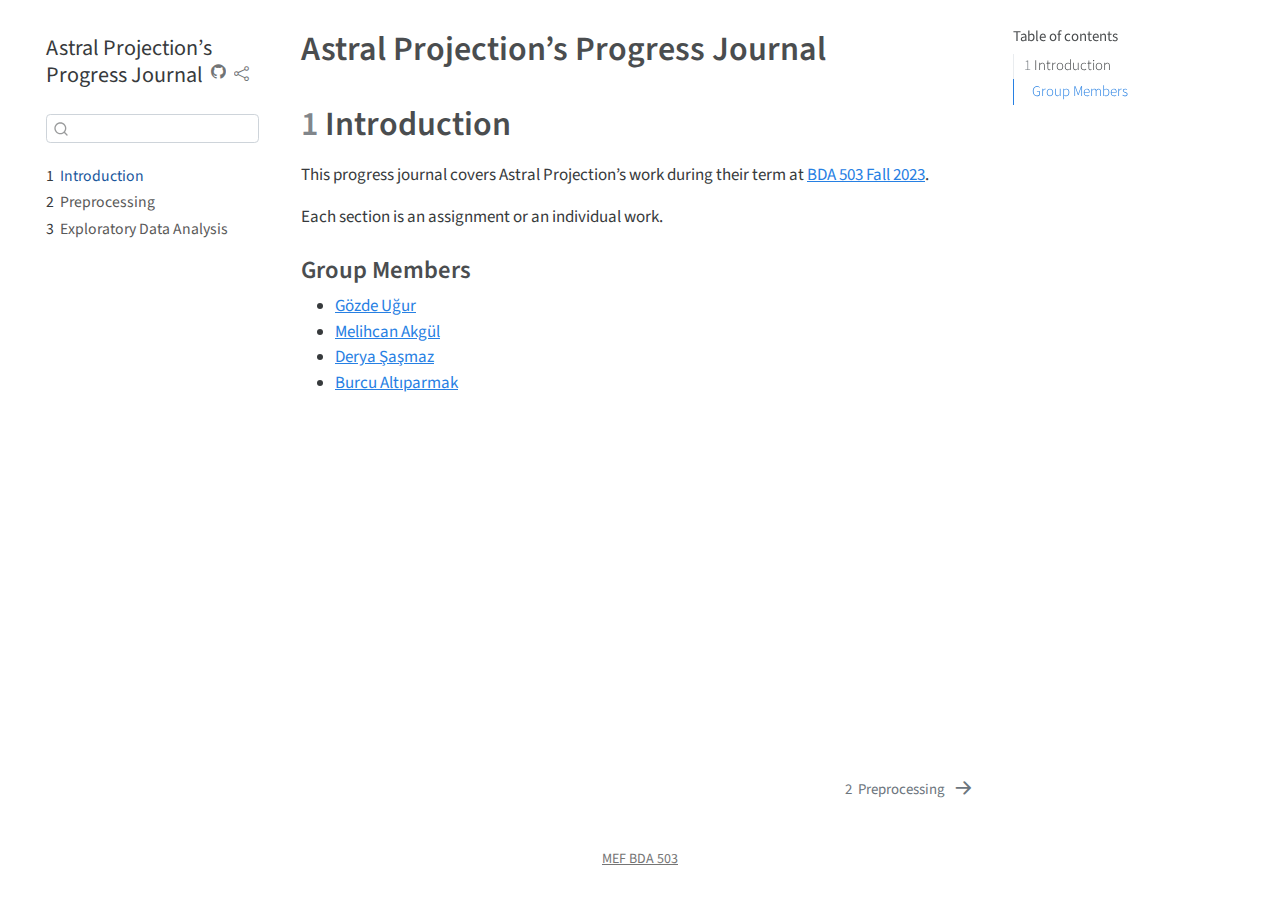
<file: index.html>
<!DOCTYPE html>
<html xmlns="http://www.w3.org/1999/xhtml" lang="en" xml:lang="en"><head>

<meta charset="utf-8">
<meta name="generator" content="quarto-1.3.450">

<meta name="viewport" content="width=device-width, initial-scale=1.0, user-scalable=yes">


<title>Astral Projection’s Progress Journal</title>
<style>
code{white-space: pre-wrap;}
span.smallcaps{font-variant: small-caps;}
div.columns{display: flex; gap: min(4vw, 1.5em);}
div.column{flex: auto; overflow-x: auto;}
div.hanging-indent{margin-left: 1.5em; text-indent: -1.5em;}
ul.task-list{list-style: none;}
ul.task-list li input[type="checkbox"] {
  width: 0.8em;
  margin: 0 0.8em 0.2em -1em; /* quarto-specific, see https://github.com/quarto-dev/quarto-cli/issues/4556 */ 
  vertical-align: middle;
}
</style>


<script src="site_libs/quarto-nav/quarto-nav.js"></script>
<script src="site_libs/quarto-nav/headroom.min.js"></script>
<script src="site_libs/clipboard/clipboard.min.js"></script>
<script src="site_libs/quarto-search/autocomplete.umd.js"></script>
<script src="site_libs/quarto-search/fuse.min.js"></script>
<script src="site_libs/quarto-search/quarto-search.js"></script>
<meta name="quarto:offset" content="./">
<link href="./assignment1.html" rel="next">
<script src="site_libs/quarto-html/quarto.js"></script>
<script src="site_libs/quarto-html/popper.min.js"></script>
<script src="site_libs/quarto-html/tippy.umd.min.js"></script>
<script src="site_libs/quarto-html/anchor.min.js"></script>
<link href="site_libs/quarto-html/tippy.css" rel="stylesheet">
<link href="site_libs/quarto-html/quarto-syntax-highlighting.css" rel="stylesheet" id="quarto-text-highlighting-styles">
<script src="site_libs/bootstrap/bootstrap.min.js"></script>
<link href="site_libs/bootstrap/bootstrap-icons.css" rel="stylesheet">
<link href="site_libs/bootstrap/bootstrap.min.css" rel="stylesheet" id="quarto-bootstrap" data-mode="light">
<script id="quarto-search-options" type="application/json">{
  "location": "sidebar",
  "copy-button": false,
  "collapse-after": 3,
  "panel-placement": "start",
  "type": "textbox",
  "limit": 20,
  "language": {
    "search-no-results-text": "No results",
    "search-matching-documents-text": "matching documents",
    "search-copy-link-title": "Copy link to search",
    "search-hide-matches-text": "Hide additional matches",
    "search-more-match-text": "more match in this document",
    "search-more-matches-text": "more matches in this document",
    "search-clear-button-title": "Clear",
    "search-detached-cancel-button-title": "Cancel",
    "search-submit-button-title": "Submit",
    "search-label": "Search"
  }
}</script>


</head>

<body class="nav-sidebar floating">

<div id="quarto-search-results"></div>
  <header id="quarto-header" class="headroom fixed-top">
  <nav class="quarto-secondary-nav">
    <div class="container-fluid d-flex">
      <button type="button" class="quarto-btn-toggle btn" data-bs-toggle="collapse" data-bs-target="#quarto-sidebar,#quarto-sidebar-glass" aria-controls="quarto-sidebar" aria-expanded="false" aria-label="Toggle sidebar navigation" onclick="if (window.quartoToggleHeadroom) { window.quartoToggleHeadroom(); }">
        <i class="bi bi-layout-text-sidebar-reverse"></i>
      </button>
      <nav class="quarto-page-breadcrumbs" aria-label="breadcrumb"><ol class="breadcrumb"><li class="breadcrumb-item"><a href="./index.html"><span class="chapter-number">1</span>&nbsp; <span class="chapter-title">Introduction</span></a></li></ol></nav>
      <a class="flex-grow-1" role="button" data-bs-toggle="collapse" data-bs-target="#quarto-sidebar,#quarto-sidebar-glass" aria-controls="quarto-sidebar" aria-expanded="false" aria-label="Toggle sidebar navigation" onclick="if (window.quartoToggleHeadroom) { window.quartoToggleHeadroom(); }">      
      </a>
      <button type="button" class="btn quarto-search-button" aria-label="" onclick="window.quartoOpenSearch();">
        <i class="bi bi-search"></i>
      </button>
    </div>
  </nav>
</header>
<!-- content -->
<div id="quarto-content" class="quarto-container page-columns page-rows-contents page-layout-article">
<!-- sidebar -->
  <nav id="quarto-sidebar" class="sidebar collapse collapse-horizontal sidebar-navigation floating overflow-auto">
    <div class="pt-lg-2 mt-2 text-left sidebar-header">
    <div class="sidebar-title mb-0 py-0">
      <a href="./">Astral Projection’s Progress Journal</a> 
        <div class="sidebar-tools-main">
    <a href="https://github.com/pjournal/mef07g-astralprojection" rel="" title="Source Code" class="quarto-navigation-tool px-1" aria-label="Source Code"><i class="bi bi-github"></i></a>
    <div class="dropdown">
      <a href="" title="Share" id="quarto-navigation-tool-dropdown-0" class="quarto-navigation-tool dropdown-toggle px-1" data-bs-toggle="dropdown" aria-expanded="false" aria-label="Share"><i class="bi bi-share"></i></a>
      <ul class="dropdown-menu" aria-labelledby="quarto-navigation-tool-dropdown-0">
          <li>
            <a class="dropdown-item sidebar-tools-main-item" href="https://twitter.com/intent/tweet?url=|url|">
              <i class="bi bi-bi-twitter pe-1"></i>
            Twitter
            </a>
          </li>
          <li>
            <a class="dropdown-item sidebar-tools-main-item" href="https://www.facebook.com/sharer/sharer.php?u=|url|">
              <i class="bi bi-bi-facebook pe-1"></i>
            Facebook
            </a>
          </li>
      </ul>
    </div>
</div>
    </div>
      </div>
        <div class="mt-2 flex-shrink-0 align-items-center">
        <div class="sidebar-search">
        <div id="quarto-search" class="" title="Search"></div>
        </div>
        </div>
    <div class="sidebar-menu-container"> 
    <ul class="list-unstyled mt-1">
        <li class="sidebar-item">
  <div class="sidebar-item-container"> 
  <a href="./index.html" class="sidebar-item-text sidebar-link active">
 <span class="menu-text"><span class="chapter-number">1</span>&nbsp; <span class="chapter-title">Introduction</span></span></a>
  </div>
</li>
        <li class="sidebar-item">
  <div class="sidebar-item-container"> 
  <a href="./assignment1.html" class="sidebar-item-text sidebar-link">
 <span class="menu-text"><span class="chapter-number">2</span>&nbsp; <span class="chapter-title">Preprocessing</span></span></a>
  </div>
</li>
        <li class="sidebar-item">
  <div class="sidebar-item-container"> 
  <a href="./eda.html" class="sidebar-item-text sidebar-link">
 <span class="menu-text"><span class="chapter-number">3</span>&nbsp; <span class="chapter-title">Exploratory Data Analysis</span></span></a>
  </div>
</li>
    </ul>
    </div>
</nav>
<div id="quarto-sidebar-glass" data-bs-toggle="collapse" data-bs-target="#quarto-sidebar,#quarto-sidebar-glass"></div>
<!-- margin-sidebar -->
    <div id="quarto-margin-sidebar" class="sidebar margin-sidebar">
        <nav id="TOC" role="doc-toc" class="toc-active">
    <h2 id="toc-title">Table of contents</h2>
   
  <ul>
  <li><a href="#introduction" id="toc-introduction" class="nav-link active" data-scroll-target="#introduction"><span class="header-section-number">1</span> Introduction</a>
  <ul class="collapse">
  <li><a href="#group-members" id="toc-group-members" class="nav-link" data-scroll-target="#group-members">Group Members</a></li>
  </ul></li>
  </ul>
</nav>
    </div>
<!-- main -->
<main class="content" id="quarto-document-content">

<header id="title-block-header" class="quarto-title-block default">
<div class="quarto-title">
<h1 class="title">Astral Projection’s Progress Journal</h1>
</div>



<div class="quarto-title-meta">

    
  
    
  </div>
  

</header>

<section id="introduction" class="level1" data-number="1">
<h1 data-number="1"><span class="header-section-number">1</span> Introduction</h1>
<!-- DO NOT TOUCH THIS PART EXCEPT FILLING YOUR OR YOUR GROUP's NAME -->
<p>This progress journal covers Astral Projection’s work during their term at <a href="https://mef-bda503.github.io/fall23/">BDA 503 Fall 2023</a>.</p>
<p>Each section is an assignment or an individual work.</p>
<!-- IF THIS IS A GROUP UNCOMMENT BELOW -->
<section id="group-members" class="level3 unnumbered">
<h3 class="unnumbered anchored" data-anchor-id="group-members">Group Members</h3>
<ul>
<li><a href="https://pjournal.github.io/mef07-GozdeUgurK/">Gözde Uğur</a></li>
<li><a href="https://pjournal.github.io/mef07-meakgul/">Melihcan Akgül</a></li>
<li><a href="https://pjournal.github.io/mef07-sasmazd/">Derya Şaşmaz</a></li>
<li><a href="https://pjournal.github.io/mef07-BurcuAltiparmak/">Burcu Altıparmak</a></li>
</ul>


</section>
</section>

</main> <!-- /main -->
<script id="quarto-html-after-body" type="application/javascript">
window.document.addEventListener("DOMContentLoaded", function (event) {
  const toggleBodyColorMode = (bsSheetEl) => {
    const mode = bsSheetEl.getAttribute("data-mode");
    const bodyEl = window.document.querySelector("body");
    if (mode === "dark") {
      bodyEl.classList.add("quarto-dark");
      bodyEl.classList.remove("quarto-light");
    } else {
      bodyEl.classList.add("quarto-light");
      bodyEl.classList.remove("quarto-dark");
    }
  }
  const toggleBodyColorPrimary = () => {
    const bsSheetEl = window.document.querySelector("link#quarto-bootstrap");
    if (bsSheetEl) {
      toggleBodyColorMode(bsSheetEl);
    }
  }
  toggleBodyColorPrimary();  
  const icon = "";
  const anchorJS = new window.AnchorJS();
  anchorJS.options = {
    placement: 'right',
    icon: icon
  };
  anchorJS.add('.anchored');
  const isCodeAnnotation = (el) => {
    for (const clz of el.classList) {
      if (clz.startsWith('code-annotation-')) {                     
        return true;
      }
    }
    return false;
  }
  const clipboard = new window.ClipboardJS('.code-copy-button', {
    text: function(trigger) {
      const codeEl = trigger.previousElementSibling.cloneNode(true);
      for (const childEl of codeEl.children) {
        if (isCodeAnnotation(childEl)) {
          childEl.remove();
        }
      }
      return codeEl.innerText;
    }
  });
  clipboard.on('success', function(e) {
    // button target
    const button = e.trigger;
    // don't keep focus
    button.blur();
    // flash "checked"
    button.classList.add('code-copy-button-checked');
    var currentTitle = button.getAttribute("title");
    button.setAttribute("title", "Copied!");
    let tooltip;
    if (window.bootstrap) {
      button.setAttribute("data-bs-toggle", "tooltip");
      button.setAttribute("data-bs-placement", "left");
      button.setAttribute("data-bs-title", "Copied!");
      tooltip = new bootstrap.Tooltip(button, 
        { trigger: "manual", 
          customClass: "code-copy-button-tooltip",
          offset: [0, -8]});
      tooltip.show();    
    }
    setTimeout(function() {
      if (tooltip) {
        tooltip.hide();
        button.removeAttribute("data-bs-title");
        button.removeAttribute("data-bs-toggle");
        button.removeAttribute("data-bs-placement");
      }
      button.setAttribute("title", currentTitle);
      button.classList.remove('code-copy-button-checked');
    }, 1000);
    // clear code selection
    e.clearSelection();
  });
  function tippyHover(el, contentFn) {
    const config = {
      allowHTML: true,
      content: contentFn,
      maxWidth: 500,
      delay: 100,
      arrow: false,
      appendTo: function(el) {
          return el.parentElement;
      },
      interactive: true,
      interactiveBorder: 10,
      theme: 'quarto',
      placement: 'bottom-start'
    };
    window.tippy(el, config); 
  }
  const noterefs = window.document.querySelectorAll('a[role="doc-noteref"]');
  for (var i=0; i<noterefs.length; i++) {
    const ref = noterefs[i];
    tippyHover(ref, function() {
      // use id or data attribute instead here
      let href = ref.getAttribute('data-footnote-href') || ref.getAttribute('href');
      try { href = new URL(href).hash; } catch {}
      const id = href.replace(/^#\/?/, "");
      const note = window.document.getElementById(id);
      return note.innerHTML;
    });
  }
      let selectedAnnoteEl;
      const selectorForAnnotation = ( cell, annotation) => {
        let cellAttr = 'data-code-cell="' + cell + '"';
        let lineAttr = 'data-code-annotation="' +  annotation + '"';
        const selector = 'span[' + cellAttr + '][' + lineAttr + ']';
        return selector;
      }
      const selectCodeLines = (annoteEl) => {
        const doc = window.document;
        const targetCell = annoteEl.getAttribute("data-target-cell");
        const targetAnnotation = annoteEl.getAttribute("data-target-annotation");
        const annoteSpan = window.document.querySelector(selectorForAnnotation(targetCell, targetAnnotation));
        const lines = annoteSpan.getAttribute("data-code-lines").split(",");
        const lineIds = lines.map((line) => {
          return targetCell + "-" + line;
        })
        let top = null;
        let height = null;
        let parent = null;
        if (lineIds.length > 0) {
            //compute the position of the single el (top and bottom and make a div)
            const el = window.document.getElementById(lineIds[0]);
            top = el.offsetTop;
            height = el.offsetHeight;
            parent = el.parentElement.parentElement;
          if (lineIds.length > 1) {
            const lastEl = window.document.getElementById(lineIds[lineIds.length - 1]);
            const bottom = lastEl.offsetTop + lastEl.offsetHeight;
            height = bottom - top;
          }
          if (top !== null && height !== null && parent !== null) {
            // cook up a div (if necessary) and position it 
            let div = window.document.getElementById("code-annotation-line-highlight");
            if (div === null) {
              div = window.document.createElement("div");
              div.setAttribute("id", "code-annotation-line-highlight");
              div.style.position = 'absolute';
              parent.appendChild(div);
            }
            div.style.top = top - 2 + "px";
            div.style.height = height + 4 + "px";
            let gutterDiv = window.document.getElementById("code-annotation-line-highlight-gutter");
            if (gutterDiv === null) {
              gutterDiv = window.document.createElement("div");
              gutterDiv.setAttribute("id", "code-annotation-line-highlight-gutter");
              gutterDiv.style.position = 'absolute';
              const codeCell = window.document.getElementById(targetCell);
              const gutter = codeCell.querySelector('.code-annotation-gutter');
              gutter.appendChild(gutterDiv);
            }
            gutterDiv.style.top = top - 2 + "px";
            gutterDiv.style.height = height + 4 + "px";
          }
          selectedAnnoteEl = annoteEl;
        }
      };
      const unselectCodeLines = () => {
        const elementsIds = ["code-annotation-line-highlight", "code-annotation-line-highlight-gutter"];
        elementsIds.forEach((elId) => {
          const div = window.document.getElementById(elId);
          if (div) {
            div.remove();
          }
        });
        selectedAnnoteEl = undefined;
      };
      // Attach click handler to the DT
      const annoteDls = window.document.querySelectorAll('dt[data-target-cell]');
      for (const annoteDlNode of annoteDls) {
        annoteDlNode.addEventListener('click', (event) => {
          const clickedEl = event.target;
          if (clickedEl !== selectedAnnoteEl) {
            unselectCodeLines();
            const activeEl = window.document.querySelector('dt[data-target-cell].code-annotation-active');
            if (activeEl) {
              activeEl.classList.remove('code-annotation-active');
            }
            selectCodeLines(clickedEl);
            clickedEl.classList.add('code-annotation-active');
          } else {
            // Unselect the line
            unselectCodeLines();
            clickedEl.classList.remove('code-annotation-active');
          }
        });
      }
  const findCites = (el) => {
    const parentEl = el.parentElement;
    if (parentEl) {
      const cites = parentEl.dataset.cites;
      if (cites) {
        return {
          el,
          cites: cites.split(' ')
        };
      } else {
        return findCites(el.parentElement)
      }
    } else {
      return undefined;
    }
  };
  var bibliorefs = window.document.querySelectorAll('a[role="doc-biblioref"]');
  for (var i=0; i<bibliorefs.length; i++) {
    const ref = bibliorefs[i];
    const citeInfo = findCites(ref);
    if (citeInfo) {
      tippyHover(citeInfo.el, function() {
        var popup = window.document.createElement('div');
        citeInfo.cites.forEach(function(cite) {
          var citeDiv = window.document.createElement('div');
          citeDiv.classList.add('hanging-indent');
          citeDiv.classList.add('csl-entry');
          var biblioDiv = window.document.getElementById('ref-' + cite);
          if (biblioDiv) {
            citeDiv.innerHTML = biblioDiv.innerHTML;
          }
          popup.appendChild(citeDiv);
        });
        return popup.innerHTML;
      });
    }
  }
});
</script>
<nav class="page-navigation">
  <div class="nav-page nav-page-previous">
  </div>
  <div class="nav-page nav-page-next">
      <a href="./assignment1.html" class="pagination-link">
        <span class="nav-page-text"><span class="chapter-number">2</span>&nbsp; <span class="chapter-title">Preprocessing</span></span> <i class="bi bi-arrow-right-short"></i>
      </a>
  </div>
</nav>
</div> <!-- /content -->
<footer class="footer">
  <div class="nav-footer">
    <div class="nav-footer-left">
      &nbsp;
    </div>   
    <div class="nav-footer-center"><a href="https://mef-bda503.github.io">MEF BDA 503</a></div>
    <div class="nav-footer-right">
      &nbsp;
    </div>
  </div>
</footer>



</body></html>
</file>
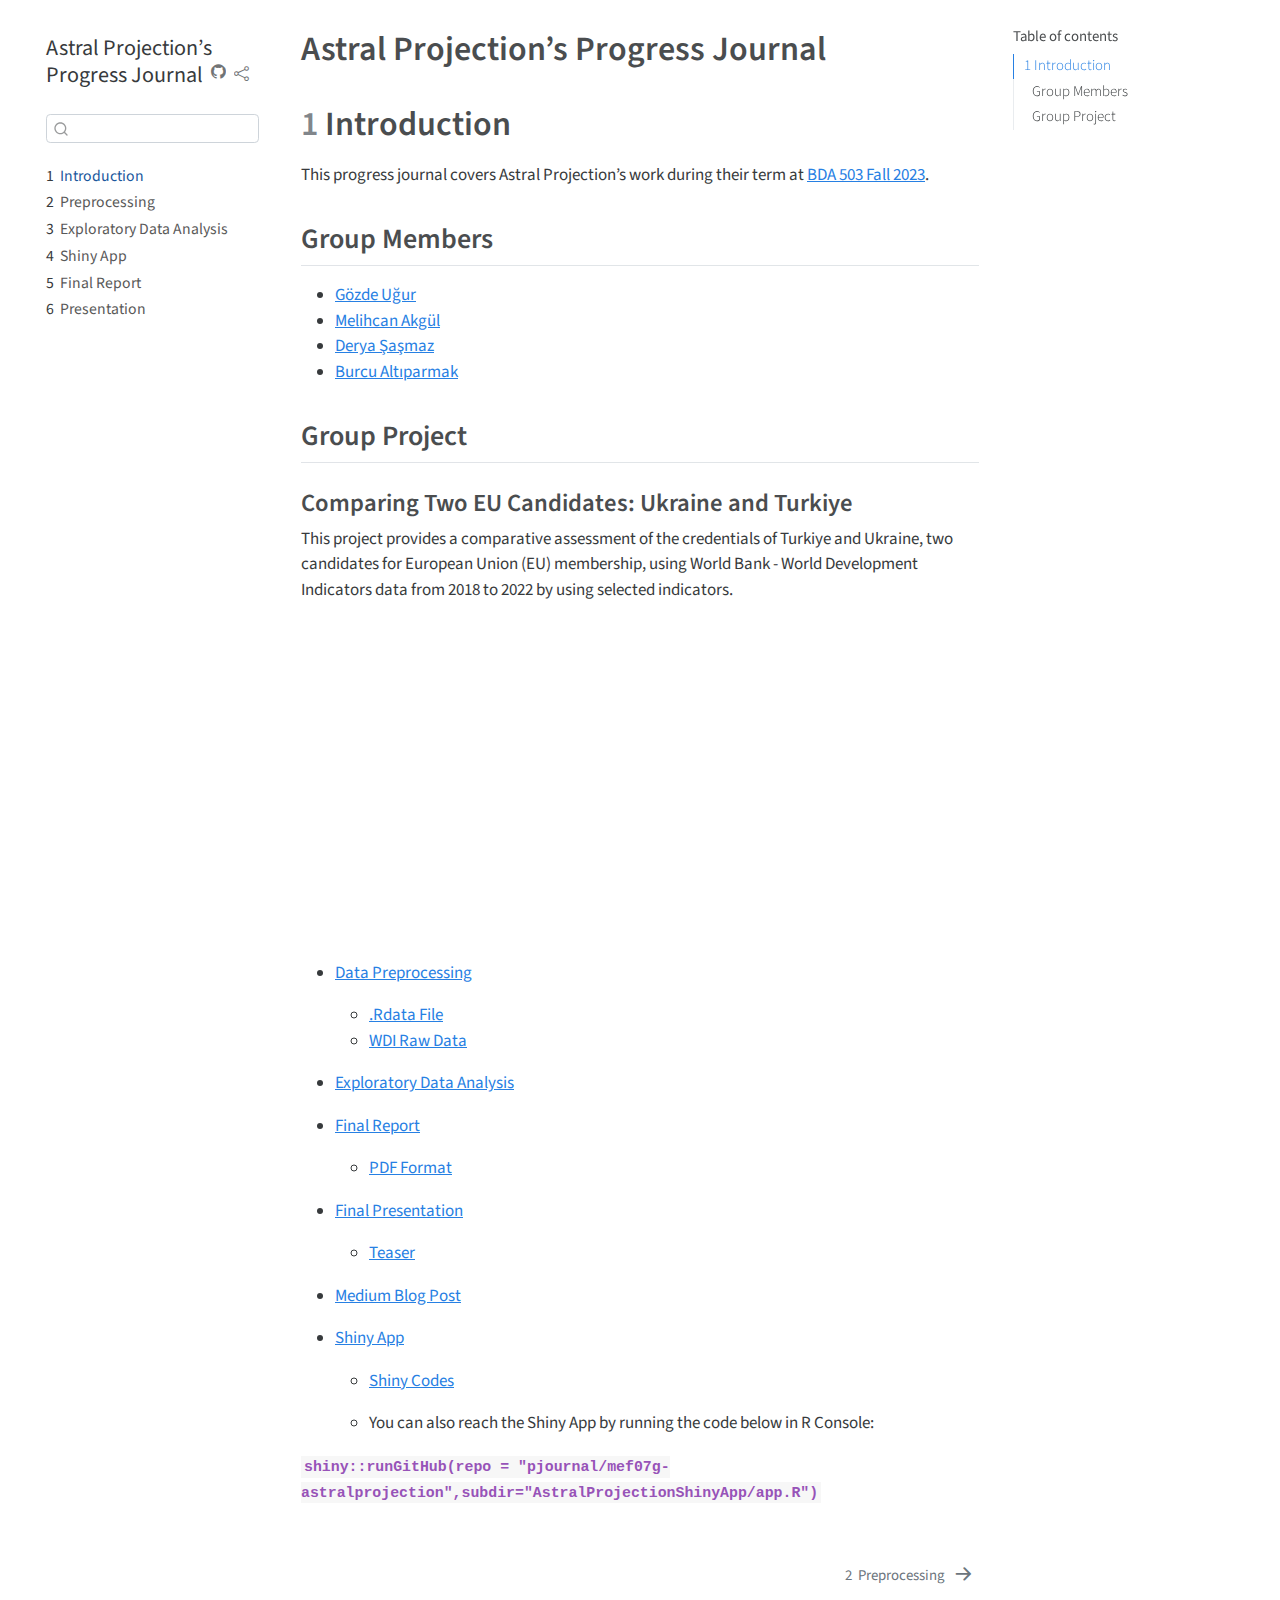
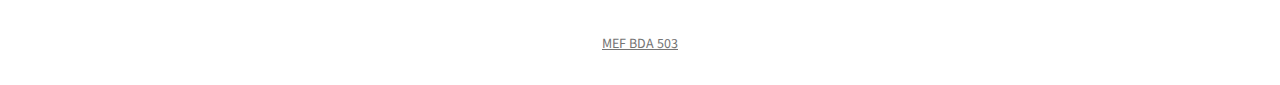
<file: docs/index.html>
<!DOCTYPE html>
<html xmlns="http://www.w3.org/1999/xhtml" lang="en" xml:lang="en"><head>

<meta charset="utf-8">
<meta name="generator" content="quarto-1.3.450">

<meta name="viewport" content="width=device-width, initial-scale=1.0, user-scalable=yes">


<title>Astral Projection’s Progress Journal</title>
<style>
code{white-space: pre-wrap;}
span.smallcaps{font-variant: small-caps;}
div.columns{display: flex; gap: min(4vw, 1.5em);}
div.column{flex: auto; overflow-x: auto;}
div.hanging-indent{margin-left: 1.5em; text-indent: -1.5em;}
ul.task-list{list-style: none;}
ul.task-list li input[type="checkbox"] {
  width: 0.8em;
  margin: 0 0.8em 0.2em -1em; /* quarto-specific, see https://github.com/quarto-dev/quarto-cli/issues/4556 */ 
  vertical-align: middle;
}
</style>


<script src="site_libs/quarto-nav/quarto-nav.js"></script>
<script src="site_libs/quarto-nav/headroom.min.js"></script>
<script src="site_libs/clipboard/clipboard.min.js"></script>
<script src="site_libs/quarto-search/autocomplete.umd.js"></script>
<script src="site_libs/quarto-search/fuse.min.js"></script>
<script src="site_libs/quarto-search/quarto-search.js"></script>
<meta name="quarto:offset" content="./">
<link href="./assignment1.html" rel="next">
<script src="site_libs/quarto-html/quarto.js"></script>
<script src="site_libs/quarto-html/popper.min.js"></script>
<script src="site_libs/quarto-html/tippy.umd.min.js"></script>
<script src="site_libs/quarto-html/anchor.min.js"></script>
<link href="site_libs/quarto-html/tippy.css" rel="stylesheet">
<link href="site_libs/quarto-html/quarto-syntax-highlighting.css" rel="stylesheet" id="quarto-text-highlighting-styles">
<script src="site_libs/bootstrap/bootstrap.min.js"></script>
<link href="site_libs/bootstrap/bootstrap-icons.css" rel="stylesheet">
<link href="site_libs/bootstrap/bootstrap.min.css" rel="stylesheet" id="quarto-bootstrap" data-mode="light">
<script id="quarto-search-options" type="application/json">{
  "location": "sidebar",
  "copy-button": false,
  "collapse-after": 3,
  "panel-placement": "start",
  "type": "textbox",
  "limit": 20,
  "language": {
    "search-no-results-text": "No results",
    "search-matching-documents-text": "matching documents",
    "search-copy-link-title": "Copy link to search",
    "search-hide-matches-text": "Hide additional matches",
    "search-more-match-text": "more match in this document",
    "search-more-matches-text": "more matches in this document",
    "search-clear-button-title": "Clear",
    "search-detached-cancel-button-title": "Cancel",
    "search-submit-button-title": "Submit",
    "search-label": "Search"
  }
}</script>


</head>

<body class="nav-sidebar floating">

<div id="quarto-search-results"></div>
  <header id="quarto-header" class="headroom fixed-top">
  <nav class="quarto-secondary-nav">
    <div class="container-fluid d-flex">
      <button type="button" class="quarto-btn-toggle btn" data-bs-toggle="collapse" data-bs-target="#quarto-sidebar,#quarto-sidebar-glass" aria-controls="quarto-sidebar" aria-expanded="false" aria-label="Toggle sidebar navigation" onclick="if (window.quartoToggleHeadroom) { window.quartoToggleHeadroom(); }">
        <i class="bi bi-layout-text-sidebar-reverse"></i>
      </button>
      <nav class="quarto-page-breadcrumbs" aria-label="breadcrumb"><ol class="breadcrumb"><li class="breadcrumb-item"><a href="./index.html"><span class="chapter-number">1</span>&nbsp; <span class="chapter-title">Introduction</span></a></li></ol></nav>
      <a class="flex-grow-1" role="button" data-bs-toggle="collapse" data-bs-target="#quarto-sidebar,#quarto-sidebar-glass" aria-controls="quarto-sidebar" aria-expanded="false" aria-label="Toggle sidebar navigation" onclick="if (window.quartoToggleHeadroom) { window.quartoToggleHeadroom(); }">      
      </a>
      <button type="button" class="btn quarto-search-button" aria-label="" onclick="window.quartoOpenSearch();">
        <i class="bi bi-search"></i>
      </button>
    </div>
  </nav>
</header>
<!-- content -->
<div id="quarto-content" class="quarto-container page-columns page-rows-contents page-layout-article">
<!-- sidebar -->
  <nav id="quarto-sidebar" class="sidebar collapse collapse-horizontal sidebar-navigation floating overflow-auto">
    <div class="pt-lg-2 mt-2 text-left sidebar-header">
    <div class="sidebar-title mb-0 py-0">
      <a href="./">Astral Projection’s Progress Journal</a> 
        <div class="sidebar-tools-main">
    <a href="https://github.com/pjournal/mef07g-astralprojection" rel="" title="Source Code" class="quarto-navigation-tool px-1" aria-label="Source Code"><i class="bi bi-github"></i></a>
    <div class="dropdown">
      <a href="" title="Share" id="quarto-navigation-tool-dropdown-0" class="quarto-navigation-tool dropdown-toggle px-1" data-bs-toggle="dropdown" aria-expanded="false" aria-label="Share"><i class="bi bi-share"></i></a>
      <ul class="dropdown-menu" aria-labelledby="quarto-navigation-tool-dropdown-0">
          <li>
            <a class="dropdown-item sidebar-tools-main-item" href="https://twitter.com/intent/tweet?url=|url|">
              <i class="bi bi-bi-twitter pe-1"></i>
            Twitter
            </a>
          </li>
          <li>
            <a class="dropdown-item sidebar-tools-main-item" href="https://www.facebook.com/sharer/sharer.php?u=|url|">
              <i class="bi bi-bi-facebook pe-1"></i>
            Facebook
            </a>
          </li>
      </ul>
    </div>
</div>
    </div>
      </div>
        <div class="mt-2 flex-shrink-0 align-items-center">
        <div class="sidebar-search">
        <div id="quarto-search" class="" title="Search"></div>
        </div>
        </div>
    <div class="sidebar-menu-container"> 
    <ul class="list-unstyled mt-1">
        <li class="sidebar-item">
  <div class="sidebar-item-container"> 
  <a href="./index.html" class="sidebar-item-text sidebar-link active">
 <span class="menu-text"><span class="chapter-number">1</span>&nbsp; <span class="chapter-title">Introduction</span></span></a>
  </div>
</li>
        <li class="sidebar-item">
  <div class="sidebar-item-container"> 
  <a href="./assignment1.html" class="sidebar-item-text sidebar-link">
 <span class="menu-text"><span class="chapter-number">2</span>&nbsp; <span class="chapter-title">Preprocessing</span></span></a>
  </div>
</li>
        <li class="sidebar-item">
  <div class="sidebar-item-container"> 
  <a href="./eda.html" class="sidebar-item-text sidebar-link">
 <span class="menu-text"><span class="chapter-number">3</span>&nbsp; <span class="chapter-title">Exploratory Data Analysis</span></span></a>
  </div>
</li>
        <li class="sidebar-item">
  <div class="sidebar-item-container"> 
  <a href="./shinyapp.html" class="sidebar-item-text sidebar-link">
 <span class="menu-text"><span class="chapter-number">4</span>&nbsp; <span class="chapter-title">Shiny App</span></span></a>
  </div>
</li>
        <li class="sidebar-item">
  <div class="sidebar-item-container"> 
  <a href="./report.html" class="sidebar-item-text sidebar-link">
 <span class="menu-text"><span class="chapter-number">5</span>&nbsp; <span class="chapter-title">Final Report</span></span></a>
  </div>
</li>
        <li class="sidebar-item">
  <div class="sidebar-item-container"> 
  <a href="./presentation.html" class="sidebar-item-text sidebar-link">
 <span class="menu-text"><span class="chapter-number">6</span>&nbsp; <span class="chapter-title">Presentation</span></span></a>
  </div>
</li>
    </ul>
    </div>
</nav>
<div id="quarto-sidebar-glass" data-bs-toggle="collapse" data-bs-target="#quarto-sidebar,#quarto-sidebar-glass"></div>
<!-- margin-sidebar -->
    <div id="quarto-margin-sidebar" class="sidebar margin-sidebar">
        <nav id="TOC" role="doc-toc" class="toc-active">
    <h2 id="toc-title">Table of contents</h2>
   
  <ul>
  <li><a href="#introduction" id="toc-introduction" class="nav-link active" data-scroll-target="#introduction"><span class="header-section-number">1</span> Introduction</a>
  <ul class="collapse">
  <li><a href="#group-members" id="toc-group-members" class="nav-link" data-scroll-target="#group-members">Group Members</a></li>
  <li><a href="#group-project" id="toc-group-project" class="nav-link" data-scroll-target="#group-project">Group Project</a>
  <ul class="collapse">
  <li><a href="#comparing-two-eu-candidates-ukraine-and-turkiye" id="toc-comparing-two-eu-candidates-ukraine-and-turkiye" class="nav-link" data-scroll-target="#comparing-two-eu-candidates-ukraine-and-turkiye">Comparing Two EU Candidates: Ukraine and Turkiye</a></li>
  </ul></li>
  </ul></li>
  </ul>
</nav>
    </div>
<!-- main -->
<main class="content" id="quarto-document-content">

<header id="title-block-header" class="quarto-title-block default">
<div class="quarto-title">
<h1 class="title">Astral Projection’s Progress Journal</h1>
</div>



<div class="quarto-title-meta">

    
  
    
  </div>
  

</header>

<section id="introduction" class="level1" data-number="1">
<h1 data-number="1"><span class="header-section-number">1</span> Introduction</h1>
<p>This progress journal covers Astral Projection’s work during their term at <a href="https://mef-bda503.github.io/fall23/">BDA 503 Fall 2023</a>.</p>
<section id="group-members" class="level2 unnumbered">
<h2 class="unnumbered anchored" data-anchor-id="group-members">Group Members</h2>
<ul>
<li><a href="https://pjournal.github.io/mef07-GozdeUgurK/">Gözde Uğur</a></li>
<li><a href="https://pjournal.github.io/mef07-meakgul/">Melihcan Akgül</a></li>
<li><a href="https://pjournal.github.io/mef07-sasmazd/">Derya Şaşmaz</a></li>
<li><a href="https://pjournal.github.io/mef07-BurcuAltiparmak/">Burcu Altıparmak</a></li>
</ul>
</section>
<section id="group-project" class="level2 unnumbered">
<h2 class="unnumbered anchored" data-anchor-id="group-project">Group Project</h2>
<section id="comparing-two-eu-candidates-ukraine-and-turkiye" class="level3 unnumbered">
<h3 class="unnumbered anchored" data-anchor-id="comparing-two-eu-candidates-ukraine-and-turkiye">Comparing Two EU Candidates: Ukraine and Turkiye</h3>
<p>This project provides a comparative assessment of the credentials of Turkiye and Ukraine, two candidates for European Union (EU) membership, using World Bank - World Development Indicators data from 2018 to 2022 by using selected indicators.</p>
<div style="text-align: center;">
<iframe width="560" height="315" src="https://www.youtube.com/embed/7guNbHgJzgI?si=Nc9yKOeOozXgEHVR" title="YouTube video player" frameborder="0" allow="accelerometer; autoplay; clipboard-write; encrypted-media; gyroscope; picture-in-picture; web-share" allowfullscreen="">
</iframe>

</div>
<ul>
<li><p><a href="https://pjournal.github.io/mef07g-astralprojection/assignment1.html">Data Preprocessing</a></p>
<ul>
<li><a href="https://github.com/pjournal/mef07g-astralprojection/blob/main/world_bank_data.rds">.Rdata File</a></li>
<li><a href="https://github.com/vincentarelbundock/WDI">WDI Raw Data</a></li>
</ul></li>
<li><p><a href="https://pjournal.github.io/mef07g-astralprojection/eda.html">Exploratory Data Analysis</a></p></li>
<li><p><a href="https://pjournal.github.io/mef07g-astralprojection/report.html">Final Report</a></p>
<ul>
<li><a href="https://github.com/pjournal/mef07g-astralprojection/blob/main/FinalReport.pdf">PDF Format</a></li>
</ul></li>
<li><p><a href="https://github.com/pjournal/mef07g-astralprojection/blob/main/WDI%20Final%20Presentation_Final.pptx">Final Presentation</a></p>
<ul>
<li><a href="https://www.youtube.com/watch?v=7guNbHgJzgI">Teaser</a></li>
</ul></li>
<li><p><a href="https://medium.com/eda-journal/european-union-candidates-turkiye-and-ukraine-a-comparative-analysis-aad0648b8b27">Medium Blog Post</a></p></li>
<li><p><a href="https://gozdeugurkayar.shinyapps.io/AstralProjection/">Shiny App</a></p>
<ul>
<li><p><a href="https://github.com/pjournal/mef07g-astralprojection/blob/main/AstralProjectionShinyApp/app.R">Shiny Codes</a></p></li>
<li><p>You can also reach the Shiny App by running the code below in R Console:</p></li>
</ul></li>
</ul>
<p><strong><code>shiny::runGitHub(repo = "pjournal/mef07g-astralprojection",subdir="AstralProjectionShinyApp/app.R")</code></strong></p>


</section>
</section>
</section>

</main> <!-- /main -->
<script id="quarto-html-after-body" type="application/javascript">
window.document.addEventListener("DOMContentLoaded", function (event) {
  const toggleBodyColorMode = (bsSheetEl) => {
    const mode = bsSheetEl.getAttribute("data-mode");
    const bodyEl = window.document.querySelector("body");
    if (mode === "dark") {
      bodyEl.classList.add("quarto-dark");
      bodyEl.classList.remove("quarto-light");
    } else {
      bodyEl.classList.add("quarto-light");
      bodyEl.classList.remove("quarto-dark");
    }
  }
  const toggleBodyColorPrimary = () => {
    const bsSheetEl = window.document.querySelector("link#quarto-bootstrap");
    if (bsSheetEl) {
      toggleBodyColorMode(bsSheetEl);
    }
  }
  toggleBodyColorPrimary();  
  const icon = "";
  const anchorJS = new window.AnchorJS();
  anchorJS.options = {
    placement: 'right',
    icon: icon
  };
  anchorJS.add('.anchored');
  const isCodeAnnotation = (el) => {
    for (const clz of el.classList) {
      if (clz.startsWith('code-annotation-')) {                     
        return true;
      }
    }
    return false;
  }
  const clipboard = new window.ClipboardJS('.code-copy-button', {
    text: function(trigger) {
      const codeEl = trigger.previousElementSibling.cloneNode(true);
      for (const childEl of codeEl.children) {
        if (isCodeAnnotation(childEl)) {
          childEl.remove();
        }
      }
      return codeEl.innerText;
    }
  });
  clipboard.on('success', function(e) {
    // button target
    const button = e.trigger;
    // don't keep focus
    button.blur();
    // flash "checked"
    button.classList.add('code-copy-button-checked');
    var currentTitle = button.getAttribute("title");
    button.setAttribute("title", "Copied!");
    let tooltip;
    if (window.bootstrap) {
      button.setAttribute("data-bs-toggle", "tooltip");
      button.setAttribute("data-bs-placement", "left");
      button.setAttribute("data-bs-title", "Copied!");
      tooltip = new bootstrap.Tooltip(button, 
        { trigger: "manual", 
          customClass: "code-copy-button-tooltip",
          offset: [0, -8]});
      tooltip.show();    
    }
    setTimeout(function() {
      if (tooltip) {
        tooltip.hide();
        button.removeAttribute("data-bs-title");
        button.removeAttribute("data-bs-toggle");
        button.removeAttribute("data-bs-placement");
      }
      button.setAttribute("title", currentTitle);
      button.classList.remove('code-copy-button-checked');
    }, 1000);
    // clear code selection
    e.clearSelection();
  });
  function tippyHover(el, contentFn) {
    const config = {
      allowHTML: true,
      content: contentFn,
      maxWidth: 500,
      delay: 100,
      arrow: false,
      appendTo: function(el) {
          return el.parentElement;
      },
      interactive: true,
      interactiveBorder: 10,
      theme: 'quarto',
      placement: 'bottom-start'
    };
    window.tippy(el, config); 
  }
  const noterefs = window.document.querySelectorAll('a[role="doc-noteref"]');
  for (var i=0; i<noterefs.length; i++) {
    const ref = noterefs[i];
    tippyHover(ref, function() {
      // use id or data attribute instead here
      let href = ref.getAttribute('data-footnote-href') || ref.getAttribute('href');
      try { href = new URL(href).hash; } catch {}
      const id = href.replace(/^#\/?/, "");
      const note = window.document.getElementById(id);
      return note.innerHTML;
    });
  }
      let selectedAnnoteEl;
      const selectorForAnnotation = ( cell, annotation) => {
        let cellAttr = 'data-code-cell="' + cell + '"';
        let lineAttr = 'data-code-annotation="' +  annotation + '"';
        const selector = 'span[' + cellAttr + '][' + lineAttr + ']';
        return selector;
      }
      const selectCodeLines = (annoteEl) => {
        const doc = window.document;
        const targetCell = annoteEl.getAttribute("data-target-cell");
        const targetAnnotation = annoteEl.getAttribute("data-target-annotation");
        const annoteSpan = window.document.querySelector(selectorForAnnotation(targetCell, targetAnnotation));
        const lines = annoteSpan.getAttribute("data-code-lines").split(",");
        const lineIds = lines.map((line) => {
          return targetCell + "-" + line;
        })
        let top = null;
        let height = null;
        let parent = null;
        if (lineIds.length > 0) {
            //compute the position of the single el (top and bottom and make a div)
            const el = window.document.getElementById(lineIds[0]);
            top = el.offsetTop;
            height = el.offsetHeight;
            parent = el.parentElement.parentElement;
          if (lineIds.length > 1) {
            const lastEl = window.document.getElementById(lineIds[lineIds.length - 1]);
            const bottom = lastEl.offsetTop + lastEl.offsetHeight;
            height = bottom - top;
          }
          if (top !== null && height !== null && parent !== null) {
            // cook up a div (if necessary) and position it 
            let div = window.document.getElementById("code-annotation-line-highlight");
            if (div === null) {
              div = window.document.createElement("div");
              div.setAttribute("id", "code-annotation-line-highlight");
              div.style.position = 'absolute';
              parent.appendChild(div);
            }
            div.style.top = top - 2 + "px";
            div.style.height = height + 4 + "px";
            let gutterDiv = window.document.getElementById("code-annotation-line-highlight-gutter");
            if (gutterDiv === null) {
              gutterDiv = window.document.createElement("div");
              gutterDiv.setAttribute("id", "code-annotation-line-highlight-gutter");
              gutterDiv.style.position = 'absolute';
              const codeCell = window.document.getElementById(targetCell);
              const gutter = codeCell.querySelector('.code-annotation-gutter');
              gutter.appendChild(gutterDiv);
            }
            gutterDiv.style.top = top - 2 + "px";
            gutterDiv.style.height = height + 4 + "px";
          }
          selectedAnnoteEl = annoteEl;
        }
      };
      const unselectCodeLines = () => {
        const elementsIds = ["code-annotation-line-highlight", "code-annotation-line-highlight-gutter"];
        elementsIds.forEach((elId) => {
          const div = window.document.getElementById(elId);
          if (div) {
            div.remove();
          }
        });
        selectedAnnoteEl = undefined;
      };
      // Attach click handler to the DT
      const annoteDls = window.document.querySelectorAll('dt[data-target-cell]');
      for (const annoteDlNode of annoteDls) {
        annoteDlNode.addEventListener('click', (event) => {
          const clickedEl = event.target;
          if (clickedEl !== selectedAnnoteEl) {
            unselectCodeLines();
            const activeEl = window.document.querySelector('dt[data-target-cell].code-annotation-active');
            if (activeEl) {
              activeEl.classList.remove('code-annotation-active');
            }
            selectCodeLines(clickedEl);
            clickedEl.classList.add('code-annotation-active');
          } else {
            // Unselect the line
            unselectCodeLines();
            clickedEl.classList.remove('code-annotation-active');
          }
        });
      }
  const findCites = (el) => {
    const parentEl = el.parentElement;
    if (parentEl) {
      const cites = parentEl.dataset.cites;
      if (cites) {
        return {
          el,
          cites: cites.split(' ')
        };
      } else {
        return findCites(el.parentElement)
      }
    } else {
      return undefined;
    }
  };
  var bibliorefs = window.document.querySelectorAll('a[role="doc-biblioref"]');
  for (var i=0; i<bibliorefs.length; i++) {
    const ref = bibliorefs[i];
    const citeInfo = findCites(ref);
    if (citeInfo) {
      tippyHover(citeInfo.el, function() {
        var popup = window.document.createElement('div');
        citeInfo.cites.forEach(function(cite) {
          var citeDiv = window.document.createElement('div');
          citeDiv.classList.add('hanging-indent');
          citeDiv.classList.add('csl-entry');
          var biblioDiv = window.document.getElementById('ref-' + cite);
          if (biblioDiv) {
            citeDiv.innerHTML = biblioDiv.innerHTML;
          }
          popup.appendChild(citeDiv);
        });
        return popup.innerHTML;
      });
    }
  }
});
</script>
<nav class="page-navigation">
  <div class="nav-page nav-page-previous">
  </div>
  <div class="nav-page nav-page-next">
      <a href="./assignment1.html" class="pagination-link">
        <span class="nav-page-text"><span class="chapter-number">2</span>&nbsp; <span class="chapter-title">Preprocessing</span></span> <i class="bi bi-arrow-right-short"></i>
      </a>
  </div>
</nav>
</div> <!-- /content -->
<footer class="footer">
  <div class="nav-footer">
    <div class="nav-footer-left">
      &nbsp;
    </div>   
    <div class="nav-footer-center"><a href="https://mef-bda503.github.io">MEF BDA 503</a></div>
    <div class="nav-footer-right">
      &nbsp;
    </div>
  </div>
</footer>



</body></html>
</file>
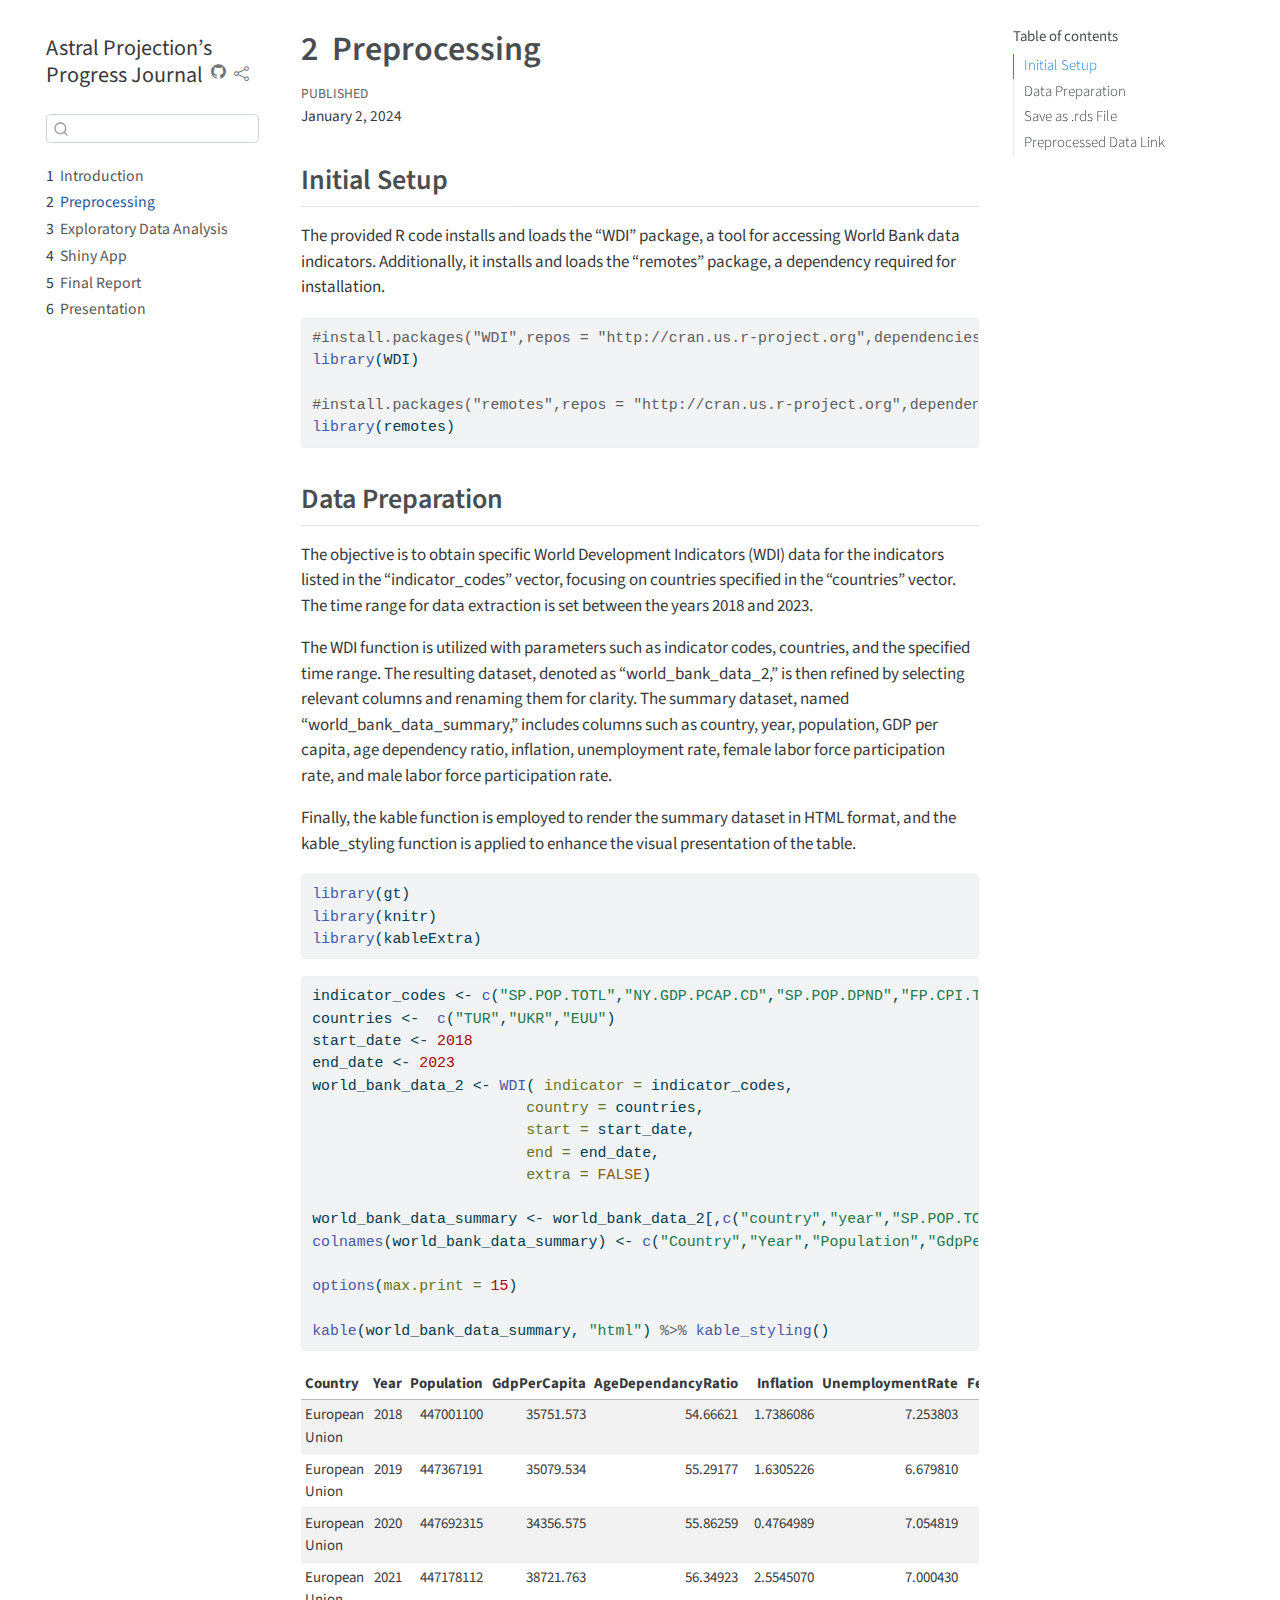
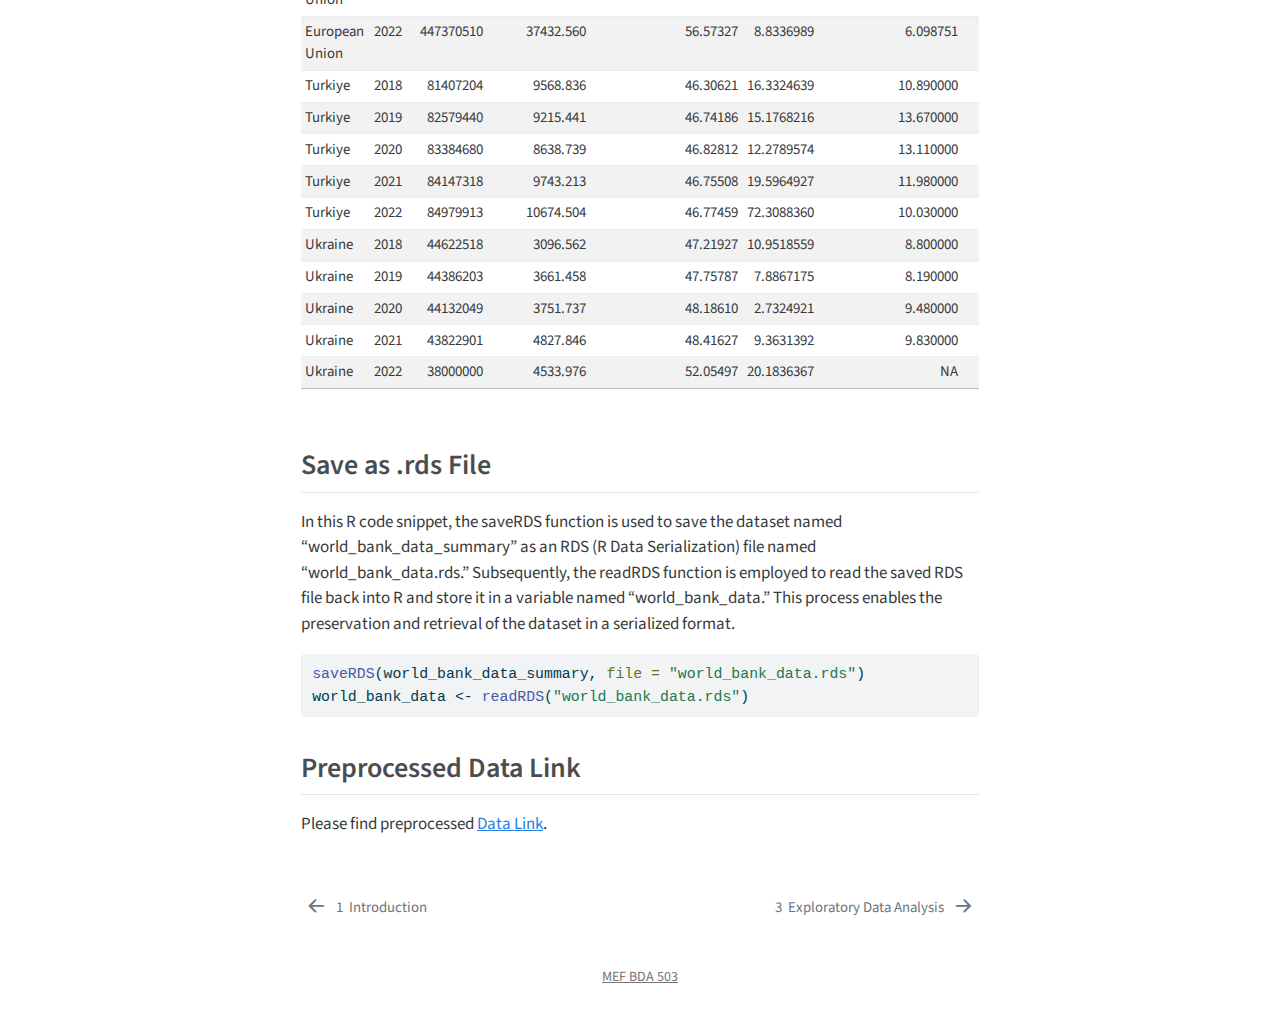
<file: docs/assignment1.html>
<!DOCTYPE html>
<html xmlns="http://www.w3.org/1999/xhtml" lang="en" xml:lang="en"><head>

<meta charset="utf-8">
<meta name="generator" content="quarto-1.3.450">

<meta name="viewport" content="width=device-width, initial-scale=1.0, user-scalable=yes">

<meta name="dcterms.date" content="2024-01-02">

<title>Astral Projection’s Progress Journal - 2&nbsp; Preprocessing</title>
<style>
code{white-space: pre-wrap;}
span.smallcaps{font-variant: small-caps;}
div.columns{display: flex; gap: min(4vw, 1.5em);}
div.column{flex: auto; overflow-x: auto;}
div.hanging-indent{margin-left: 1.5em; text-indent: -1.5em;}
ul.task-list{list-style: none;}
ul.task-list li input[type="checkbox"] {
  width: 0.8em;
  margin: 0 0.8em 0.2em -1em; /* quarto-specific, see https://github.com/quarto-dev/quarto-cli/issues/4556 */ 
  vertical-align: middle;
}
/* CSS for syntax highlighting */
pre > code.sourceCode { white-space: pre; position: relative; }
pre > code.sourceCode > span { display: inline-block; line-height: 1.25; }
pre > code.sourceCode > span:empty { height: 1.2em; }
.sourceCode { overflow: visible; }
code.sourceCode > span { color: inherit; text-decoration: inherit; }
div.sourceCode { margin: 1em 0; }
pre.sourceCode { margin: 0; }
@media screen {
div.sourceCode { overflow: auto; }
}
@media print {
pre > code.sourceCode { white-space: pre-wrap; }
pre > code.sourceCode > span { text-indent: -5em; padding-left: 5em; }
}
pre.numberSource code
  { counter-reset: source-line 0; }
pre.numberSource code > span
  { position: relative; left: -4em; counter-increment: source-line; }
pre.numberSource code > span > a:first-child::before
  { content: counter(source-line);
    position: relative; left: -1em; text-align: right; vertical-align: baseline;
    border: none; display: inline-block;
    -webkit-touch-callout: none; -webkit-user-select: none;
    -khtml-user-select: none; -moz-user-select: none;
    -ms-user-select: none; user-select: none;
    padding: 0 4px; width: 4em;
  }
pre.numberSource { margin-left: 3em;  padding-left: 4px; }
div.sourceCode
  {   }
@media screen {
pre > code.sourceCode > span > a:first-child::before { text-decoration: underline; }
}
</style>


<script src="site_libs/quarto-nav/quarto-nav.js"></script>
<script src="site_libs/quarto-nav/headroom.min.js"></script>
<script src="site_libs/clipboard/clipboard.min.js"></script>
<script src="site_libs/quarto-search/autocomplete.umd.js"></script>
<script src="site_libs/quarto-search/fuse.min.js"></script>
<script src="site_libs/quarto-search/quarto-search.js"></script>
<meta name="quarto:offset" content="./">
<link href="./eda.html" rel="next">
<link href="./index.html" rel="prev">
<script src="site_libs/quarto-html/quarto.js"></script>
<script src="site_libs/quarto-html/popper.min.js"></script>
<script src="site_libs/quarto-html/tippy.umd.min.js"></script>
<script src="site_libs/quarto-html/anchor.min.js"></script>
<link href="site_libs/quarto-html/tippy.css" rel="stylesheet">
<link href="site_libs/quarto-html/quarto-syntax-highlighting.css" rel="stylesheet" id="quarto-text-highlighting-styles">
<script src="site_libs/bootstrap/bootstrap.min.js"></script>
<link href="site_libs/bootstrap/bootstrap-icons.css" rel="stylesheet">
<link href="site_libs/bootstrap/bootstrap.min.css" rel="stylesheet" id="quarto-bootstrap" data-mode="light">
<script id="quarto-search-options" type="application/json">{
  "location": "sidebar",
  "copy-button": false,
  "collapse-after": 3,
  "panel-placement": "start",
  "type": "textbox",
  "limit": 20,
  "language": {
    "search-no-results-text": "No results",
    "search-matching-documents-text": "matching documents",
    "search-copy-link-title": "Copy link to search",
    "search-hide-matches-text": "Hide additional matches",
    "search-more-match-text": "more match in this document",
    "search-more-matches-text": "more matches in this document",
    "search-clear-button-title": "Clear",
    "search-detached-cancel-button-title": "Cancel",
    "search-submit-button-title": "Submit",
    "search-label": "Search"
  }
}</script>

<script src="site_libs/kePrint-0.0.1/kePrint.js"></script>
<link href="site_libs/lightable-0.0.1/lightable.css" rel="stylesheet">


</head>

<body class="nav-sidebar floating">

<div id="quarto-search-results"></div>
  <header id="quarto-header" class="headroom fixed-top">
  <nav class="quarto-secondary-nav">
    <div class="container-fluid d-flex">
      <button type="button" class="quarto-btn-toggle btn" data-bs-toggle="collapse" data-bs-target="#quarto-sidebar,#quarto-sidebar-glass" aria-controls="quarto-sidebar" aria-expanded="false" aria-label="Toggle sidebar navigation" onclick="if (window.quartoToggleHeadroom) { window.quartoToggleHeadroom(); }">
        <i class="bi bi-layout-text-sidebar-reverse"></i>
      </button>
      <nav class="quarto-page-breadcrumbs" aria-label="breadcrumb"><ol class="breadcrumb"><li class="breadcrumb-item"><a href="./assignment1.html"><span class="chapter-number">2</span>&nbsp; <span class="chapter-title">Preprocessing</span></a></li></ol></nav>
      <a class="flex-grow-1" role="button" data-bs-toggle="collapse" data-bs-target="#quarto-sidebar,#quarto-sidebar-glass" aria-controls="quarto-sidebar" aria-expanded="false" aria-label="Toggle sidebar navigation" onclick="if (window.quartoToggleHeadroom) { window.quartoToggleHeadroom(); }">      
      </a>
      <button type="button" class="btn quarto-search-button" aria-label="" onclick="window.quartoOpenSearch();">
        <i class="bi bi-search"></i>
      </button>
    </div>
  </nav>
</header>
<!-- content -->
<div id="quarto-content" class="quarto-container page-columns page-rows-contents page-layout-article">
<!-- sidebar -->
  <nav id="quarto-sidebar" class="sidebar collapse collapse-horizontal sidebar-navigation floating overflow-auto">
    <div class="pt-lg-2 mt-2 text-left sidebar-header">
    <div class="sidebar-title mb-0 py-0">
      <a href="./">Astral Projection’s Progress Journal</a> 
        <div class="sidebar-tools-main">
    <a href="https://github.com/pjournal/mef07g-astralprojection" rel="" title="Source Code" class="quarto-navigation-tool px-1" aria-label="Source Code"><i class="bi bi-github"></i></a>
    <div class="dropdown">
      <a href="" title="Share" id="quarto-navigation-tool-dropdown-0" class="quarto-navigation-tool dropdown-toggle px-1" data-bs-toggle="dropdown" aria-expanded="false" aria-label="Share"><i class="bi bi-share"></i></a>
      <ul class="dropdown-menu" aria-labelledby="quarto-navigation-tool-dropdown-0">
          <li>
            <a class="dropdown-item sidebar-tools-main-item" href="https://twitter.com/intent/tweet?url=|url|">
              <i class="bi bi-bi-twitter pe-1"></i>
            Twitter
            </a>
          </li>
          <li>
            <a class="dropdown-item sidebar-tools-main-item" href="https://www.facebook.com/sharer/sharer.php?u=|url|">
              <i class="bi bi-bi-facebook pe-1"></i>
            Facebook
            </a>
          </li>
      </ul>
    </div>
</div>
    </div>
      </div>
        <div class="mt-2 flex-shrink-0 align-items-center">
        <div class="sidebar-search">
        <div id="quarto-search" class="" title="Search"></div>
        </div>
        </div>
    <div class="sidebar-menu-container"> 
    <ul class="list-unstyled mt-1">
        <li class="sidebar-item">
  <div class="sidebar-item-container"> 
  <a href="./index.html" class="sidebar-item-text sidebar-link">
 <span class="menu-text"><span class="chapter-number">1</span>&nbsp; <span class="chapter-title">Introduction</span></span></a>
  </div>
</li>
        <li class="sidebar-item">
  <div class="sidebar-item-container"> 
  <a href="./assignment1.html" class="sidebar-item-text sidebar-link active">
 <span class="menu-text"><span class="chapter-number">2</span>&nbsp; <span class="chapter-title">Preprocessing</span></span></a>
  </div>
</li>
        <li class="sidebar-item">
  <div class="sidebar-item-container"> 
  <a href="./eda.html" class="sidebar-item-text sidebar-link">
 <span class="menu-text"><span class="chapter-number">3</span>&nbsp; <span class="chapter-title">Exploratory Data Analysis</span></span></a>
  </div>
</li>
        <li class="sidebar-item">
  <div class="sidebar-item-container"> 
  <a href="./shinyapp.html" class="sidebar-item-text sidebar-link">
 <span class="menu-text"><span class="chapter-number">4</span>&nbsp; <span class="chapter-title">Shiny App</span></span></a>
  </div>
</li>
        <li class="sidebar-item">
  <div class="sidebar-item-container"> 
  <a href="./report.html" class="sidebar-item-text sidebar-link">
 <span class="menu-text"><span class="chapter-number">5</span>&nbsp; <span class="chapter-title">Final Report</span></span></a>
  </div>
</li>
        <li class="sidebar-item">
  <div class="sidebar-item-container"> 
  <a href="./presentation.html" class="sidebar-item-text sidebar-link">
 <span class="menu-text"><span class="chapter-number">6</span>&nbsp; <span class="chapter-title">Presentation</span></span></a>
  </div>
</li>
    </ul>
    </div>
</nav>
<div id="quarto-sidebar-glass" data-bs-toggle="collapse" data-bs-target="#quarto-sidebar,#quarto-sidebar-glass"></div>
<!-- margin-sidebar -->
    <div id="quarto-margin-sidebar" class="sidebar margin-sidebar">
        <nav id="TOC" role="doc-toc" class="toc-active">
    <h2 id="toc-title">Table of contents</h2>
   
  <ul>
  <li><a href="#initial-setup" id="toc-initial-setup" class="nav-link active" data-scroll-target="#initial-setup">Initial Setup</a></li>
  <li><a href="#data-preparation" id="toc-data-preparation" class="nav-link" data-scroll-target="#data-preparation">Data Preparation</a></li>
  <li><a href="#save-as-.rds-file" id="toc-save-as-.rds-file" class="nav-link" data-scroll-target="#save-as-.rds-file">Save as .rds File</a></li>
  <li><a href="#preprocessed-data-link" id="toc-preprocessed-data-link" class="nav-link" data-scroll-target="#preprocessed-data-link">Preprocessed Data Link</a></li>
  </ul>
</nav>
    </div>
<!-- main -->
<main class="content" id="quarto-document-content">

<header id="title-block-header" class="quarto-title-block default">
<div class="quarto-title">
<h1 class="title"><span class="chapter-number">2</span>&nbsp; <span class="chapter-title">Preprocessing</span></h1>
</div>



<div class="quarto-title-meta">

    
    <div>
    <div class="quarto-title-meta-heading">Published</div>
    <div class="quarto-title-meta-contents">
      <p class="date">January 2, 2024</p>
    </div>
  </div>
  
    
  </div>
  

</header>

<section id="initial-setup" class="level2 unnumbered">
<h2 class="unnumbered anchored" data-anchor-id="initial-setup">Initial Setup</h2>
<p>The provided R code installs and loads the “WDI” package, a tool for accessing World Bank data indicators. Additionally, it installs and loads the “remotes” package, a dependency required for installation.</p>
<div class="cell">
<div class="sourceCode cell-code" id="cb1"><pre class="sourceCode r code-with-copy"><code class="sourceCode r"><span id="cb1-1"><a href="#cb1-1" aria-hidden="true" tabindex="-1"></a><span class="co">#install.packages("WDI",repos = "http://cran.us.r-project.org",dependencies=TRUE,eval=FALSE)</span></span>
<span id="cb1-2"><a href="#cb1-2" aria-hidden="true" tabindex="-1"></a><span class="fu">library</span>(WDI)</span>
<span id="cb1-3"><a href="#cb1-3" aria-hidden="true" tabindex="-1"></a></span>
<span id="cb1-4"><a href="#cb1-4" aria-hidden="true" tabindex="-1"></a><span class="co">#install.packages("remotes",repos = "http://cran.us.r-project.org",dependencies=TRUE,eval=FALSE)</span></span>
<span id="cb1-5"><a href="#cb1-5" aria-hidden="true" tabindex="-1"></a><span class="fu">library</span>(remotes)</span></code><button title="Copy to Clipboard" class="code-copy-button"><i class="bi"></i></button></pre></div>
</div>
</section>
<section id="data-preparation" class="level2 unnumbered">
<h2 class="unnumbered anchored" data-anchor-id="data-preparation">Data Preparation</h2>
<p>The objective is to obtain specific World Development Indicators (WDI) data for the indicators listed in the “indicator_codes” vector, focusing on countries specified in the “countries” vector. The time range for data extraction is set between the years 2018 and 2023.</p>
<p>The WDI function is utilized with parameters such as indicator codes, countries, and the specified time range. The resulting dataset, denoted as “world_bank_data_2,” is then refined by selecting relevant columns and renaming them for clarity. The summary dataset, named “world_bank_data_summary,” includes columns such as country, year, population, GDP per capita, age dependency ratio, inflation, unemployment rate, female labor force participation rate, and male labor force participation rate.</p>
<p>Finally, the kable function is employed to render the summary dataset in HTML format, and the kable_styling function is applied to enhance the visual presentation of the table.</p>
<div class="cell">
<div class="sourceCode cell-code" id="cb2"><pre class="sourceCode r code-with-copy"><code class="sourceCode r"><span id="cb2-1"><a href="#cb2-1" aria-hidden="true" tabindex="-1"></a><span class="fu">library</span>(gt)</span>
<span id="cb2-2"><a href="#cb2-2" aria-hidden="true" tabindex="-1"></a><span class="fu">library</span>(knitr)</span>
<span id="cb2-3"><a href="#cb2-3" aria-hidden="true" tabindex="-1"></a><span class="fu">library</span>(kableExtra)</span></code><button title="Copy to Clipboard" class="code-copy-button"><i class="bi"></i></button></pre></div>
</div>
<div class="cell">
<div class="sourceCode cell-code" id="cb3"><pre class="sourceCode r code-with-copy"><code class="sourceCode r"><span id="cb3-1"><a href="#cb3-1" aria-hidden="true" tabindex="-1"></a>indicator_codes <span class="ot">&lt;-</span> <span class="fu">c</span>(<span class="st">"SP.POP.TOTL"</span>,<span class="st">"NY.GDP.PCAP.CD"</span>,<span class="st">"SP.POP.DPND"</span>,<span class="st">"FP.CPI.TOTL.ZG"</span>,<span class="st">"SL.UEM.TOTL.ZS"</span>,<span class="st">"SL.TLF.CACT.FE.ZS"</span>,<span class="st">"SL.TLF.CACT.MA.ZS"</span>)</span>
<span id="cb3-2"><a href="#cb3-2" aria-hidden="true" tabindex="-1"></a>countries <span class="ot">&lt;-</span>  <span class="fu">c</span>(<span class="st">"TUR"</span>,<span class="st">"UKR"</span>,<span class="st">"EUU"</span>)</span>
<span id="cb3-3"><a href="#cb3-3" aria-hidden="true" tabindex="-1"></a>start_date <span class="ot">&lt;-</span> <span class="dv">2018</span></span>
<span id="cb3-4"><a href="#cb3-4" aria-hidden="true" tabindex="-1"></a>end_date <span class="ot">&lt;-</span> <span class="dv">2023</span></span>
<span id="cb3-5"><a href="#cb3-5" aria-hidden="true" tabindex="-1"></a>world_bank_data_2 <span class="ot">&lt;-</span> <span class="fu">WDI</span>( <span class="at">indicator =</span> indicator_codes,</span>
<span id="cb3-6"><a href="#cb3-6" aria-hidden="true" tabindex="-1"></a>                        <span class="at">country =</span> countries,</span>
<span id="cb3-7"><a href="#cb3-7" aria-hidden="true" tabindex="-1"></a>                        <span class="at">start =</span> start_date, </span>
<span id="cb3-8"><a href="#cb3-8" aria-hidden="true" tabindex="-1"></a>                        <span class="at">end =</span> end_date, </span>
<span id="cb3-9"><a href="#cb3-9" aria-hidden="true" tabindex="-1"></a>                        <span class="at">extra =</span> <span class="cn">FALSE</span>)</span>
<span id="cb3-10"><a href="#cb3-10" aria-hidden="true" tabindex="-1"></a></span>
<span id="cb3-11"><a href="#cb3-11" aria-hidden="true" tabindex="-1"></a>world_bank_data_summary <span class="ot">&lt;-</span> world_bank_data_2[,<span class="fu">c</span>(<span class="st">"country"</span>,<span class="st">"year"</span>,<span class="st">"SP.POP.TOTL"</span>,<span class="st">"NY.GDP.PCAP.CD"</span>,<span class="st">"SP.POP.DPND"</span>,<span class="st">"FP.CPI.TOTL.ZG"</span>,<span class="st">"SL.UEM.TOTL.ZS"</span>,<span class="st">"SL.TLF.CACT.FE.ZS"</span>,<span class="st">"SL.TLF.CACT.MA.ZS"</span>)]</span>
<span id="cb3-12"><a href="#cb3-12" aria-hidden="true" tabindex="-1"></a><span class="fu">colnames</span>(world_bank_data_summary) <span class="ot">&lt;-</span> <span class="fu">c</span>(<span class="st">"Country"</span>,<span class="st">"Year"</span>,<span class="st">"Population"</span>,<span class="st">"GdpPerCapita"</span>,<span class="st">"AgeDependancyRatio"</span>,<span class="st">"Inflation"</span>,<span class="st">"UnemploymentRate"</span>,<span class="st">"FemaleLaborRate"</span>,<span class="st">"MaleLaborRate"</span>)</span>
<span id="cb3-13"><a href="#cb3-13" aria-hidden="true" tabindex="-1"></a></span>
<span id="cb3-14"><a href="#cb3-14" aria-hidden="true" tabindex="-1"></a><span class="fu">options</span>(<span class="at">max.print =</span> <span class="dv">15</span>)</span>
<span id="cb3-15"><a href="#cb3-15" aria-hidden="true" tabindex="-1"></a></span>
<span id="cb3-16"><a href="#cb3-16" aria-hidden="true" tabindex="-1"></a><span class="fu">kable</span>(world_bank_data_summary, <span class="st">"html"</span>) <span class="sc">%&gt;%</span> <span class="fu">kable_styling</span>()</span></code><button title="Copy to Clipboard" class="code-copy-button"><i class="bi"></i></button></pre></div>
<div class="cell-output-display">
<table class="table table-sm table-striped small" data-quarto-postprocess="true">
<thead>
<tr class="header">
<th style="text-align: left;" data-quarto-table-cell-role="th">Country</th>
<th style="text-align: right;" data-quarto-table-cell-role="th">Year</th>
<th style="text-align: right;" data-quarto-table-cell-role="th">Population</th>
<th style="text-align: right;" data-quarto-table-cell-role="th">GdpPerCapita</th>
<th style="text-align: right;" data-quarto-table-cell-role="th">AgeDependancyRatio</th>
<th style="text-align: right;" data-quarto-table-cell-role="th">Inflation</th>
<th style="text-align: right;" data-quarto-table-cell-role="th">UnemploymentRate</th>
<th style="text-align: right;" data-quarto-table-cell-role="th">FemaleLaborRate</th>
<th style="text-align: right;" data-quarto-table-cell-role="th">MaleLaborRate</th>
</tr>
</thead>
<tbody>
<tr class="odd">
<td style="text-align: left;">European Union</td>
<td style="text-align: right;">2018</td>
<td style="text-align: right;">447001100</td>
<td style="text-align: right;">35751.573</td>
<td style="text-align: right;">54.66621</td>
<td style="text-align: right;">1.7386086</td>
<td style="text-align: right;">7.253803</td>
<td style="text-align: right;">51.06276</td>
<td style="text-align: right;">63.84818</td>
</tr>
<tr class="even">
<td style="text-align: left;">European Union</td>
<td style="text-align: right;">2019</td>
<td style="text-align: right;">447367191</td>
<td style="text-align: right;">35079.534</td>
<td style="text-align: right;">55.29177</td>
<td style="text-align: right;">1.6305226</td>
<td style="text-align: right;">6.679810</td>
<td style="text-align: right;">51.26601</td>
<td style="text-align: right;">63.91365</td>
</tr>
<tr class="odd">
<td style="text-align: left;">European Union</td>
<td style="text-align: right;">2020</td>
<td style="text-align: right;">447692315</td>
<td style="text-align: right;">34356.575</td>
<td style="text-align: right;">55.86259</td>
<td style="text-align: right;">0.4764989</td>
<td style="text-align: right;">7.054819</td>
<td style="text-align: right;">50.50284</td>
<td style="text-align: right;">63.01832</td>
</tr>
<tr class="even">
<td style="text-align: left;">European Union</td>
<td style="text-align: right;">2021</td>
<td style="text-align: right;">447178112</td>
<td style="text-align: right;">38721.763</td>
<td style="text-align: right;">56.34923</td>
<td style="text-align: right;">2.5545070</td>
<td style="text-align: right;">7.000430</td>
<td style="text-align: right;">51.13162</td>
<td style="text-align: right;">63.14634</td>
</tr>
<tr class="odd">
<td style="text-align: left;">European Union</td>
<td style="text-align: right;">2022</td>
<td style="text-align: right;">447370510</td>
<td style="text-align: right;">37432.560</td>
<td style="text-align: right;">56.57327</td>
<td style="text-align: right;">8.8336989</td>
<td style="text-align: right;">6.098751</td>
<td style="text-align: right;">51.88009</td>
<td style="text-align: right;">63.83574</td>
</tr>
<tr class="even">
<td style="text-align: left;">Turkiye</td>
<td style="text-align: right;">2018</td>
<td style="text-align: right;">81407204</td>
<td style="text-align: right;">9568.836</td>
<td style="text-align: right;">46.30621</td>
<td style="text-align: right;">16.3324639</td>
<td style="text-align: right;">10.890000</td>
<td style="text-align: right;">34.03700</td>
<td style="text-align: right;">72.43400</td>
</tr>
<tr class="odd">
<td style="text-align: left;">Turkiye</td>
<td style="text-align: right;">2019</td>
<td style="text-align: right;">82579440</td>
<td style="text-align: right;">9215.441</td>
<td style="text-align: right;">46.74186</td>
<td style="text-align: right;">15.1768216</td>
<td style="text-align: right;">13.670000</td>
<td style="text-align: right;">34.21500</td>
<td style="text-align: right;">71.76100</td>
</tr>
<tr class="even">
<td style="text-align: left;">Turkiye</td>
<td style="text-align: right;">2020</td>
<td style="text-align: right;">83384680</td>
<td style="text-align: right;">8638.739</td>
<td style="text-align: right;">46.82812</td>
<td style="text-align: right;">12.2789574</td>
<td style="text-align: right;">13.110000</td>
<td style="text-align: right;">30.76700</td>
<td style="text-align: right;">67.99800</td>
</tr>
<tr class="odd">
<td style="text-align: left;">Turkiye</td>
<td style="text-align: right;">2021</td>
<td style="text-align: right;">84147318</td>
<td style="text-align: right;">9743.213</td>
<td style="text-align: right;">46.75508</td>
<td style="text-align: right;">19.5964927</td>
<td style="text-align: right;">11.980000</td>
<td style="text-align: right;">32.76200</td>
<td style="text-align: right;">70.13500</td>
</tr>
<tr class="even">
<td style="text-align: left;">Turkiye</td>
<td style="text-align: right;">2022</td>
<td style="text-align: right;">84979913</td>
<td style="text-align: right;">10674.504</td>
<td style="text-align: right;">46.77459</td>
<td style="text-align: right;">72.3088360</td>
<td style="text-align: right;">10.030000</td>
<td style="text-align: right;">34.16700</td>
<td style="text-align: right;">71.11600</td>
</tr>
<tr class="odd">
<td style="text-align: left;">Ukraine</td>
<td style="text-align: right;">2018</td>
<td style="text-align: right;">44622518</td>
<td style="text-align: right;">3096.562</td>
<td style="text-align: right;">47.21927</td>
<td style="text-align: right;">10.9518559</td>
<td style="text-align: right;">8.800000</td>
<td style="text-align: right;">49.54200</td>
<td style="text-align: right;">64.46000</td>
</tr>
<tr class="even">
<td style="text-align: left;">Ukraine</td>
<td style="text-align: right;">2019</td>
<td style="text-align: right;">44386203</td>
<td style="text-align: right;">3661.458</td>
<td style="text-align: right;">47.75787</td>
<td style="text-align: right;">7.8867175</td>
<td style="text-align: right;">8.190000</td>
<td style="text-align: right;">49.26000</td>
<td style="text-align: right;">64.81700</td>
</tr>
<tr class="odd">
<td style="text-align: left;">Ukraine</td>
<td style="text-align: right;">2020</td>
<td style="text-align: right;">44132049</td>
<td style="text-align: right;">3751.737</td>
<td style="text-align: right;">48.18610</td>
<td style="text-align: right;">2.7324921</td>
<td style="text-align: right;">9.480000</td>
<td style="text-align: right;">48.15100</td>
<td style="text-align: right;">63.44800</td>
</tr>
<tr class="even">
<td style="text-align: left;">Ukraine</td>
<td style="text-align: right;">2021</td>
<td style="text-align: right;">43822901</td>
<td style="text-align: right;">4827.846</td>
<td style="text-align: right;">48.41627</td>
<td style="text-align: right;">9.3631392</td>
<td style="text-align: right;">9.830000</td>
<td style="text-align: right;">47.79100</td>
<td style="text-align: right;">62.89700</td>
</tr>
<tr class="odd">
<td style="text-align: left;">Ukraine</td>
<td style="text-align: right;">2022</td>
<td style="text-align: right;">38000000</td>
<td style="text-align: right;">4533.976</td>
<td style="text-align: right;">52.05497</td>
<td style="text-align: right;">20.1836367</td>
<td style="text-align: right;">NA</td>
<td style="text-align: right;">NA</td>
<td style="text-align: right;">NA</td>
</tr>
</tbody>
</table>


</div>
</div>
</section>
<section id="save-as-.rds-file" class="level2 unnumbered">
<h2 class="unnumbered anchored" data-anchor-id="save-as-.rds-file">Save as .rds File</h2>
<p>In this R code snippet, the saveRDS function is used to save the dataset named “world_bank_data_summary” as an RDS (R Data Serialization) file named “world_bank_data.rds.” Subsequently, the readRDS function is employed to read the saved RDS file back into R and store it in a variable named “world_bank_data.” This process enables the preservation and retrieval of the dataset in a serialized format.</p>
<div class="cell">
<div class="sourceCode cell-code" id="cb4"><pre class="sourceCode r code-with-copy"><code class="sourceCode r"><span id="cb4-1"><a href="#cb4-1" aria-hidden="true" tabindex="-1"></a><span class="fu">saveRDS</span>(world_bank_data_summary, <span class="at">file =</span> <span class="st">"world_bank_data.rds"</span>)</span>
<span id="cb4-2"><a href="#cb4-2" aria-hidden="true" tabindex="-1"></a>world_bank_data <span class="ot">&lt;-</span> <span class="fu">readRDS</span>(<span class="st">"world_bank_data.rds"</span>)</span></code><button title="Copy to Clipboard" class="code-copy-button"><i class="bi"></i></button></pre></div>
</div>
</section>
<section id="preprocessed-data-link" class="level2 unnumbered">
<h2 class="unnumbered anchored" data-anchor-id="preprocessed-data-link">Preprocessed Data Link</h2>
<p>Please find preprocessed <a href="https://github.com/pjournal/mef07g-astralprojection/blob/main/world_bank_data.rds">Data Link</a>.</p>


</section>

</main> <!-- /main -->
<script id="quarto-html-after-body" type="application/javascript">
window.document.addEventListener("DOMContentLoaded", function (event) {
  const toggleBodyColorMode = (bsSheetEl) => {
    const mode = bsSheetEl.getAttribute("data-mode");
    const bodyEl = window.document.querySelector("body");
    if (mode === "dark") {
      bodyEl.classList.add("quarto-dark");
      bodyEl.classList.remove("quarto-light");
    } else {
      bodyEl.classList.add("quarto-light");
      bodyEl.classList.remove("quarto-dark");
    }
  }
  const toggleBodyColorPrimary = () => {
    const bsSheetEl = window.document.querySelector("link#quarto-bootstrap");
    if (bsSheetEl) {
      toggleBodyColorMode(bsSheetEl);
    }
  }
  toggleBodyColorPrimary();  
  const icon = "";
  const anchorJS = new window.AnchorJS();
  anchorJS.options = {
    placement: 'right',
    icon: icon
  };
  anchorJS.add('.anchored');
  const isCodeAnnotation = (el) => {
    for (const clz of el.classList) {
      if (clz.startsWith('code-annotation-')) {                     
        return true;
      }
    }
    return false;
  }
  const clipboard = new window.ClipboardJS('.code-copy-button', {
    text: function(trigger) {
      const codeEl = trigger.previousElementSibling.cloneNode(true);
      for (const childEl of codeEl.children) {
        if (isCodeAnnotation(childEl)) {
          childEl.remove();
        }
      }
      return codeEl.innerText;
    }
  });
  clipboard.on('success', function(e) {
    // button target
    const button = e.trigger;
    // don't keep focus
    button.blur();
    // flash "checked"
    button.classList.add('code-copy-button-checked');
    var currentTitle = button.getAttribute("title");
    button.setAttribute("title", "Copied!");
    let tooltip;
    if (window.bootstrap) {
      button.setAttribute("data-bs-toggle", "tooltip");
      button.setAttribute("data-bs-placement", "left");
      button.setAttribute("data-bs-title", "Copied!");
      tooltip = new bootstrap.Tooltip(button, 
        { trigger: "manual", 
          customClass: "code-copy-button-tooltip",
          offset: [0, -8]});
      tooltip.show();    
    }
    setTimeout(function() {
      if (tooltip) {
        tooltip.hide();
        button.removeAttribute("data-bs-title");
        button.removeAttribute("data-bs-toggle");
        button.removeAttribute("data-bs-placement");
      }
      button.setAttribute("title", currentTitle);
      button.classList.remove('code-copy-button-checked');
    }, 1000);
    // clear code selection
    e.clearSelection();
  });
  function tippyHover(el, contentFn) {
    const config = {
      allowHTML: true,
      content: contentFn,
      maxWidth: 500,
      delay: 100,
      arrow: false,
      appendTo: function(el) {
          return el.parentElement;
      },
      interactive: true,
      interactiveBorder: 10,
      theme: 'quarto',
      placement: 'bottom-start'
    };
    window.tippy(el, config); 
  }
  const noterefs = window.document.querySelectorAll('a[role="doc-noteref"]');
  for (var i=0; i<noterefs.length; i++) {
    const ref = noterefs[i];
    tippyHover(ref, function() {
      // use id or data attribute instead here
      let href = ref.getAttribute('data-footnote-href') || ref.getAttribute('href');
      try { href = new URL(href).hash; } catch {}
      const id = href.replace(/^#\/?/, "");
      const note = window.document.getElementById(id);
      return note.innerHTML;
    });
  }
      let selectedAnnoteEl;
      const selectorForAnnotation = ( cell, annotation) => {
        let cellAttr = 'data-code-cell="' + cell + '"';
        let lineAttr = 'data-code-annotation="' +  annotation + '"';
        const selector = 'span[' + cellAttr + '][' + lineAttr + ']';
        return selector;
      }
      const selectCodeLines = (annoteEl) => {
        const doc = window.document;
        const targetCell = annoteEl.getAttribute("data-target-cell");
        const targetAnnotation = annoteEl.getAttribute("data-target-annotation");
        const annoteSpan = window.document.querySelector(selectorForAnnotation(targetCell, targetAnnotation));
        const lines = annoteSpan.getAttribute("data-code-lines").split(",");
        const lineIds = lines.map((line) => {
          return targetCell + "-" + line;
        })
        let top = null;
        let height = null;
        let parent = null;
        if (lineIds.length > 0) {
            //compute the position of the single el (top and bottom and make a div)
            const el = window.document.getElementById(lineIds[0]);
            top = el.offsetTop;
            height = el.offsetHeight;
            parent = el.parentElement.parentElement;
          if (lineIds.length > 1) {
            const lastEl = window.document.getElementById(lineIds[lineIds.length - 1]);
            const bottom = lastEl.offsetTop + lastEl.offsetHeight;
            height = bottom - top;
          }
          if (top !== null && height !== null && parent !== null) {
            // cook up a div (if necessary) and position it 
            let div = window.document.getElementById("code-annotation-line-highlight");
            if (div === null) {
              div = window.document.createElement("div");
              div.setAttribute("id", "code-annotation-line-highlight");
              div.style.position = 'absolute';
              parent.appendChild(div);
            }
            div.style.top = top - 2 + "px";
            div.style.height = height + 4 + "px";
            let gutterDiv = window.document.getElementById("code-annotation-line-highlight-gutter");
            if (gutterDiv === null) {
              gutterDiv = window.document.createElement("div");
              gutterDiv.setAttribute("id", "code-annotation-line-highlight-gutter");
              gutterDiv.style.position = 'absolute';
              const codeCell = window.document.getElementById(targetCell);
              const gutter = codeCell.querySelector('.code-annotation-gutter');
              gutter.appendChild(gutterDiv);
            }
            gutterDiv.style.top = top - 2 + "px";
            gutterDiv.style.height = height + 4 + "px";
          }
          selectedAnnoteEl = annoteEl;
        }
      };
      const unselectCodeLines = () => {
        const elementsIds = ["code-annotation-line-highlight", "code-annotation-line-highlight-gutter"];
        elementsIds.forEach((elId) => {
          const div = window.document.getElementById(elId);
          if (div) {
            div.remove();
          }
        });
        selectedAnnoteEl = undefined;
      };
      // Attach click handler to the DT
      const annoteDls = window.document.querySelectorAll('dt[data-target-cell]');
      for (const annoteDlNode of annoteDls) {
        annoteDlNode.addEventListener('click', (event) => {
          const clickedEl = event.target;
          if (clickedEl !== selectedAnnoteEl) {
            unselectCodeLines();
            const activeEl = window.document.querySelector('dt[data-target-cell].code-annotation-active');
            if (activeEl) {
              activeEl.classList.remove('code-annotation-active');
            }
            selectCodeLines(clickedEl);
            clickedEl.classList.add('code-annotation-active');
          } else {
            // Unselect the line
            unselectCodeLines();
            clickedEl.classList.remove('code-annotation-active');
          }
        });
      }
  const findCites = (el) => {
    const parentEl = el.parentElement;
    if (parentEl) {
      const cites = parentEl.dataset.cites;
      if (cites) {
        return {
          el,
          cites: cites.split(' ')
        };
      } else {
        return findCites(el.parentElement)
      }
    } else {
      return undefined;
    }
  };
  var bibliorefs = window.document.querySelectorAll('a[role="doc-biblioref"]');
  for (var i=0; i<bibliorefs.length; i++) {
    const ref = bibliorefs[i];
    const citeInfo = findCites(ref);
    if (citeInfo) {
      tippyHover(citeInfo.el, function() {
        var popup = window.document.createElement('div');
        citeInfo.cites.forEach(function(cite) {
          var citeDiv = window.document.createElement('div');
          citeDiv.classList.add('hanging-indent');
          citeDiv.classList.add('csl-entry');
          var biblioDiv = window.document.getElementById('ref-' + cite);
          if (biblioDiv) {
            citeDiv.innerHTML = biblioDiv.innerHTML;
          }
          popup.appendChild(citeDiv);
        });
        return popup.innerHTML;
      });
    }
  }
});
</script>
<nav class="page-navigation">
  <div class="nav-page nav-page-previous">
      <a href="./index.html" class="pagination-link">
        <i class="bi bi-arrow-left-short"></i> <span class="nav-page-text"><span class="chapter-number">1</span>&nbsp; <span class="chapter-title">Introduction</span></span>
      </a>          
  </div>
  <div class="nav-page nav-page-next">
      <a href="./eda.html" class="pagination-link">
        <span class="nav-page-text"><span class="chapter-number">3</span>&nbsp; <span class="chapter-title">Exploratory Data Analysis</span></span> <i class="bi bi-arrow-right-short"></i>
      </a>
  </div>
</nav>
</div> <!-- /content -->
<footer class="footer">
  <div class="nav-footer">
    <div class="nav-footer-left">
      &nbsp;
    </div>   
    <div class="nav-footer-center"><a href="https://mef-bda503.github.io">MEF BDA 503</a></div>
    <div class="nav-footer-right">
      &nbsp;
    </div>
  </div>
</footer>



</body></html>
</file>
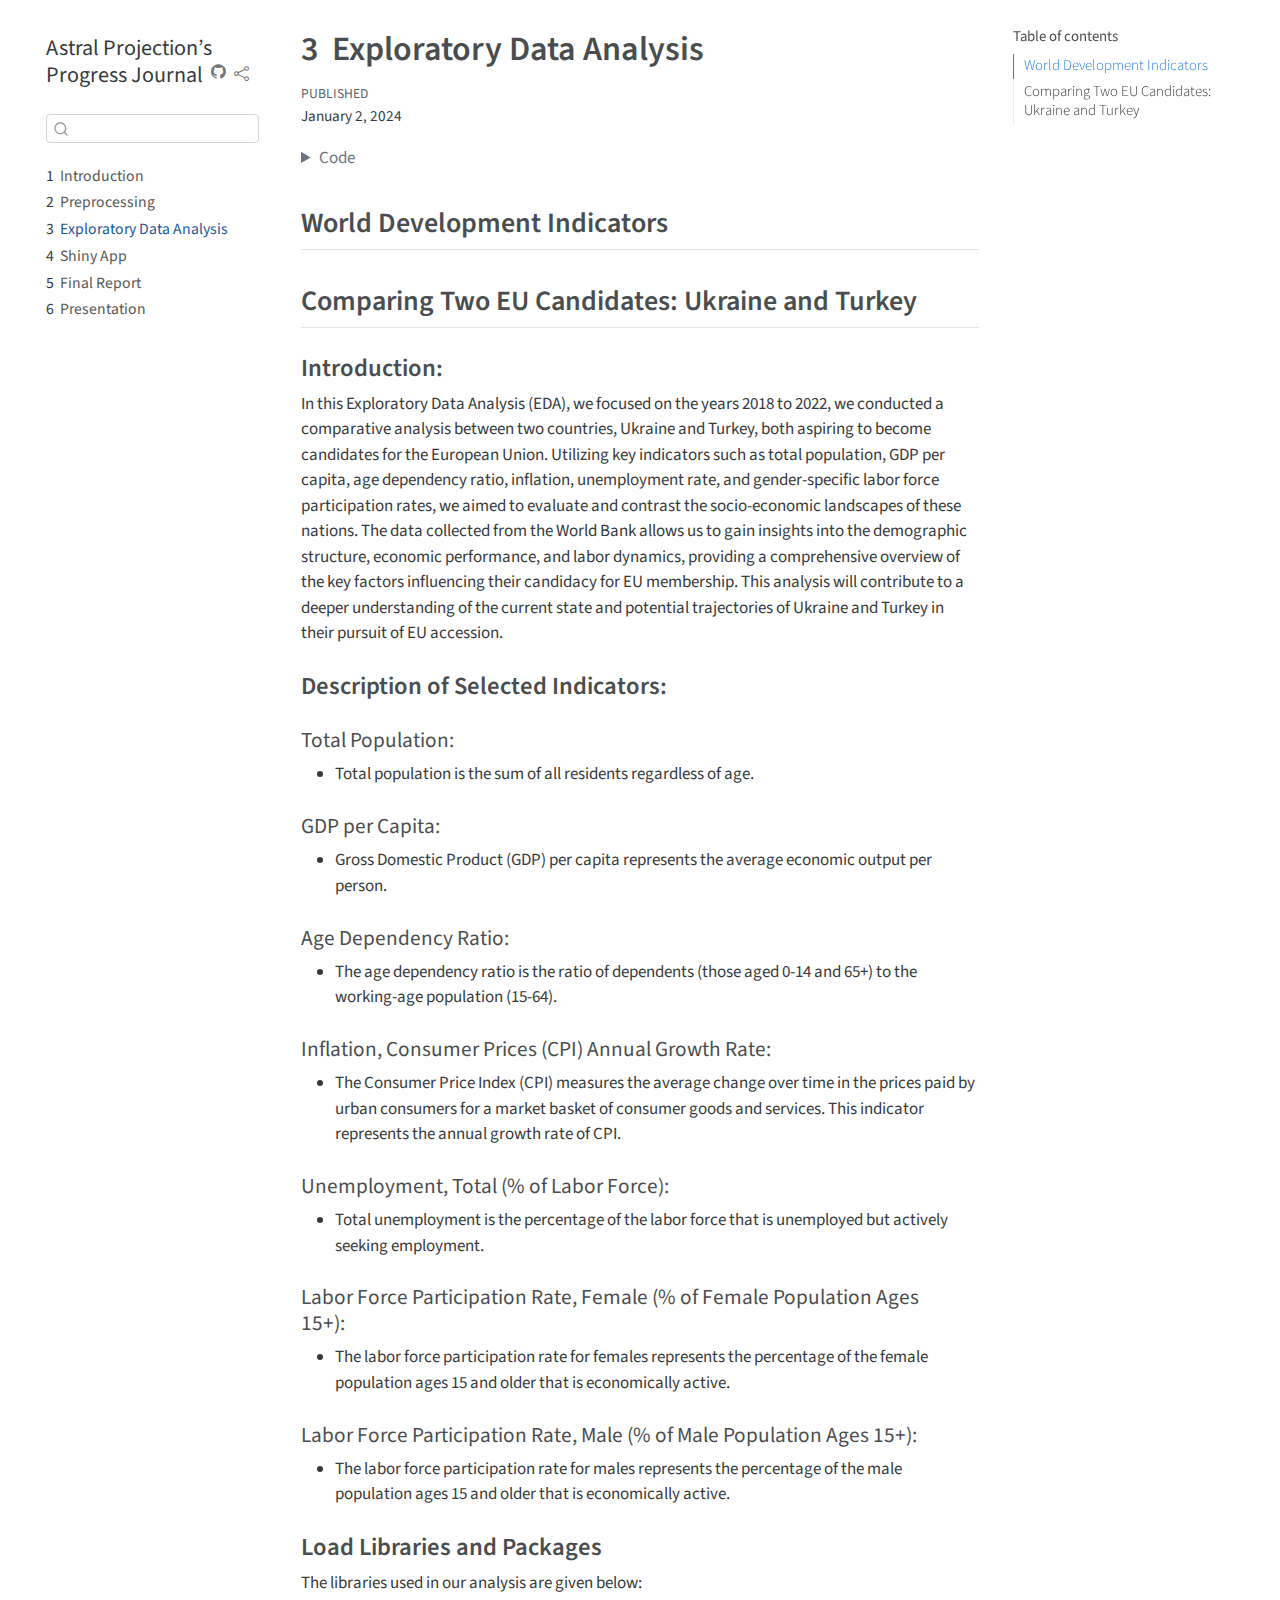
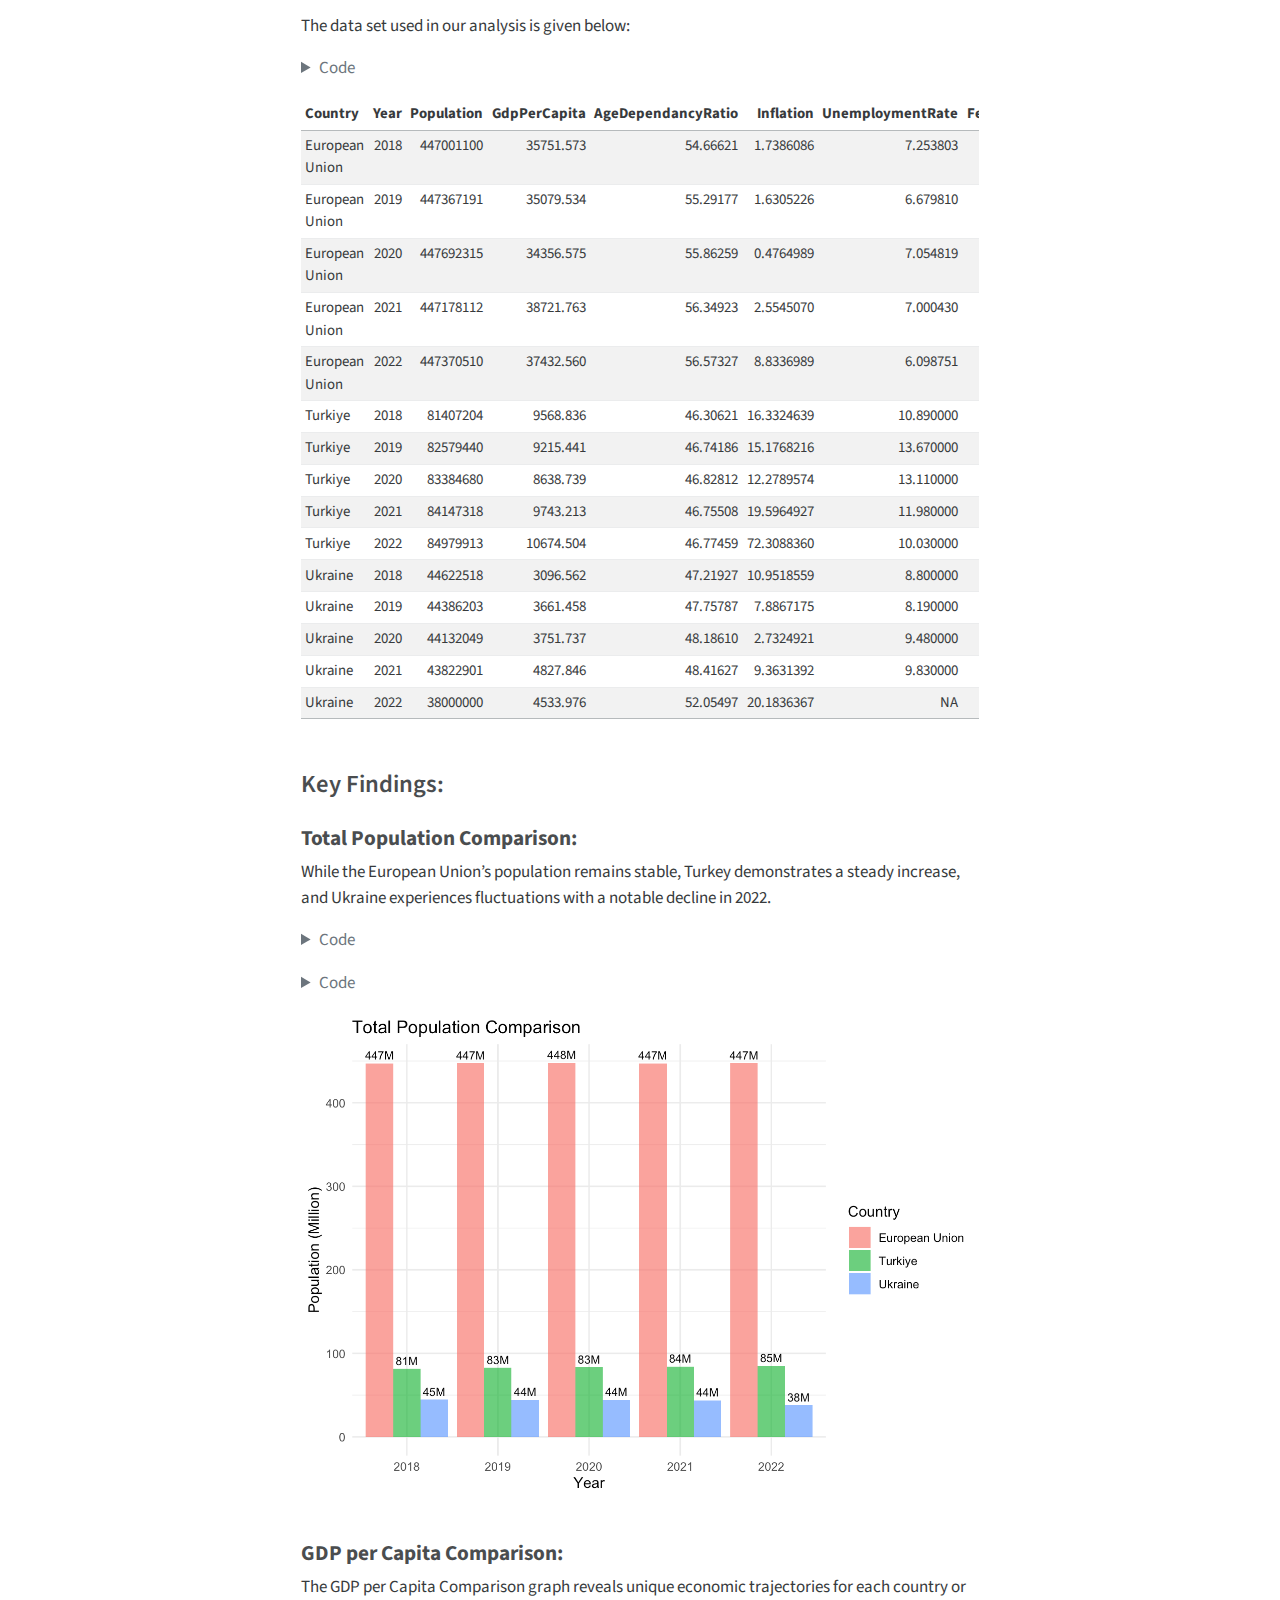
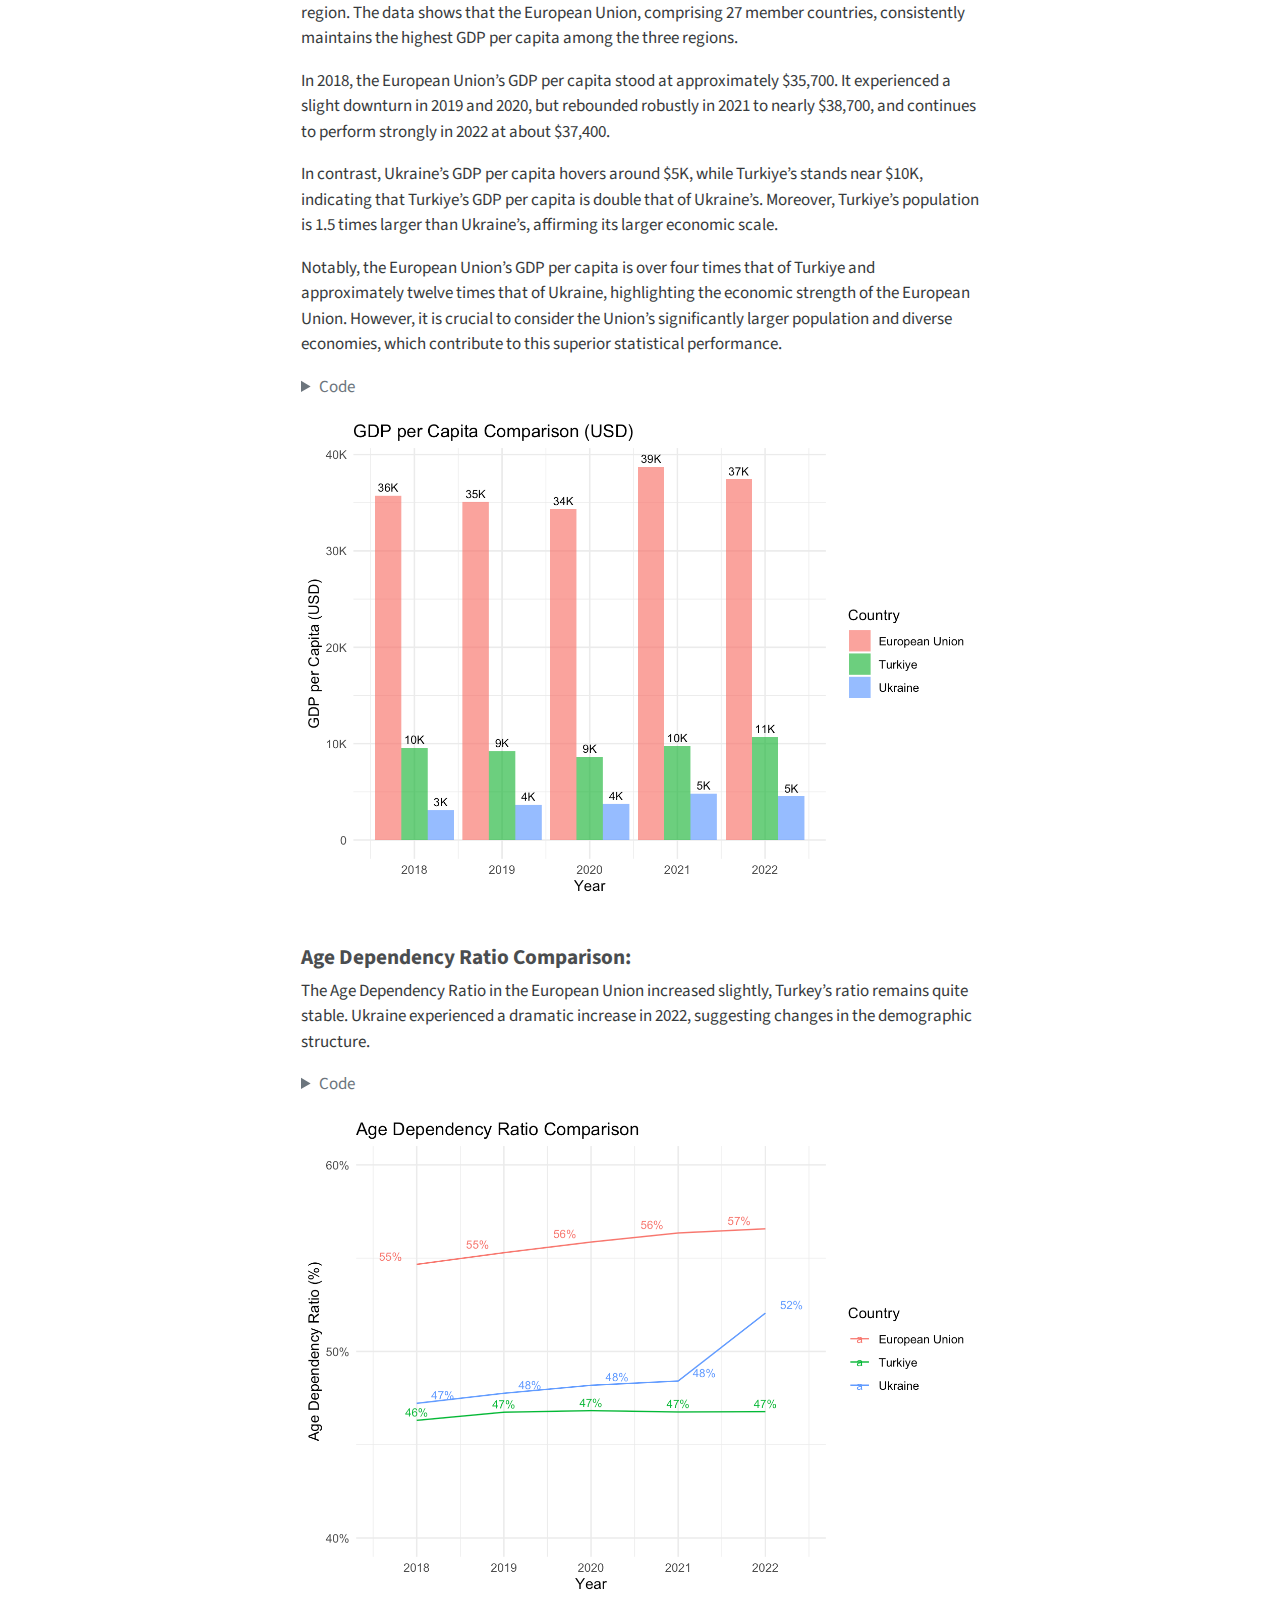
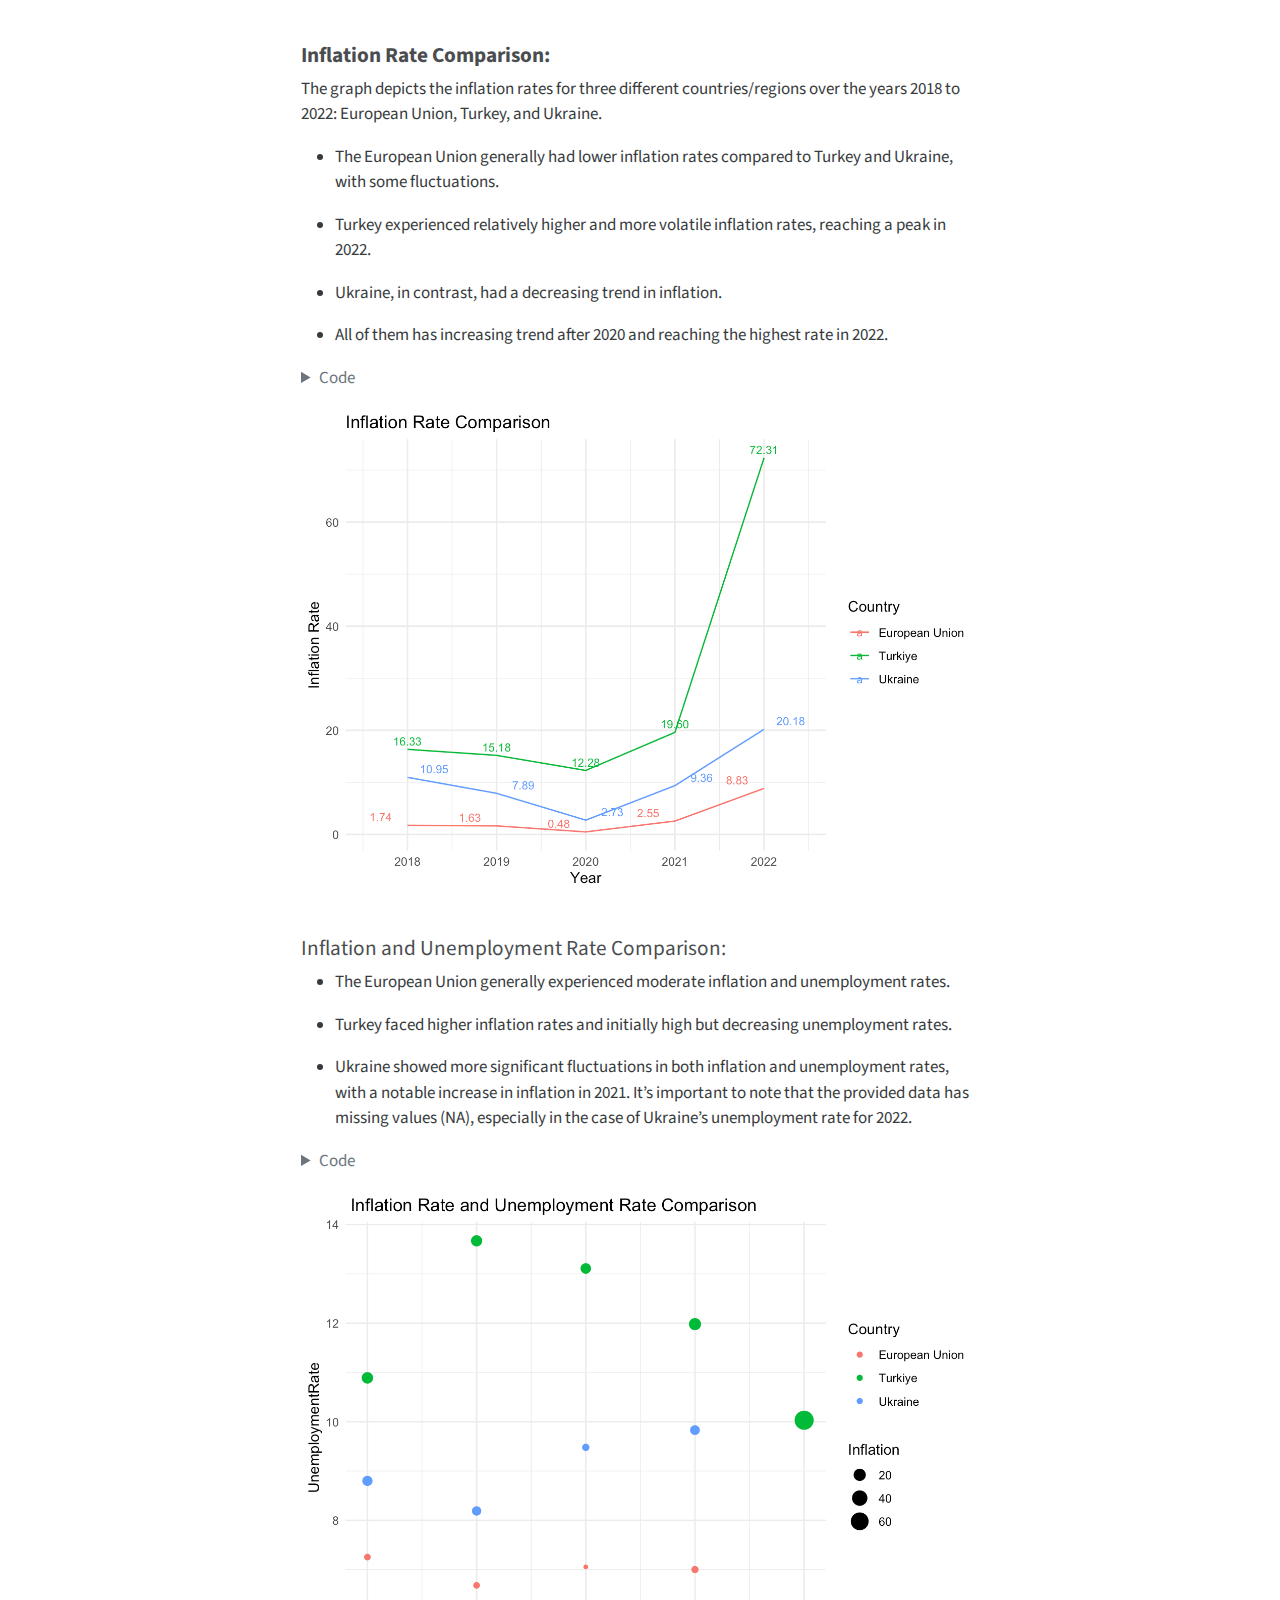
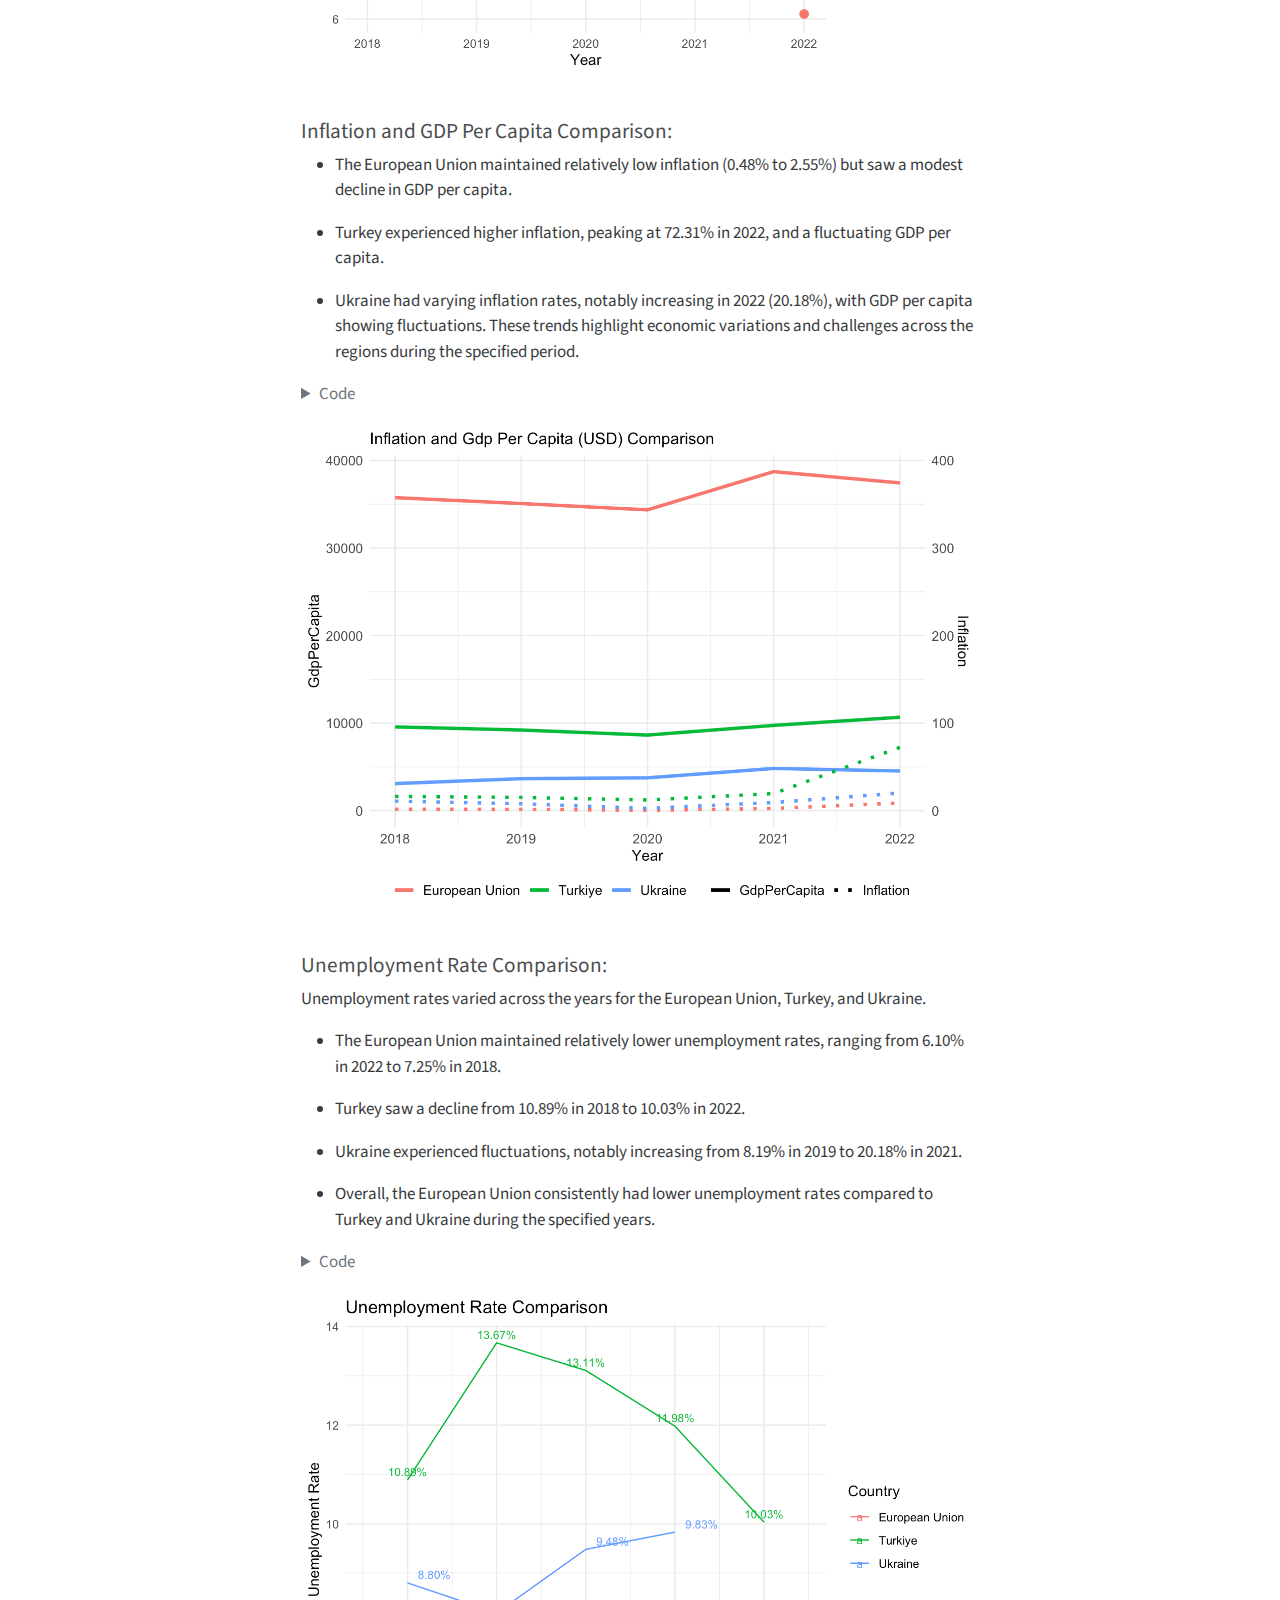
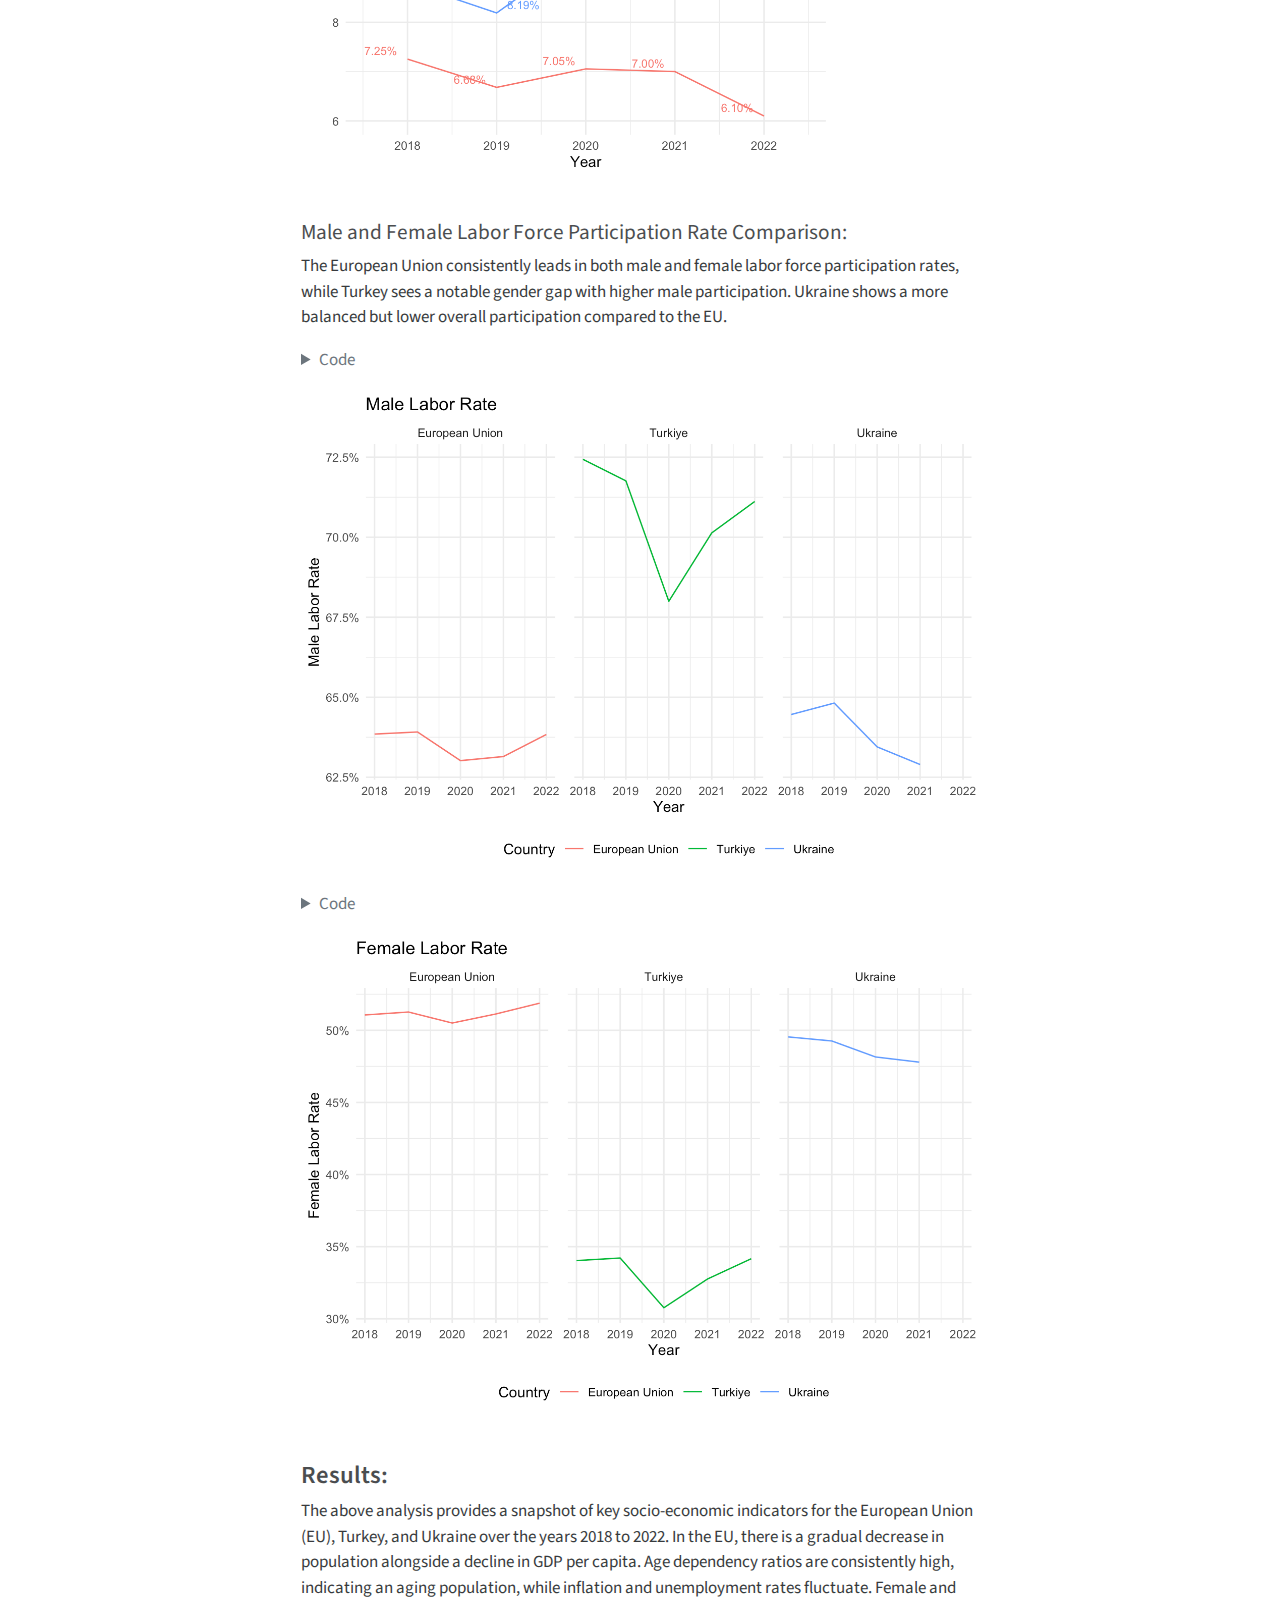
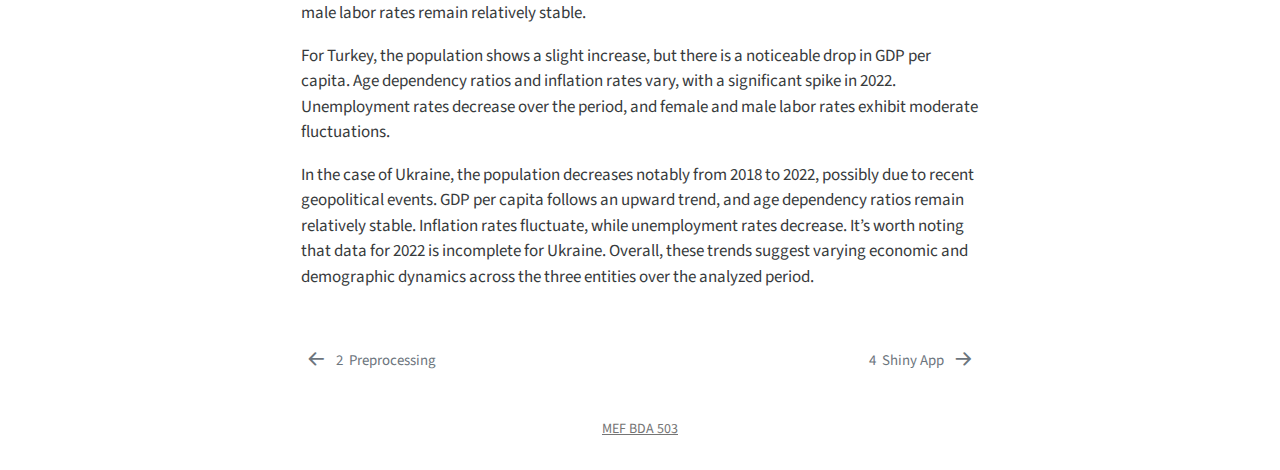
<file: docs/eda.html>
<!DOCTYPE html>
<html xmlns="http://www.w3.org/1999/xhtml" lang="en" xml:lang="en"><head>

<meta charset="utf-8">
<meta name="generator" content="quarto-1.3.450">

<meta name="viewport" content="width=device-width, initial-scale=1.0, user-scalable=yes">

<meta name="dcterms.date" content="2024-01-02">

<title>Astral Projection’s Progress Journal - Exploratory Data Analysis</title>
<style>
code{white-space: pre-wrap;}
span.smallcaps{font-variant: small-caps;}
div.columns{display: flex; gap: min(4vw, 1.5em);}
div.column{flex: auto; overflow-x: auto;}
div.hanging-indent{margin-left: 1.5em; text-indent: -1.5em;}
ul.task-list{list-style: none;}
ul.task-list li input[type="checkbox"] {
  width: 0.8em;
  margin: 0 0.8em 0.2em -1em; /* quarto-specific, see https://github.com/quarto-dev/quarto-cli/issues/4556 */ 
  vertical-align: middle;
}
/* CSS for syntax highlighting */
pre > code.sourceCode { white-space: pre; position: relative; }
pre > code.sourceCode > span { display: inline-block; line-height: 1.25; }
pre > code.sourceCode > span:empty { height: 1.2em; }
.sourceCode { overflow: visible; }
code.sourceCode > span { color: inherit; text-decoration: inherit; }
div.sourceCode { margin: 1em 0; }
pre.sourceCode { margin: 0; }
@media screen {
div.sourceCode { overflow: auto; }
}
@media print {
pre > code.sourceCode { white-space: pre-wrap; }
pre > code.sourceCode > span { text-indent: -5em; padding-left: 5em; }
}
pre.numberSource code
  { counter-reset: source-line 0; }
pre.numberSource code > span
  { position: relative; left: -4em; counter-increment: source-line; }
pre.numberSource code > span > a:first-child::before
  { content: counter(source-line);
    position: relative; left: -1em; text-align: right; vertical-align: baseline;
    border: none; display: inline-block;
    -webkit-touch-callout: none; -webkit-user-select: none;
    -khtml-user-select: none; -moz-user-select: none;
    -ms-user-select: none; user-select: none;
    padding: 0 4px; width: 4em;
  }
pre.numberSource { margin-left: 3em;  padding-left: 4px; }
div.sourceCode
  {   }
@media screen {
pre > code.sourceCode > span > a:first-child::before { text-decoration: underline; }
}
</style>


<script src="site_libs/quarto-nav/quarto-nav.js"></script>
<script src="site_libs/quarto-nav/headroom.min.js"></script>
<script src="site_libs/clipboard/clipboard.min.js"></script>
<script src="site_libs/quarto-search/autocomplete.umd.js"></script>
<script src="site_libs/quarto-search/fuse.min.js"></script>
<script src="site_libs/quarto-search/quarto-search.js"></script>
<meta name="quarto:offset" content="./">
<link href="./shinyapp.html" rel="next">
<link href="./assignment1.html" rel="prev">
<script src="site_libs/quarto-html/quarto.js"></script>
<script src="site_libs/quarto-html/popper.min.js"></script>
<script src="site_libs/quarto-html/tippy.umd.min.js"></script>
<script src="site_libs/quarto-html/anchor.min.js"></script>
<link href="site_libs/quarto-html/tippy.css" rel="stylesheet">
<link href="site_libs/quarto-html/quarto-syntax-highlighting.css" rel="stylesheet" id="quarto-text-highlighting-styles">
<script src="site_libs/bootstrap/bootstrap.min.js"></script>
<link href="site_libs/bootstrap/bootstrap-icons.css" rel="stylesheet">
<link href="site_libs/bootstrap/bootstrap.min.css" rel="stylesheet" id="quarto-bootstrap" data-mode="light">
<script id="quarto-search-options" type="application/json">{
  "location": "sidebar",
  "copy-button": false,
  "collapse-after": 3,
  "panel-placement": "start",
  "type": "textbox",
  "limit": 20,
  "language": {
    "search-no-results-text": "No results",
    "search-matching-documents-text": "matching documents",
    "search-copy-link-title": "Copy link to search",
    "search-hide-matches-text": "Hide additional matches",
    "search-more-match-text": "more match in this document",
    "search-more-matches-text": "more matches in this document",
    "search-clear-button-title": "Clear",
    "search-detached-cancel-button-title": "Cancel",
    "search-submit-button-title": "Submit",
    "search-label": "Search"
  }
}</script>

<script src="site_libs/kePrint-0.0.1/kePrint.js"></script>
<link href="site_libs/lightable-0.0.1/lightable.css" rel="stylesheet">


</head>

<body class="nav-sidebar floating">

<div id="quarto-search-results"></div>
  <header id="quarto-header" class="headroom fixed-top">
  <nav class="quarto-secondary-nav">
    <div class="container-fluid d-flex">
      <button type="button" class="quarto-btn-toggle btn" data-bs-toggle="collapse" data-bs-target="#quarto-sidebar,#quarto-sidebar-glass" aria-controls="quarto-sidebar" aria-expanded="false" aria-label="Toggle sidebar navigation" onclick="if (window.quartoToggleHeadroom) { window.quartoToggleHeadroom(); }">
        <i class="bi bi-layout-text-sidebar-reverse"></i>
      </button>
      <nav class="quarto-page-breadcrumbs" aria-label="breadcrumb"><ol class="breadcrumb"><li class="breadcrumb-item"><a href="./eda.html"><span class="chapter-number">3</span>&nbsp; <span class="chapter-title">Exploratory Data Analysis</span></a></li></ol></nav>
      <a class="flex-grow-1" role="button" data-bs-toggle="collapse" data-bs-target="#quarto-sidebar,#quarto-sidebar-glass" aria-controls="quarto-sidebar" aria-expanded="false" aria-label="Toggle sidebar navigation" onclick="if (window.quartoToggleHeadroom) { window.quartoToggleHeadroom(); }">      
      </a>
      <button type="button" class="btn quarto-search-button" aria-label="" onclick="window.quartoOpenSearch();">
        <i class="bi bi-search"></i>
      </button>
    </div>
  </nav>
</header>
<!-- content -->
<div id="quarto-content" class="quarto-container page-columns page-rows-contents page-layout-article">
<!-- sidebar -->
  <nav id="quarto-sidebar" class="sidebar collapse collapse-horizontal sidebar-navigation floating overflow-auto">
    <div class="pt-lg-2 mt-2 text-left sidebar-header">
    <div class="sidebar-title mb-0 py-0">
      <a href="./">Astral Projection’s Progress Journal</a> 
        <div class="sidebar-tools-main">
    <a href="https://github.com/pjournal/mef07g-astralprojection" rel="" title="Source Code" class="quarto-navigation-tool px-1" aria-label="Source Code"><i class="bi bi-github"></i></a>
    <div class="dropdown">
      <a href="" title="Share" id="quarto-navigation-tool-dropdown-0" class="quarto-navigation-tool dropdown-toggle px-1" data-bs-toggle="dropdown" aria-expanded="false" aria-label="Share"><i class="bi bi-share"></i></a>
      <ul class="dropdown-menu" aria-labelledby="quarto-navigation-tool-dropdown-0">
          <li>
            <a class="dropdown-item sidebar-tools-main-item" href="https://twitter.com/intent/tweet?url=|url|">
              <i class="bi bi-bi-twitter pe-1"></i>
            Twitter
            </a>
          </li>
          <li>
            <a class="dropdown-item sidebar-tools-main-item" href="https://www.facebook.com/sharer/sharer.php?u=|url|">
              <i class="bi bi-bi-facebook pe-1"></i>
            Facebook
            </a>
          </li>
      </ul>
    </div>
</div>
    </div>
      </div>
        <div class="mt-2 flex-shrink-0 align-items-center">
        <div class="sidebar-search">
        <div id="quarto-search" class="" title="Search"></div>
        </div>
        </div>
    <div class="sidebar-menu-container"> 
    <ul class="list-unstyled mt-1">
        <li class="sidebar-item">
  <div class="sidebar-item-container"> 
  <a href="./index.html" class="sidebar-item-text sidebar-link">
 <span class="menu-text"><span class="chapter-number">1</span>&nbsp; <span class="chapter-title">Introduction</span></span></a>
  </div>
</li>
        <li class="sidebar-item">
  <div class="sidebar-item-container"> 
  <a href="./assignment1.html" class="sidebar-item-text sidebar-link">
 <span class="menu-text"><span class="chapter-number">2</span>&nbsp; <span class="chapter-title">Preprocessing</span></span></a>
  </div>
</li>
        <li class="sidebar-item">
  <div class="sidebar-item-container"> 
  <a href="./eda.html" class="sidebar-item-text sidebar-link active">
 <span class="menu-text"><span class="chapter-number">3</span>&nbsp; <span class="chapter-title">Exploratory Data Analysis</span></span></a>
  </div>
</li>
        <li class="sidebar-item">
  <div class="sidebar-item-container"> 
  <a href="./shinyapp.html" class="sidebar-item-text sidebar-link">
 <span class="menu-text"><span class="chapter-number">4</span>&nbsp; <span class="chapter-title">Shiny App</span></span></a>
  </div>
</li>
        <li class="sidebar-item">
  <div class="sidebar-item-container"> 
  <a href="./report.html" class="sidebar-item-text sidebar-link">
 <span class="menu-text"><span class="chapter-number">5</span>&nbsp; <span class="chapter-title">Final Report</span></span></a>
  </div>
</li>
        <li class="sidebar-item">
  <div class="sidebar-item-container"> 
  <a href="./presentation.html" class="sidebar-item-text sidebar-link">
 <span class="menu-text"><span class="chapter-number">6</span>&nbsp; <span class="chapter-title">Presentation</span></span></a>
  </div>
</li>
    </ul>
    </div>
</nav>
<div id="quarto-sidebar-glass" data-bs-toggle="collapse" data-bs-target="#quarto-sidebar,#quarto-sidebar-glass"></div>
<!-- margin-sidebar -->
    <div id="quarto-margin-sidebar" class="sidebar margin-sidebar">
        <nav id="TOC" role="doc-toc" class="toc-active">
    <h2 id="toc-title">Table of contents</h2>
   
  <ul>
  <li><a href="#world-development-indicators" id="toc-world-development-indicators" class="nav-link active" data-scroll-target="#world-development-indicators">World Development Indicators</a></li>
  <li><a href="#comparing-two-eu-candidates-ukraine-and-turkey" id="toc-comparing-two-eu-candidates-ukraine-and-turkey" class="nav-link" data-scroll-target="#comparing-two-eu-candidates-ukraine-and-turkey">Comparing Two EU Candidates: Ukraine and Turkey</a>
  <ul class="collapse">
  <li><a href="#introduction" id="toc-introduction" class="nav-link" data-scroll-target="#introduction">Introduction:</a></li>
  <li><a href="#description-of-selected-indicators" id="toc-description-of-selected-indicators" class="nav-link" data-scroll-target="#description-of-selected-indicators">Description of Selected Indicators:</a></li>
  <li><a href="#load-libraries-and-packages" id="toc-load-libraries-and-packages" class="nav-link" data-scroll-target="#load-libraries-and-packages">Load Libraries and Packages</a></li>
  <li><a href="#key-findings" id="toc-key-findings" class="nav-link" data-scroll-target="#key-findings">Key Findings:</a></li>
  <li><a href="#results" id="toc-results" class="nav-link" data-scroll-target="#results">Results:</a></li>
  </ul></li>
  </ul>
</nav>
    </div>
<!-- main -->
<main class="content" id="quarto-document-content">

<header id="title-block-header" class="quarto-title-block default">
<div class="quarto-title">
<h1 class="title"><span class="chapter-number">3</span>&nbsp; <span class="chapter-title">Exploratory Data Analysis</span></h1>
</div>



<div class="quarto-title-meta">

    
    <div>
    <div class="quarto-title-meta-heading">Published</div>
    <div class="quarto-title-meta-contents">
      <p class="date">January 2, 2024</p>
    </div>
  </div>
  
    
  </div>
  

</header>

<div class="cell">
<details>
<summary>Code</summary>
<div class="sourceCode cell-code" id="cb1"><pre class="sourceCode r code-with-copy"><code class="sourceCode r"><span id="cb1-1"><a href="#cb1-1" aria-hidden="true" tabindex="-1"></a><span class="fu">library</span>(gt)</span>
<span id="cb1-2"><a href="#cb1-2" aria-hidden="true" tabindex="-1"></a><span class="fu">library</span>(knitr)</span>
<span id="cb1-3"><a href="#cb1-3" aria-hidden="true" tabindex="-1"></a><span class="fu">library</span>(kableExtra)</span></code><button title="Copy to Clipboard" class="code-copy-button"><i class="bi"></i></button></pre></div>
</details>
</div>
<section id="world-development-indicators" class="level2">
<h2 class="anchored" data-anchor-id="world-development-indicators">World Development Indicators</h2>
</section>
<section id="comparing-two-eu-candidates-ukraine-and-turkey" class="level2">
<h2 class="anchored" data-anchor-id="comparing-two-eu-candidates-ukraine-and-turkey">Comparing Two EU Candidates: Ukraine and Turkey</h2>
<section id="introduction" class="level3">
<h3 class="anchored" data-anchor-id="introduction">Introduction:</h3>
<p>In this Exploratory Data Analysis (EDA), we focused on the years 2018 to 2022, we conducted a comparative analysis between two countries, Ukraine and Turkey, both aspiring to become candidates for the European Union. Utilizing key indicators such as total population, GDP per capita, age dependency ratio, inflation, unemployment rate, and gender-specific labor force participation rates, we aimed to evaluate and contrast the socio-economic landscapes of these nations. The data collected from the World Bank allows us to gain insights into the demographic structure, economic performance, and labor dynamics, providing a comprehensive overview of the key factors influencing their candidacy for EU membership. This analysis will contribute to a deeper understanding of the current state and potential trajectories of Ukraine and Turkey in their pursuit of EU accession.</p>
</section>
<section id="description-of-selected-indicators" class="level3">
<h3 class="anchored" data-anchor-id="description-of-selected-indicators">Description of Selected Indicators:</h3>
<section id="total-population" class="level4">
<h4 class="anchored" data-anchor-id="total-population">Total Population:</h4>
<ul>
<li>Total population is the sum of all residents regardless of age.</li>
</ul>
</section>
<section id="gdp-per-capita" class="level4">
<h4 class="anchored" data-anchor-id="gdp-per-capita">GDP per Capita:</h4>
<ul>
<li>Gross Domestic Product (GDP) per capita represents the average economic output per person.</li>
</ul>
</section>
<section id="age-dependency-ratio" class="level4">
<h4 class="anchored" data-anchor-id="age-dependency-ratio">Age Dependency Ratio:</h4>
<ul>
<li>The age dependency ratio is the ratio of dependents (those aged 0-14 and 65+) to the working-age population (15-64).</li>
</ul>
</section>
<section id="inflation-consumer-prices-cpi-annual-growth-rate" class="level4">
<h4 class="anchored" data-anchor-id="inflation-consumer-prices-cpi-annual-growth-rate">Inflation, Consumer Prices (CPI) Annual Growth Rate:</h4>
<ul>
<li>The Consumer Price Index (CPI) measures the average change over time in the prices paid by urban consumers for a market basket of consumer goods and services. This indicator represents the annual growth rate of CPI.</li>
</ul>
</section>
<section id="unemployment-total-of-labor-force" class="level4">
<h4 class="anchored" data-anchor-id="unemployment-total-of-labor-force">Unemployment, Total (% of Labor Force):</h4>
<ul>
<li>Total unemployment is the percentage of the labor force that is unemployed but actively seeking employment.</li>
</ul>
</section>
<section id="labor-force-participation-rate-female-of-female-population-ages-15" class="level4">
<h4 class="anchored" data-anchor-id="labor-force-participation-rate-female-of-female-population-ages-15">Labor Force Participation Rate, Female (% of Female Population Ages 15+):</h4>
<ul>
<li>The labor force participation rate for females represents the percentage of the female population ages 15 and older that is economically active.</li>
</ul>
</section>
<section id="labor-force-participation-rate-male-of-male-population-ages-15" class="level4">
<h4 class="anchored" data-anchor-id="labor-force-participation-rate-male-of-male-population-ages-15">Labor Force Participation Rate, Male (% of Male Population Ages 15+):</h4>
<ul>
<li>The labor force participation rate for males represents the percentage of the male population ages 15 and older that is economically active.</li>
</ul>
</section>
</section>
<section id="load-libraries-and-packages" class="level3">
<h3 class="anchored" data-anchor-id="load-libraries-and-packages">Load Libraries and Packages</h3>
<p>The libraries used in our analysis are given below:</p>
<p>The data set used in our analysis is given below:</p>
<div class="cell">
<details>
<summary>Code</summary>
<div class="sourceCode cell-code" id="cb2"><pre class="sourceCode r code-with-copy"><code class="sourceCode r"><span id="cb2-1"><a href="#cb2-1" aria-hidden="true" tabindex="-1"></a>world_bank_data <span class="ot">&lt;-</span> <span class="fu">readRDS</span>(<span class="st">"world_bank_data.rds"</span>)</span>
<span id="cb2-2"><a href="#cb2-2" aria-hidden="true" tabindex="-1"></a></span>
<span id="cb2-3"><a href="#cb2-3" aria-hidden="true" tabindex="-1"></a><span class="fu">options</span>(<span class="at">max.print =</span> <span class="dv">15</span>)</span>
<span id="cb2-4"><a href="#cb2-4" aria-hidden="true" tabindex="-1"></a></span>
<span id="cb2-5"><a href="#cb2-5" aria-hidden="true" tabindex="-1"></a><span class="fu">kable</span>(world_bank_data, <span class="st">"html"</span>) <span class="sc">%&gt;%</span> <span class="fu">kable_styling</span>()</span></code><button title="Copy to Clipboard" class="code-copy-button"><i class="bi"></i></button></pre></div>
</details>
<div class="cell-output-display">
<table class="table table-sm table-striped small" data-quarto-postprocess="true">
<thead>
<tr class="header">
<th style="text-align: left;" data-quarto-table-cell-role="th">Country</th>
<th style="text-align: right;" data-quarto-table-cell-role="th">Year</th>
<th style="text-align: right;" data-quarto-table-cell-role="th">Population</th>
<th style="text-align: right;" data-quarto-table-cell-role="th">GdpPerCapita</th>
<th style="text-align: right;" data-quarto-table-cell-role="th">AgeDependancyRatio</th>
<th style="text-align: right;" data-quarto-table-cell-role="th">Inflation</th>
<th style="text-align: right;" data-quarto-table-cell-role="th">UnemploymentRate</th>
<th style="text-align: right;" data-quarto-table-cell-role="th">FemaleLaborRate</th>
<th style="text-align: right;" data-quarto-table-cell-role="th">MaleLaborRate</th>
</tr>
</thead>
<tbody>
<tr class="odd">
<td style="text-align: left;">European Union</td>
<td style="text-align: right;">2018</td>
<td style="text-align: right;">447001100</td>
<td style="text-align: right;">35751.573</td>
<td style="text-align: right;">54.66621</td>
<td style="text-align: right;">1.7386086</td>
<td style="text-align: right;">7.253803</td>
<td style="text-align: right;">51.06276</td>
<td style="text-align: right;">63.84818</td>
</tr>
<tr class="even">
<td style="text-align: left;">European Union</td>
<td style="text-align: right;">2019</td>
<td style="text-align: right;">447367191</td>
<td style="text-align: right;">35079.534</td>
<td style="text-align: right;">55.29177</td>
<td style="text-align: right;">1.6305226</td>
<td style="text-align: right;">6.679810</td>
<td style="text-align: right;">51.26601</td>
<td style="text-align: right;">63.91365</td>
</tr>
<tr class="odd">
<td style="text-align: left;">European Union</td>
<td style="text-align: right;">2020</td>
<td style="text-align: right;">447692315</td>
<td style="text-align: right;">34356.575</td>
<td style="text-align: right;">55.86259</td>
<td style="text-align: right;">0.4764989</td>
<td style="text-align: right;">7.054819</td>
<td style="text-align: right;">50.50284</td>
<td style="text-align: right;">63.01832</td>
</tr>
<tr class="even">
<td style="text-align: left;">European Union</td>
<td style="text-align: right;">2021</td>
<td style="text-align: right;">447178112</td>
<td style="text-align: right;">38721.763</td>
<td style="text-align: right;">56.34923</td>
<td style="text-align: right;">2.5545070</td>
<td style="text-align: right;">7.000430</td>
<td style="text-align: right;">51.13162</td>
<td style="text-align: right;">63.14634</td>
</tr>
<tr class="odd">
<td style="text-align: left;">European Union</td>
<td style="text-align: right;">2022</td>
<td style="text-align: right;">447370510</td>
<td style="text-align: right;">37432.560</td>
<td style="text-align: right;">56.57327</td>
<td style="text-align: right;">8.8336989</td>
<td style="text-align: right;">6.098751</td>
<td style="text-align: right;">51.88009</td>
<td style="text-align: right;">63.83574</td>
</tr>
<tr class="even">
<td style="text-align: left;">Turkiye</td>
<td style="text-align: right;">2018</td>
<td style="text-align: right;">81407204</td>
<td style="text-align: right;">9568.836</td>
<td style="text-align: right;">46.30621</td>
<td style="text-align: right;">16.3324639</td>
<td style="text-align: right;">10.890000</td>
<td style="text-align: right;">34.03700</td>
<td style="text-align: right;">72.43400</td>
</tr>
<tr class="odd">
<td style="text-align: left;">Turkiye</td>
<td style="text-align: right;">2019</td>
<td style="text-align: right;">82579440</td>
<td style="text-align: right;">9215.441</td>
<td style="text-align: right;">46.74186</td>
<td style="text-align: right;">15.1768216</td>
<td style="text-align: right;">13.670000</td>
<td style="text-align: right;">34.21500</td>
<td style="text-align: right;">71.76100</td>
</tr>
<tr class="even">
<td style="text-align: left;">Turkiye</td>
<td style="text-align: right;">2020</td>
<td style="text-align: right;">83384680</td>
<td style="text-align: right;">8638.739</td>
<td style="text-align: right;">46.82812</td>
<td style="text-align: right;">12.2789574</td>
<td style="text-align: right;">13.110000</td>
<td style="text-align: right;">30.76700</td>
<td style="text-align: right;">67.99800</td>
</tr>
<tr class="odd">
<td style="text-align: left;">Turkiye</td>
<td style="text-align: right;">2021</td>
<td style="text-align: right;">84147318</td>
<td style="text-align: right;">9743.213</td>
<td style="text-align: right;">46.75508</td>
<td style="text-align: right;">19.5964927</td>
<td style="text-align: right;">11.980000</td>
<td style="text-align: right;">32.76200</td>
<td style="text-align: right;">70.13500</td>
</tr>
<tr class="even">
<td style="text-align: left;">Turkiye</td>
<td style="text-align: right;">2022</td>
<td style="text-align: right;">84979913</td>
<td style="text-align: right;">10674.504</td>
<td style="text-align: right;">46.77459</td>
<td style="text-align: right;">72.3088360</td>
<td style="text-align: right;">10.030000</td>
<td style="text-align: right;">34.16700</td>
<td style="text-align: right;">71.11600</td>
</tr>
<tr class="odd">
<td style="text-align: left;">Ukraine</td>
<td style="text-align: right;">2018</td>
<td style="text-align: right;">44622518</td>
<td style="text-align: right;">3096.562</td>
<td style="text-align: right;">47.21927</td>
<td style="text-align: right;">10.9518559</td>
<td style="text-align: right;">8.800000</td>
<td style="text-align: right;">49.54200</td>
<td style="text-align: right;">64.46000</td>
</tr>
<tr class="even">
<td style="text-align: left;">Ukraine</td>
<td style="text-align: right;">2019</td>
<td style="text-align: right;">44386203</td>
<td style="text-align: right;">3661.458</td>
<td style="text-align: right;">47.75787</td>
<td style="text-align: right;">7.8867175</td>
<td style="text-align: right;">8.190000</td>
<td style="text-align: right;">49.26000</td>
<td style="text-align: right;">64.81700</td>
</tr>
<tr class="odd">
<td style="text-align: left;">Ukraine</td>
<td style="text-align: right;">2020</td>
<td style="text-align: right;">44132049</td>
<td style="text-align: right;">3751.737</td>
<td style="text-align: right;">48.18610</td>
<td style="text-align: right;">2.7324921</td>
<td style="text-align: right;">9.480000</td>
<td style="text-align: right;">48.15100</td>
<td style="text-align: right;">63.44800</td>
</tr>
<tr class="even">
<td style="text-align: left;">Ukraine</td>
<td style="text-align: right;">2021</td>
<td style="text-align: right;">43822901</td>
<td style="text-align: right;">4827.846</td>
<td style="text-align: right;">48.41627</td>
<td style="text-align: right;">9.3631392</td>
<td style="text-align: right;">9.830000</td>
<td style="text-align: right;">47.79100</td>
<td style="text-align: right;">62.89700</td>
</tr>
<tr class="odd">
<td style="text-align: left;">Ukraine</td>
<td style="text-align: right;">2022</td>
<td style="text-align: right;">38000000</td>
<td style="text-align: right;">4533.976</td>
<td style="text-align: right;">52.05497</td>
<td style="text-align: right;">20.1836367</td>
<td style="text-align: right;">NA</td>
<td style="text-align: right;">NA</td>
<td style="text-align: right;">NA</td>
</tr>
</tbody>
</table>


</div>
</div>
</section>
<section id="key-findings" class="level3">
<h3 class="anchored" data-anchor-id="key-findings">Key Findings:</h3>
<section id="total-population-comparison" class="level4">
<h4 class="anchored" data-anchor-id="total-population-comparison"><strong>Total Population Comparison:</strong></h4>
<p>While the European Union’s population remains stable, Turkey demonstrates a steady increase, and Ukraine experiences fluctuations with a notable decline in 2022.</p>
<div class="cell">
<details>
<summary>Code</summary>
<div class="sourceCode cell-code" id="cb3"><pre class="sourceCode r code-with-copy"><code class="sourceCode r"><span id="cb3-1"><a href="#cb3-1" aria-hidden="true" tabindex="-1"></a><span class="fu">library</span>(ggplot2)</span>
<span id="cb3-2"><a href="#cb3-2" aria-hidden="true" tabindex="-1"></a><span class="fu">library</span>(scales)</span>
<span id="cb3-3"><a href="#cb3-3" aria-hidden="true" tabindex="-1"></a><span class="fu">library</span>(dplyr)</span></code><button title="Copy to Clipboard" class="code-copy-button"><i class="bi"></i></button></pre></div>
</details>
</div>
<div class="cell">
<details>
<summary>Code</summary>
<div class="sourceCode cell-code" id="cb4"><pre class="sourceCode r code-with-copy"><code class="sourceCode r"><span id="cb4-1"><a href="#cb4-1" aria-hidden="true" tabindex="-1"></a><span class="fu">ggplot</span>(world_bank_data, <span class="fu">aes</span>(<span class="at">x =</span> <span class="fu">factor</span>(Year), <span class="at">y =</span> Population <span class="sc">/</span> <span class="fl">1e6</span>, <span class="at">fill =</span> Country)) <span class="sc">+</span></span>
<span id="cb4-2"><a href="#cb4-2" aria-hidden="true" tabindex="-1"></a>  <span class="fu">geom_bar</span>(<span class="at">stat =</span> <span class="st">"identity"</span>, <span class="at">position =</span> <span class="st">"dodge"</span>, <span class="at">alpha =</span> <span class="fl">0.7</span>) <span class="sc">+</span></span>
<span id="cb4-3"><a href="#cb4-3" aria-hidden="true" tabindex="-1"></a>  <span class="fu">geom_text</span>(<span class="fu">aes</span>(<span class="at">label =</span> scales<span class="sc">::</span><span class="fu">label_number_si</span>(<span class="at">accuracy =</span> <span class="dv">1</span>)(Population)), </span>
<span id="cb4-4"><a href="#cb4-4" aria-hidden="true" tabindex="-1"></a>            <span class="at">position =</span> <span class="fu">position_dodge</span>(<span class="at">width =</span> <span class="fl">0.9</span>), </span>
<span id="cb4-5"><a href="#cb4-5" aria-hidden="true" tabindex="-1"></a>            <span class="at">vjust =</span> <span class="sc">-</span><span class="fl">0.5</span>, </span>
<span id="cb4-6"><a href="#cb4-6" aria-hidden="true" tabindex="-1"></a>            <span class="at">size =</span> <span class="dv">3</span>) <span class="sc">+</span></span>
<span id="cb4-7"><a href="#cb4-7" aria-hidden="true" tabindex="-1"></a>  <span class="fu">labs</span>(<span class="at">title =</span> <span class="st">"Total Population Comparison"</span>,</span>
<span id="cb4-8"><a href="#cb4-8" aria-hidden="true" tabindex="-1"></a>       <span class="at">x =</span> <span class="st">"Year"</span>,</span>
<span id="cb4-9"><a href="#cb4-9" aria-hidden="true" tabindex="-1"></a>       <span class="at">y =</span> <span class="st">"Population (Million)"</span>,</span>
<span id="cb4-10"><a href="#cb4-10" aria-hidden="true" tabindex="-1"></a>       <span class="at">fill =</span> <span class="st">"Country"</span>) <span class="sc">+</span></span>
<span id="cb4-11"><a href="#cb4-11" aria-hidden="true" tabindex="-1"></a>  <span class="fu">scale_y_continuous</span>(<span class="at">labels =</span> scales<span class="sc">::</span><span class="fu">label_number_si</span>(<span class="at">accuracy =</span> <span class="dv">1</span>)) <span class="sc">+</span> </span>
<span id="cb4-12"><a href="#cb4-12" aria-hidden="true" tabindex="-1"></a>  <span class="fu">theme_minimal</span>()</span></code><button title="Copy to Clipboard" class="code-copy-button"><i class="bi"></i></button></pre></div>
</details>
<div class="cell-output-display">
<p><img src="eda_files/figure-html/unnamed-chunk-6-1.png" class="img-fluid" style="width:100.0%"></p>
</div>
</div>
</section>
<section id="gdp-per-capita-comparison" class="level4">
<h4 class="anchored" data-anchor-id="gdp-per-capita-comparison"><strong>GDP per Capita Comparison:</strong></h4>
<p>The GDP per Capita Comparison graph reveals unique economic trajectories for each country or region. The data shows that the European Union, comprising 27 member countries, consistently maintains the highest GDP per capita among the three regions.</p>
<p>In 2018, the European Union’s GDP per capita stood at approximately $35,700. It experienced a slight downturn in 2019 and 2020, but rebounded robustly in 2021 to nearly $38,700, and continues to perform strongly in 2022 at about $37,400.</p>
<p>In contrast, Ukraine’s GDP per capita hovers around $5K, while Turkiye’s stands near $10K, indicating that Turkiye’s GDP per capita is double that of Ukraine’s. Moreover, Turkiye’s population is 1.5 times larger than Ukraine’s, affirming its larger economic scale.</p>
<p>Notably, the European Union’s GDP per capita is over four times that of Turkiye and approximately twelve times that of Ukraine, highlighting the economic strength of the European Union. However, it is crucial to consider the Union’s significantly larger population and diverse economies, which contribute to this superior statistical performance.</p>
<div class="cell">
<details>
<summary>Code</summary>
<div class="sourceCode cell-code" id="cb5"><pre class="sourceCode r code-with-copy"><code class="sourceCode r"><span id="cb5-1"><a href="#cb5-1" aria-hidden="true" tabindex="-1"></a><span class="fu">ggplot</span>(world_bank_data, <span class="fu">aes</span>(<span class="at">x =</span> Year, <span class="at">y =</span> GdpPerCapita, <span class="at">fill =</span> Country)) <span class="sc">+</span></span>
<span id="cb5-2"><a href="#cb5-2" aria-hidden="true" tabindex="-1"></a>  <span class="fu">geom_bar</span>(<span class="at">stat =</span> <span class="st">"identity"</span>, <span class="at">position =</span> <span class="st">"dodge"</span>,<span class="at">alpha =</span> <span class="fl">0.7</span>) <span class="sc">+</span></span>
<span id="cb5-3"><a href="#cb5-3" aria-hidden="true" tabindex="-1"></a>  <span class="fu">geom_text</span>(<span class="fu">aes</span>(<span class="at">label =</span> scales<span class="sc">::</span><span class="fu">label_number_si</span>(<span class="at">accuracy =</span> <span class="dv">1</span>)(GdpPerCapita)), </span>
<span id="cb5-4"><a href="#cb5-4" aria-hidden="true" tabindex="-1"></a>            <span class="at">position =</span> <span class="fu">position_dodge</span>(<span class="at">width =</span> <span class="fl">0.9</span>), </span>
<span id="cb5-5"><a href="#cb5-5" aria-hidden="true" tabindex="-1"></a>            <span class="at">vjust =</span> <span class="sc">-</span><span class="fl">0.5</span>, </span>
<span id="cb5-6"><a href="#cb5-6" aria-hidden="true" tabindex="-1"></a>            <span class="at">size =</span> <span class="dv">3</span>) <span class="sc">+</span></span>
<span id="cb5-7"><a href="#cb5-7" aria-hidden="true" tabindex="-1"></a>  <span class="fu">labs</span>(</span>
<span id="cb5-8"><a href="#cb5-8" aria-hidden="true" tabindex="-1"></a>    <span class="at">title =</span> <span class="st">"GDP per Capita Comparison (USD)"</span>,</span>
<span id="cb5-9"><a href="#cb5-9" aria-hidden="true" tabindex="-1"></a>    <span class="at">x =</span> <span class="st">"Year"</span>,</span>
<span id="cb5-10"><a href="#cb5-10" aria-hidden="true" tabindex="-1"></a>    <span class="at">y =</span> <span class="st">"GDP per Capita (USD)"</span>,</span>
<span id="cb5-11"><a href="#cb5-11" aria-hidden="true" tabindex="-1"></a>    <span class="at">fill =</span> <span class="st">"Country"</span></span>
<span id="cb5-12"><a href="#cb5-12" aria-hidden="true" tabindex="-1"></a>  ) <span class="sc">+</span></span>
<span id="cb5-13"><a href="#cb5-13" aria-hidden="true" tabindex="-1"></a>  <span class="fu">scale_y_continuous</span>(<span class="at">labels =</span> scales<span class="sc">::</span><span class="fu">label_number_si</span>(<span class="at">accuracy =</span> <span class="dv">1</span>)) <span class="sc">+</span>  </span>
<span id="cb5-14"><a href="#cb5-14" aria-hidden="true" tabindex="-1"></a>  <span class="fu">theme_minimal</span>()</span></code><button title="Copy to Clipboard" class="code-copy-button"><i class="bi"></i></button></pre></div>
</details>
<div class="cell-output-display">
<p><img src="eda_files/figure-html/unnamed-chunk-7-1.png" class="img-fluid" style="width:100.0%"></p>
</div>
</div>
</section>
<section id="age-dependency-ratio-comparison" class="level4">
<h4 class="anchored" data-anchor-id="age-dependency-ratio-comparison"><strong>Age Dependency Ratio Comparison:</strong></h4>
<p>The Age Dependency Ratio in the European Union increased slightly, Turkey’s ratio remains quite stable. Ukraine experienced a dramatic increase in 2022, suggesting changes in the demographic structure.</p>
<div class="cell">
<details>
<summary>Code</summary>
<div class="sourceCode cell-code" id="cb6"><pre class="sourceCode r code-with-copy"><code class="sourceCode r"><span id="cb6-1"><a href="#cb6-1" aria-hidden="true" tabindex="-1"></a><span class="fu">ggplot</span>(world_bank_data, <span class="fu">aes</span>(<span class="at">x =</span> Year, <span class="at">y =</span> AgeDependancyRatio, <span class="at">color =</span> Country, <span class="at">group =</span> Country)) <span class="sc">+</span></span>
<span id="cb6-2"><a href="#cb6-2" aria-hidden="true" tabindex="-1"></a>  <span class="fu">geom_line</span>() <span class="sc">+</span></span>
<span id="cb6-3"><a href="#cb6-3" aria-hidden="true" tabindex="-1"></a>  <span class="fu">geom_text</span>(<span class="fu">aes</span>(<span class="at">label =</span> <span class="fu">paste0</span>(scales<span class="sc">::</span><span class="fu">comma</span>(<span class="fu">round</span>(AgeDependancyRatio), <span class="at">big.mark =</span> <span class="st">","</span>), <span class="st">"%"</span>)), </span>
<span id="cb6-4"><a href="#cb6-4" aria-hidden="true" tabindex="-1"></a>            <span class="at">position =</span> <span class="fu">position_dodge</span>(<span class="at">width =</span> <span class="fl">0.9</span>), </span>
<span id="cb6-5"><a href="#cb6-5" aria-hidden="true" tabindex="-1"></a>            <span class="at">vjust =</span> <span class="sc">-</span><span class="fl">0.5</span>, </span>
<span id="cb6-6"><a href="#cb6-6" aria-hidden="true" tabindex="-1"></a>            <span class="at">size =</span> <span class="dv">3</span>) <span class="sc">+</span></span>
<span id="cb6-7"><a href="#cb6-7" aria-hidden="true" tabindex="-1"></a>  <span class="fu">labs</span>(</span>
<span id="cb6-8"><a href="#cb6-8" aria-hidden="true" tabindex="-1"></a>    <span class="at">title =</span> <span class="st">"Age Dependency Ratio Comparison"</span>,</span>
<span id="cb6-9"><a href="#cb6-9" aria-hidden="true" tabindex="-1"></a>    <span class="at">x =</span> <span class="st">"Year"</span>,</span>
<span id="cb6-10"><a href="#cb6-10" aria-hidden="true" tabindex="-1"></a>    <span class="at">y =</span> <span class="st">"Age Dependency Ratio (%)"</span>,</span>
<span id="cb6-11"><a href="#cb6-11" aria-hidden="true" tabindex="-1"></a>    <span class="at">color =</span> <span class="st">"Country"</span></span>
<span id="cb6-12"><a href="#cb6-12" aria-hidden="true" tabindex="-1"></a>  ) <span class="sc">+</span> </span>
<span id="cb6-13"><a href="#cb6-13" aria-hidden="true" tabindex="-1"></a>  <span class="fu">theme_minimal</span>() <span class="sc">+</span></span>
<span id="cb6-14"><a href="#cb6-14" aria-hidden="true" tabindex="-1"></a>  <span class="fu">scale_y_continuous</span>(<span class="at">labels =</span> scales<span class="sc">::</span><span class="fu">percent_format</span>(<span class="at">scale =</span> <span class="dv">1</span>), <span class="at">limits =</span> <span class="fu">c</span>(<span class="dv">40</span>, <span class="dv">60</span>), <span class="at">breaks =</span> <span class="fu">seq</span>(<span class="dv">40</span>, <span class="dv">60</span>, <span class="at">by =</span> <span class="dv">10</span>))</span></code><button title="Copy to Clipboard" class="code-copy-button"><i class="bi"></i></button></pre></div>
</details>
<div class="cell-output-display">
<p><img src="eda_files/figure-html/unnamed-chunk-8-1.png" class="img-fluid" style="width:100.0%"></p>
</div>
</div>
</section>
<section id="inflation-rate-comparison" class="level4">
<h4 class="anchored" data-anchor-id="inflation-rate-comparison"><strong>Inflation Rate Comparison:</strong></h4>
<p>The graph depicts the inflation rates for three different countries/regions over the years 2018 to 2022: European Union, Turkey, and Ukraine.</p>
<ul>
<li><p>The European Union generally had lower inflation rates compared to Turkey and Ukraine, with some fluctuations.</p></li>
<li><p>Turkey experienced relatively higher and more volatile inflation rates, reaching a peak in 2022.</p></li>
<li><p>Ukraine, in contrast, had a decreasing trend in inflation.</p></li>
<li><p>All of them has increasing trend after 2020 and reaching the highest rate in 2022.</p></li>
</ul>
<div class="cell">
<details>
<summary>Code</summary>
<div class="sourceCode cell-code" id="cb7"><pre class="sourceCode r code-with-copy"><code class="sourceCode r"><span id="cb7-1"><a href="#cb7-1" aria-hidden="true" tabindex="-1"></a><span class="fu">ggplot</span>(world_bank_data, <span class="fu">aes</span>(<span class="at">x =</span> Year, <span class="at">y =</span> Inflation, <span class="at">color =</span> Country, <span class="at">group =</span> Country)) <span class="sc">+</span></span>
<span id="cb7-2"><a href="#cb7-2" aria-hidden="true" tabindex="-1"></a>  <span class="fu">geom_line</span>() <span class="sc">+</span></span>
<span id="cb7-3"><a href="#cb7-3" aria-hidden="true" tabindex="-1"></a>   <span class="fu">geom_text</span>(<span class="fu">aes</span>(<span class="at">label =</span> scales<span class="sc">::</span><span class="fu">comma</span>(Inflation, <span class="at">big.mark =</span> <span class="st">","</span>)), </span>
<span id="cb7-4"><a href="#cb7-4" aria-hidden="true" tabindex="-1"></a>            <span class="at">position =</span> <span class="fu">position_dodge</span>(<span class="at">width =</span> <span class="fl">0.9</span>), </span>
<span id="cb7-5"><a href="#cb7-5" aria-hidden="true" tabindex="-1"></a>            <span class="at">vjust =</span> <span class="sc">-</span><span class="fl">0.5</span>, </span>
<span id="cb7-6"><a href="#cb7-6" aria-hidden="true" tabindex="-1"></a>            <span class="at">size =</span> <span class="dv">3</span>) <span class="sc">+</span>  <span class="co"># Barların üstüne değerleri yazmak için</span></span>
<span id="cb7-7"><a href="#cb7-7" aria-hidden="true" tabindex="-1"></a>  <span class="fu">labs</span>(</span>
<span id="cb7-8"><a href="#cb7-8" aria-hidden="true" tabindex="-1"></a>    <span class="at">title =</span> <span class="st">"Inflation Rate Comparison"</span>,</span>
<span id="cb7-9"><a href="#cb7-9" aria-hidden="true" tabindex="-1"></a>    <span class="at">x =</span> <span class="st">"Year"</span>,</span>
<span id="cb7-10"><a href="#cb7-10" aria-hidden="true" tabindex="-1"></a>    <span class="at">y =</span> <span class="st">"Inflation Rate"</span>,</span>
<span id="cb7-11"><a href="#cb7-11" aria-hidden="true" tabindex="-1"></a>    <span class="at">color =</span> <span class="st">"Country"</span></span>
<span id="cb7-12"><a href="#cb7-12" aria-hidden="true" tabindex="-1"></a>  ) <span class="sc">+</span></span>
<span id="cb7-13"><a href="#cb7-13" aria-hidden="true" tabindex="-1"></a>  <span class="fu">theme_minimal</span>()</span></code><button title="Copy to Clipboard" class="code-copy-button"><i class="bi"></i></button></pre></div>
</details>
<div class="cell-output-display">
<p><img src="eda_files/figure-html/unnamed-chunk-9-1.png" class="img-fluid" style="width:100.0%"></p>
</div>
</div>
</section>
<section id="inflation-and-unemployment-rate-comparison" class="level4">
<h4 class="anchored" data-anchor-id="inflation-and-unemployment-rate-comparison">Inflation and Unemployment Rate Comparison:</h4>
<ul>
<li><p>The European Union generally experienced moderate inflation and unemployment rates.</p></li>
<li><p>Turkey faced higher inflation rates and initially high but decreasing unemployment rates.</p></li>
<li><p>Ukraine showed more significant fluctuations in both inflation and unemployment rates, with a notable increase in inflation in 2021. It’s important to note that the provided data has missing values (NA), especially in the case of Ukraine’s unemployment rate for 2022.</p></li>
</ul>
<div class="cell">
<details>
<summary>Code</summary>
<div class="sourceCode cell-code" id="cb8"><pre class="sourceCode r code-with-copy"><code class="sourceCode r"><span id="cb8-1"><a href="#cb8-1" aria-hidden="true" tabindex="-1"></a><span class="fu">ggplot</span>(world_bank_data, <span class="fu">aes</span>(<span class="at">x =</span> Year, <span class="at">y =</span> UnemploymentRate, <span class="at">color =</span> Country, <span class="at">size=</span>Inflation)) <span class="sc">+</span></span>
<span id="cb8-2"><a href="#cb8-2" aria-hidden="true" tabindex="-1"></a>  <span class="fu">geom_point</span>() <span class="sc">+</span></span>
<span id="cb8-3"><a href="#cb8-3" aria-hidden="true" tabindex="-1"></a>  <span class="fu">labs</span>(<span class="at">title =</span> <span class="st">" Inflation Rate and Unemployment Rate Comparison"</span>,</span>
<span id="cb8-4"><a href="#cb8-4" aria-hidden="true" tabindex="-1"></a>       <span class="at">x =</span> <span class="st">"Year"</span>,</span>
<span id="cb8-5"><a href="#cb8-5" aria-hidden="true" tabindex="-1"></a>       <span class="at">y =</span> <span class="st">"UnemploymentRate"</span>,</span>
<span id="cb8-6"><a href="#cb8-6" aria-hidden="true" tabindex="-1"></a>       <span class="at">color =</span> <span class="st">"Country"</span>) <span class="sc">+</span></span>
<span id="cb8-7"><a href="#cb8-7" aria-hidden="true" tabindex="-1"></a>  <span class="fu">theme_minimal</span>()</span></code><button title="Copy to Clipboard" class="code-copy-button"><i class="bi"></i></button></pre></div>
</details>
<div class="cell-output-display">
<p><img src="eda_files/figure-html/unnamed-chunk-10-1.png" class="img-fluid" style="width:100.0%"></p>
</div>
</div>
</section>
<section id="inflation-and-gdp-per-capita-comparison" class="level4">
<h4 class="anchored" data-anchor-id="inflation-and-gdp-per-capita-comparison">Inflation and GDP Per Capita Comparison:</h4>
<ul>
<li><p>The European Union maintained relatively low inflation (0.48% to 2.55%) but saw a modest decline in GDP per capita.</p></li>
<li><p>Turkey experienced higher inflation, peaking at 72.31% in 2022, and a fluctuating GDP per capita.</p></li>
<li><p>Ukraine had varying inflation rates, notably increasing in 2022 (20.18%), with GDP per capita showing fluctuations. These trends highlight economic variations and challenges across the regions during the specified period.</p></li>
</ul>
<div class="cell">
<details>
<summary>Code</summary>
<div class="sourceCode cell-code" id="cb9"><pre class="sourceCode r code-with-copy"><code class="sourceCode r"><span id="cb9-1"><a href="#cb9-1" aria-hidden="true" tabindex="-1"></a><span class="co"># Veriyi düzenle</span></span>
<span id="cb9-2"><a href="#cb9-2" aria-hidden="true" tabindex="-1"></a>world_bank_data <span class="ot">&lt;-</span> world_bank_data <span class="sc">%&gt;%</span></span>
<span id="cb9-3"><a href="#cb9-3" aria-hidden="true" tabindex="-1"></a>  <span class="fu">filter</span>(<span class="sc">!</span><span class="fu">is.na</span>(Inflation))  <span class="co"># NA değerleri filtrele</span></span>
<span id="cb9-4"><a href="#cb9-4" aria-hidden="true" tabindex="-1"></a></span>
<span id="cb9-5"><a href="#cb9-5" aria-hidden="true" tabindex="-1"></a><span class="fu">ggplot</span>(world_bank_data, <span class="fu">aes</span>(<span class="at">x =</span> Year, <span class="at">group =</span> Country)) <span class="sc">+</span></span>
<span id="cb9-6"><a href="#cb9-6" aria-hidden="true" tabindex="-1"></a>  <span class="fu">geom_line</span>(<span class="fu">aes</span>(<span class="at">y =</span> GdpPerCapita, <span class="at">color =</span> Country, <span class="at">linetype =</span> <span class="st">"GdpPerCapita"</span>), <span class="at">size =</span> <span class="fl">1.2</span>) <span class="sc">+</span></span>
<span id="cb9-7"><a href="#cb9-7" aria-hidden="true" tabindex="-1"></a>  <span class="fu">geom_line</span>(<span class="fu">aes</span>(<span class="at">y =</span> Inflation <span class="sc">*</span> <span class="dv">100</span>, <span class="at">color =</span> Country, <span class="at">linetype =</span> <span class="st">"Inflation"</span>), <span class="at">size =</span> <span class="fl">1.2</span>) <span class="sc">+</span></span>
<span id="cb9-8"><a href="#cb9-8" aria-hidden="true" tabindex="-1"></a>  </span>
<span id="cb9-9"><a href="#cb9-9" aria-hidden="true" tabindex="-1"></a></span>
<span id="cb9-10"><a href="#cb9-10" aria-hidden="true" tabindex="-1"></a>  <span class="fu">scale_linetype_manual</span>(<span class="at">values =</span> <span class="fu">c</span>(<span class="st">"GdpPerCapita"</span> <span class="ot">=</span> <span class="st">"solid"</span>, <span class="st">"Inflation"</span> <span class="ot">=</span> <span class="st">"dotted"</span>)) <span class="sc">+</span></span>
<span id="cb9-11"><a href="#cb9-11" aria-hidden="true" tabindex="-1"></a>  </span>
<span id="cb9-12"><a href="#cb9-12" aria-hidden="true" tabindex="-1"></a>  <span class="fu">labs</span>(<span class="at">title =</span> <span class="st">"Inflation and Gdp Per Capita (USD) Comparison"</span>,</span>
<span id="cb9-13"><a href="#cb9-13" aria-hidden="true" tabindex="-1"></a>       <span class="at">x =</span> <span class="st">"Year"</span>, </span>
<span id="cb9-14"><a href="#cb9-14" aria-hidden="true" tabindex="-1"></a>       <span class="at">y =</span> <span class="st">"GdpPerCapita"</span>,</span>
<span id="cb9-15"><a href="#cb9-15" aria-hidden="true" tabindex="-1"></a>       <span class="at">color =</span> <span class="st">"Country"</span>,</span>
<span id="cb9-16"><a href="#cb9-16" aria-hidden="true" tabindex="-1"></a>       <span class="at">linetype =</span> <span class="st">"Indicator"</span>) <span class="sc">+</span></span>
<span id="cb9-17"><a href="#cb9-17" aria-hidden="true" tabindex="-1"></a>  </span>
<span id="cb9-18"><a href="#cb9-18" aria-hidden="true" tabindex="-1"></a>  <span class="fu">scale_y_continuous</span>(<span class="at">sec.axis =</span> <span class="fu">sec_axis</span>(<span class="sc">~</span>.<span class="sc">/</span><span class="dv">100</span>, <span class="at">name =</span> <span class="st">"Inflation"</span>)) <span class="sc">+</span></span>
<span id="cb9-19"><a href="#cb9-19" aria-hidden="true" tabindex="-1"></a>  </span>
<span id="cb9-20"><a href="#cb9-20" aria-hidden="true" tabindex="-1"></a>  <span class="fu">theme_minimal</span>() <span class="sc">+</span></span>
<span id="cb9-21"><a href="#cb9-21" aria-hidden="true" tabindex="-1"></a>  <span class="fu">theme</span>(<span class="at">legend.position =</span> <span class="st">"bottom"</span>,   </span>
<span id="cb9-22"><a href="#cb9-22" aria-hidden="true" tabindex="-1"></a>        <span class="at">legend.title =</span> <span class="fu">element_blank</span>(),</span>
<span id="cb9-23"><a href="#cb9-23" aria-hidden="true" tabindex="-1"></a>        <span class="at">legend.box =</span> <span class="st">"horizontal"</span>,  </span>
<span id="cb9-24"><a href="#cb9-24" aria-hidden="true" tabindex="-1"></a>        <span class="at">legend.margin =</span> <span class="fu">margin</span>(<span class="at">t =</span> <span class="dv">0</span>, <span class="at">r =</span> <span class="dv">0</span>, <span class="at">b =</span> <span class="dv">0</span>, <span class="at">l =</span> <span class="dv">0</span>),  </span>
<span id="cb9-25"><a href="#cb9-25" aria-hidden="true" tabindex="-1"></a>        <span class="at">plot.title =</span> <span class="fu">element_text</span>(<span class="at">size =</span> <span class="dv">12</span>), </span>
<span id="cb9-26"><a href="#cb9-26" aria-hidden="true" tabindex="-1"></a>        <span class="at">axis.text =</span> <span class="fu">element_text</span>(<span class="at">size =</span> <span class="dv">10</span>),  </span>
<span id="cb9-27"><a href="#cb9-27" aria-hidden="true" tabindex="-1"></a>        <span class="at">legend.text =</span> <span class="fu">element_text</span>(<span class="at">size =</span> <span class="dv">10</span>))  </span></code><button title="Copy to Clipboard" class="code-copy-button"><i class="bi"></i></button></pre></div>
</details>
<div class="cell-output-display">
<p><img src="eda_files/figure-html/unnamed-chunk-11-1.png" class="img-fluid" style="width:100.0%"></p>
</div>
</div>
</section>
<section id="unemployment-rate-comparison" class="level4">
<h4 class="anchored" data-anchor-id="unemployment-rate-comparison">Unemployment Rate Comparison:</h4>
<p>Unemployment rates varied across the years for the European Union, Turkey, and Ukraine.</p>
<ul>
<li><p>The European Union maintained relatively lower unemployment rates, ranging from 6.10% in 2022 to 7.25% in 2018.</p></li>
<li><p>Turkey saw a decline from 10.89% in 2018 to 10.03% in 2022.</p></li>
<li><p>Ukraine experienced fluctuations, notably increasing from 8.19% in 2019 to 20.18% in 2021.</p></li>
<li><p>Overall, the European Union consistently had lower unemployment rates compared to Turkey and Ukraine during the specified years.</p></li>
</ul>
<div class="cell">
<details>
<summary>Code</summary>
<div class="sourceCode cell-code" id="cb10"><pre class="sourceCode r code-with-copy"><code class="sourceCode r"><span id="cb10-1"><a href="#cb10-1" aria-hidden="true" tabindex="-1"></a><span class="fu">ggplot</span>(world_bank_data, <span class="fu">aes</span>(<span class="at">x =</span> Year, <span class="at">y =</span> UnemploymentRate, <span class="at">color =</span> Country)) <span class="sc">+</span></span>
<span id="cb10-2"><a href="#cb10-2" aria-hidden="true" tabindex="-1"></a>  <span class="fu">geom_line</span>() <span class="sc">+</span></span>
<span id="cb10-3"><a href="#cb10-3" aria-hidden="true" tabindex="-1"></a>  <span class="fu">geom_text</span>(<span class="fu">aes</span>(<span class="at">label =</span> <span class="fu">paste0</span>(scales<span class="sc">::</span><span class="fu">comma</span>(<span class="fu">round</span>(UnemploymentRate,<span class="dv">2</span>), <span class="at">big.mark =</span> <span class="st">","</span>), <span class="st">"%"</span>)), </span>
<span id="cb10-4"><a href="#cb10-4" aria-hidden="true" tabindex="-1"></a>            <span class="at">position =</span> <span class="fu">position_dodge</span>(<span class="at">width =</span> <span class="fl">0.9</span>), </span>
<span id="cb10-5"><a href="#cb10-5" aria-hidden="true" tabindex="-1"></a>            <span class="at">vjust =</span> <span class="sc">-</span><span class="fl">0.5</span>, </span>
<span id="cb10-6"><a href="#cb10-6" aria-hidden="true" tabindex="-1"></a>            <span class="at">size =</span> <span class="dv">3</span>) <span class="sc">+</span></span>
<span id="cb10-7"><a href="#cb10-7" aria-hidden="true" tabindex="-1"></a>  <span class="fu">labs</span>(</span>
<span id="cb10-8"><a href="#cb10-8" aria-hidden="true" tabindex="-1"></a>    <span class="at">title =</span> <span class="st">"Unemployment Rate Comparison"</span>,</span>
<span id="cb10-9"><a href="#cb10-9" aria-hidden="true" tabindex="-1"></a>    <span class="at">x =</span> <span class="st">"Year"</span>,</span>
<span id="cb10-10"><a href="#cb10-10" aria-hidden="true" tabindex="-1"></a>    <span class="at">y =</span> <span class="st">"Unemployment Rate"</span>,</span>
<span id="cb10-11"><a href="#cb10-11" aria-hidden="true" tabindex="-1"></a>    <span class="at">color =</span> <span class="st">"Country"</span></span>
<span id="cb10-12"><a href="#cb10-12" aria-hidden="true" tabindex="-1"></a>  ) <span class="sc">+</span></span>
<span id="cb10-13"><a href="#cb10-13" aria-hidden="true" tabindex="-1"></a>  <span class="fu">theme_minimal</span>()</span></code><button title="Copy to Clipboard" class="code-copy-button"><i class="bi"></i></button></pre></div>
</details>
<div class="cell-output-display">
<p><img src="eda_files/figure-html/unnamed-chunk-12-1.png" class="img-fluid" style="width:100.0%"></p>
</div>
</div>
</section>
<section id="male-and-female-labor-force-participation-rate-comparison" class="level4">
<h4 class="anchored" data-anchor-id="male-and-female-labor-force-participation-rate-comparison">Male and Female Labor Force Participation Rate Comparison:</h4>
<p>The European Union consistently leads in both male and female labor force participation rates, while Turkey sees a notable gender gap with higher male participation. Ukraine shows a more balanced but lower overall participation compared to the EU.</p>
<div class="cell">
<details>
<summary>Code</summary>
<div class="sourceCode cell-code" id="cb11"><pre class="sourceCode r code-with-copy"><code class="sourceCode r"><span id="cb11-1"><a href="#cb11-1" aria-hidden="true" tabindex="-1"></a><span class="co"># ggplot2 ile grafik çizimi</span></span>
<span id="cb11-2"><a href="#cb11-2" aria-hidden="true" tabindex="-1"></a>  <span class="fu">ggplot</span>(world_bank_data, <span class="fu">aes</span>(<span class="at">x =</span> Year)) <span class="sc">+</span></span>
<span id="cb11-3"><a href="#cb11-3" aria-hidden="true" tabindex="-1"></a>  <span class="fu">geom_line</span>(<span class="fu">aes</span>(<span class="at">y =</span> MaleLaborRate, <span class="at">color =</span> Country), <span class="at">na.rm =</span> <span class="cn">TRUE</span>) <span class="sc">+</span></span>
<span id="cb11-4"><a href="#cb11-4" aria-hidden="true" tabindex="-1"></a> </span>
<span id="cb11-5"><a href="#cb11-5" aria-hidden="true" tabindex="-1"></a>  <span class="fu">labs</span>(<span class="at">title =</span> <span class="st">"Male Labor Rate"</span>,</span>
<span id="cb11-6"><a href="#cb11-6" aria-hidden="true" tabindex="-1"></a>       <span class="at">x =</span> <span class="st">"Year"</span>,</span>
<span id="cb11-7"><a href="#cb11-7" aria-hidden="true" tabindex="-1"></a>       <span class="at">y =</span> <span class="st">"Male Labor Rate"</span>) <span class="sc">+</span></span>
<span id="cb11-8"><a href="#cb11-8" aria-hidden="true" tabindex="-1"></a>  <span class="fu">theme_minimal</span>() <span class="sc">+</span></span>
<span id="cb11-9"><a href="#cb11-9" aria-hidden="true" tabindex="-1"></a>  <span class="fu">facet_grid</span>(. <span class="sc">~</span> Country) <span class="sc">+</span></span>
<span id="cb11-10"><a href="#cb11-10" aria-hidden="true" tabindex="-1"></a>  <span class="fu">scale_y_continuous</span>(<span class="at">labels =</span> scales<span class="sc">::</span><span class="fu">percent_format</span>(<span class="at">scale =</span> <span class="dv">1</span>)) <span class="sc">+</span></span>
<span id="cb11-11"><a href="#cb11-11" aria-hidden="true" tabindex="-1"></a>  <span class="fu">theme</span>(<span class="at">legend.position=</span><span class="st">"bottom"</span>,</span>
<span id="cb11-12"><a href="#cb11-12" aria-hidden="true" tabindex="-1"></a>        <span class="at">panel.spacing.x =</span> <span class="fu">unit</span>(<span class="dv">1</span>, <span class="st">"lines"</span>))  </span></code><button title="Copy to Clipboard" class="code-copy-button"><i class="bi"></i></button></pre></div>
</details>
<div class="cell-output-display">
<p><img src="eda_files/figure-html/unnamed-chunk-13-1.png" class="img-fluid" style="width:100.0%"></p>
</div>
<details>
<summary>Code</summary>
<div class="sourceCode cell-code" id="cb12"><pre class="sourceCode r code-with-copy"><code class="sourceCode r"><span id="cb12-1"><a href="#cb12-1" aria-hidden="true" tabindex="-1"></a><span class="co"># ggplot2 ile diğer grafik çizimi</span></span>
<span id="cb12-2"><a href="#cb12-2" aria-hidden="true" tabindex="-1"></a><span class="fu">ggplot</span>(world_bank_data, <span class="fu">aes</span>(<span class="at">x =</span> Year)) <span class="sc">+</span></span>
<span id="cb12-3"><a href="#cb12-3" aria-hidden="true" tabindex="-1"></a>  <span class="fu">geom_line</span>(<span class="fu">aes</span>(<span class="at">y =</span> FemaleLaborRate, <span class="at">color =</span> Country), <span class="at">na.rm =</span> <span class="cn">TRUE</span>) <span class="sc">+</span></span>
<span id="cb12-4"><a href="#cb12-4" aria-hidden="true" tabindex="-1"></a>  <span class="fu">labs</span>(<span class="at">title =</span> <span class="st">"Female Labor Rate"</span>,</span>
<span id="cb12-5"><a href="#cb12-5" aria-hidden="true" tabindex="-1"></a>       <span class="at">x =</span> <span class="st">"Year"</span>,</span>
<span id="cb12-6"><a href="#cb12-6" aria-hidden="true" tabindex="-1"></a>       <span class="at">y =</span> <span class="st">"Female Labor Rate"</span>) <span class="sc">+</span></span>
<span id="cb12-7"><a href="#cb12-7" aria-hidden="true" tabindex="-1"></a>  <span class="fu">theme_minimal</span>() <span class="sc">+</span></span>
<span id="cb12-8"><a href="#cb12-8" aria-hidden="true" tabindex="-1"></a>  <span class="fu">facet_grid</span>(. <span class="sc">~</span> Country) <span class="sc">+</span></span>
<span id="cb12-9"><a href="#cb12-9" aria-hidden="true" tabindex="-1"></a>  <span class="fu">scale_y_continuous</span>(<span class="at">labels =</span> scales<span class="sc">::</span><span class="fu">percent_format</span>(<span class="at">scale =</span> <span class="dv">1</span>)) <span class="sc">+</span></span>
<span id="cb12-10"><a href="#cb12-10" aria-hidden="true" tabindex="-1"></a>  <span class="fu">theme</span>(<span class="at">legend.position=</span><span class="st">"bottom"</span>,</span>
<span id="cb12-11"><a href="#cb12-11" aria-hidden="true" tabindex="-1"></a>        <span class="at">panel.spacing.x =</span> <span class="fu">unit</span>(<span class="dv">1</span>, <span class="st">"lines"</span>))  </span></code><button title="Copy to Clipboard" class="code-copy-button"><i class="bi"></i></button></pre></div>
</details>
<div class="cell-output-display">
<p><img src="eda_files/figure-html/unnamed-chunk-13-2.png" class="img-fluid" style="width:100.0%"></p>
</div>
</div>
</section>
</section>
<section id="results" class="level3">
<h3 class="anchored" data-anchor-id="results">Results:</h3>
<p>The above analysis provides a snapshot of key socio-economic indicators for the European Union (EU), Turkey, and Ukraine over the years 2018 to 2022. In the EU, there is a gradual decrease in population alongside a decline in GDP per capita. Age dependency ratios are consistently high, indicating an aging population, while inflation and unemployment rates fluctuate. Female and male labor rates remain relatively stable.</p>
<p>For Turkey, the population shows a slight increase, but there is a noticeable drop in GDP per capita. Age dependency ratios and inflation rates vary, with a significant spike in 2022. Unemployment rates decrease over the period, and female and male labor rates exhibit moderate fluctuations.</p>
<p>In the case of Ukraine, the population decreases notably from 2018 to 2022, possibly due to recent geopolitical events. GDP per capita follows an upward trend, and age dependency ratios remain relatively stable. Inflation rates fluctuate, while unemployment rates decrease. It’s worth noting that data for 2022 is incomplete for Ukraine. Overall, these trends suggest varying economic and demographic dynamics across the three entities over the analyzed period.</p>


</section>
</section>

</main> <!-- /main -->
<script id="quarto-html-after-body" type="application/javascript">
window.document.addEventListener("DOMContentLoaded", function (event) {
  const toggleBodyColorMode = (bsSheetEl) => {
    const mode = bsSheetEl.getAttribute("data-mode");
    const bodyEl = window.document.querySelector("body");
    if (mode === "dark") {
      bodyEl.classList.add("quarto-dark");
      bodyEl.classList.remove("quarto-light");
    } else {
      bodyEl.classList.add("quarto-light");
      bodyEl.classList.remove("quarto-dark");
    }
  }
  const toggleBodyColorPrimary = () => {
    const bsSheetEl = window.document.querySelector("link#quarto-bootstrap");
    if (bsSheetEl) {
      toggleBodyColorMode(bsSheetEl);
    }
  }
  toggleBodyColorPrimary();  
  const icon = "";
  const anchorJS = new window.AnchorJS();
  anchorJS.options = {
    placement: 'right',
    icon: icon
  };
  anchorJS.add('.anchored');
  const isCodeAnnotation = (el) => {
    for (const clz of el.classList) {
      if (clz.startsWith('code-annotation-')) {                     
        return true;
      }
    }
    return false;
  }
  const clipboard = new window.ClipboardJS('.code-copy-button', {
    text: function(trigger) {
      const codeEl = trigger.previousElementSibling.cloneNode(true);
      for (const childEl of codeEl.children) {
        if (isCodeAnnotation(childEl)) {
          childEl.remove();
        }
      }
      return codeEl.innerText;
    }
  });
  clipboard.on('success', function(e) {
    // button target
    const button = e.trigger;
    // don't keep focus
    button.blur();
    // flash "checked"
    button.classList.add('code-copy-button-checked');
    var currentTitle = button.getAttribute("title");
    button.setAttribute("title", "Copied!");
    let tooltip;
    if (window.bootstrap) {
      button.setAttribute("data-bs-toggle", "tooltip");
      button.setAttribute("data-bs-placement", "left");
      button.setAttribute("data-bs-title", "Copied!");
      tooltip = new bootstrap.Tooltip(button, 
        { trigger: "manual", 
          customClass: "code-copy-button-tooltip",
          offset: [0, -8]});
      tooltip.show();    
    }
    setTimeout(function() {
      if (tooltip) {
        tooltip.hide();
        button.removeAttribute("data-bs-title");
        button.removeAttribute("data-bs-toggle");
        button.removeAttribute("data-bs-placement");
      }
      button.setAttribute("title", currentTitle);
      button.classList.remove('code-copy-button-checked');
    }, 1000);
    // clear code selection
    e.clearSelection();
  });
  function tippyHover(el, contentFn) {
    const config = {
      allowHTML: true,
      content: contentFn,
      maxWidth: 500,
      delay: 100,
      arrow: false,
      appendTo: function(el) {
          return el.parentElement;
      },
      interactive: true,
      interactiveBorder: 10,
      theme: 'quarto',
      placement: 'bottom-start'
    };
    window.tippy(el, config); 
  }
  const noterefs = window.document.querySelectorAll('a[role="doc-noteref"]');
  for (var i=0; i<noterefs.length; i++) {
    const ref = noterefs[i];
    tippyHover(ref, function() {
      // use id or data attribute instead here
      let href = ref.getAttribute('data-footnote-href') || ref.getAttribute('href');
      try { href = new URL(href).hash; } catch {}
      const id = href.replace(/^#\/?/, "");
      const note = window.document.getElementById(id);
      return note.innerHTML;
    });
  }
      let selectedAnnoteEl;
      const selectorForAnnotation = ( cell, annotation) => {
        let cellAttr = 'data-code-cell="' + cell + '"';
        let lineAttr = 'data-code-annotation="' +  annotation + '"';
        const selector = 'span[' + cellAttr + '][' + lineAttr + ']';
        return selector;
      }
      const selectCodeLines = (annoteEl) => {
        const doc = window.document;
        const targetCell = annoteEl.getAttribute("data-target-cell");
        const targetAnnotation = annoteEl.getAttribute("data-target-annotation");
        const annoteSpan = window.document.querySelector(selectorForAnnotation(targetCell, targetAnnotation));
        const lines = annoteSpan.getAttribute("data-code-lines").split(",");
        const lineIds = lines.map((line) => {
          return targetCell + "-" + line;
        })
        let top = null;
        let height = null;
        let parent = null;
        if (lineIds.length > 0) {
            //compute the position of the single el (top and bottom and make a div)
            const el = window.document.getElementById(lineIds[0]);
            top = el.offsetTop;
            height = el.offsetHeight;
            parent = el.parentElement.parentElement;
          if (lineIds.length > 1) {
            const lastEl = window.document.getElementById(lineIds[lineIds.length - 1]);
            const bottom = lastEl.offsetTop + lastEl.offsetHeight;
            height = bottom - top;
          }
          if (top !== null && height !== null && parent !== null) {
            // cook up a div (if necessary) and position it 
            let div = window.document.getElementById("code-annotation-line-highlight");
            if (div === null) {
              div = window.document.createElement("div");
              div.setAttribute("id", "code-annotation-line-highlight");
              div.style.position = 'absolute';
              parent.appendChild(div);
            }
            div.style.top = top - 2 + "px";
            div.style.height = height + 4 + "px";
            let gutterDiv = window.document.getElementById("code-annotation-line-highlight-gutter");
            if (gutterDiv === null) {
              gutterDiv = window.document.createElement("div");
              gutterDiv.setAttribute("id", "code-annotation-line-highlight-gutter");
              gutterDiv.style.position = 'absolute';
              const codeCell = window.document.getElementById(targetCell);
              const gutter = codeCell.querySelector('.code-annotation-gutter');
              gutter.appendChild(gutterDiv);
            }
            gutterDiv.style.top = top - 2 + "px";
            gutterDiv.style.height = height + 4 + "px";
          }
          selectedAnnoteEl = annoteEl;
        }
      };
      const unselectCodeLines = () => {
        const elementsIds = ["code-annotation-line-highlight", "code-annotation-line-highlight-gutter"];
        elementsIds.forEach((elId) => {
          const div = window.document.getElementById(elId);
          if (div) {
            div.remove();
          }
        });
        selectedAnnoteEl = undefined;
      };
      // Attach click handler to the DT
      const annoteDls = window.document.querySelectorAll('dt[data-target-cell]');
      for (const annoteDlNode of annoteDls) {
        annoteDlNode.addEventListener('click', (event) => {
          const clickedEl = event.target;
          if (clickedEl !== selectedAnnoteEl) {
            unselectCodeLines();
            const activeEl = window.document.querySelector('dt[data-target-cell].code-annotation-active');
            if (activeEl) {
              activeEl.classList.remove('code-annotation-active');
            }
            selectCodeLines(clickedEl);
            clickedEl.classList.add('code-annotation-active');
          } else {
            // Unselect the line
            unselectCodeLines();
            clickedEl.classList.remove('code-annotation-active');
          }
        });
      }
  const findCites = (el) => {
    const parentEl = el.parentElement;
    if (parentEl) {
      const cites = parentEl.dataset.cites;
      if (cites) {
        return {
          el,
          cites: cites.split(' ')
        };
      } else {
        return findCites(el.parentElement)
      }
    } else {
      return undefined;
    }
  };
  var bibliorefs = window.document.querySelectorAll('a[role="doc-biblioref"]');
  for (var i=0; i<bibliorefs.length; i++) {
    const ref = bibliorefs[i];
    const citeInfo = findCites(ref);
    if (citeInfo) {
      tippyHover(citeInfo.el, function() {
        var popup = window.document.createElement('div');
        citeInfo.cites.forEach(function(cite) {
          var citeDiv = window.document.createElement('div');
          citeDiv.classList.add('hanging-indent');
          citeDiv.classList.add('csl-entry');
          var biblioDiv = window.document.getElementById('ref-' + cite);
          if (biblioDiv) {
            citeDiv.innerHTML = biblioDiv.innerHTML;
          }
          popup.appendChild(citeDiv);
        });
        return popup.innerHTML;
      });
    }
  }
});
</script>
<nav class="page-navigation">
  <div class="nav-page nav-page-previous">
      <a href="./assignment1.html" class="pagination-link">
        <i class="bi bi-arrow-left-short"></i> <span class="nav-page-text"><span class="chapter-number">2</span>&nbsp; <span class="chapter-title">Preprocessing</span></span>
      </a>          
  </div>
  <div class="nav-page nav-page-next">
      <a href="./shinyapp.html" class="pagination-link">
        <span class="nav-page-text"><span class="chapter-number">4</span>&nbsp; <span class="chapter-title">Shiny App</span></span> <i class="bi bi-arrow-right-short"></i>
      </a>
  </div>
</nav>
</div> <!-- /content -->
<footer class="footer">
  <div class="nav-footer">
    <div class="nav-footer-left">
      &nbsp;
    </div>   
    <div class="nav-footer-center"><a href="https://mef-bda503.github.io">MEF BDA 503</a></div>
    <div class="nav-footer-right">
      &nbsp;
    </div>
  </div>
</footer>



</body></html>
</file>
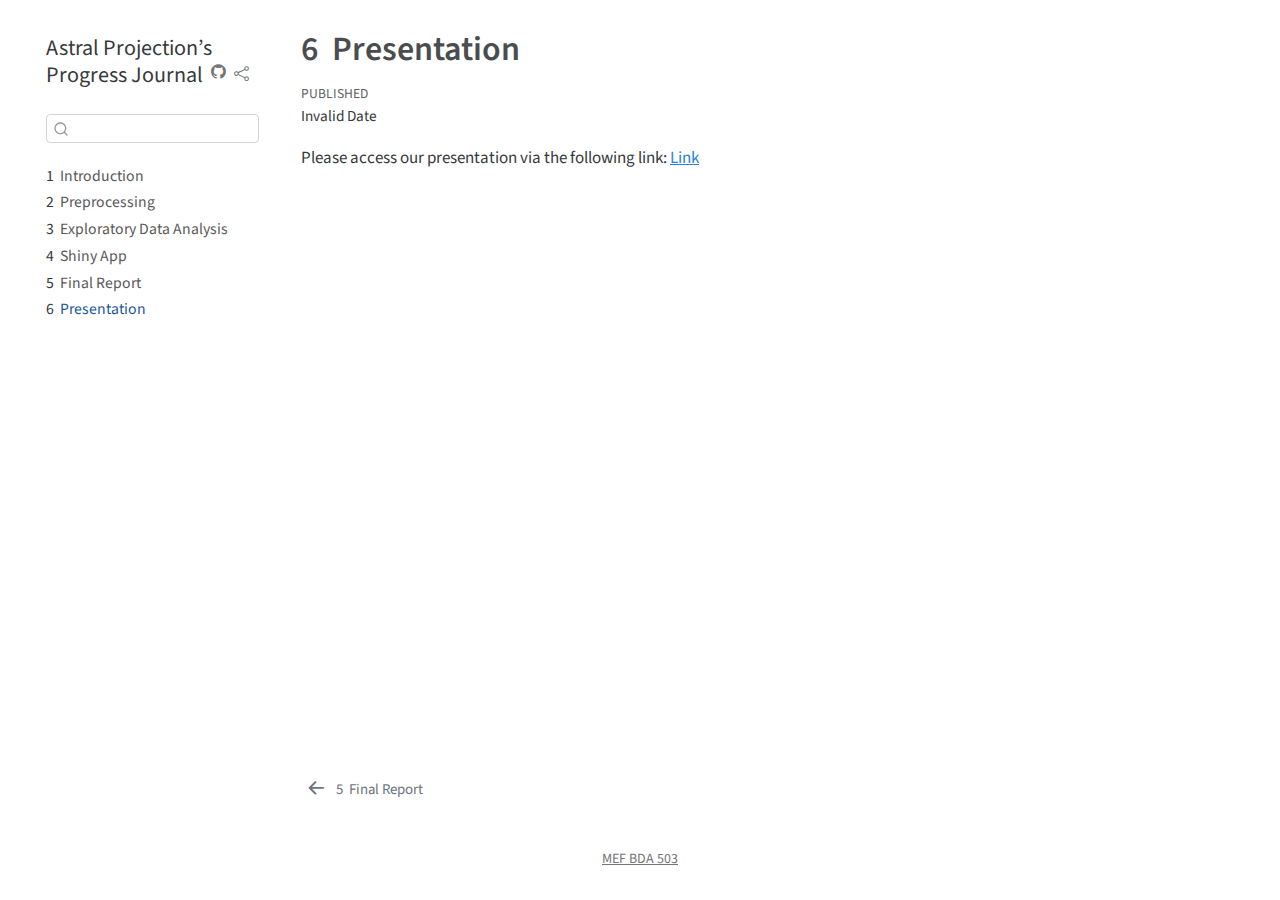
<file: docs/presentation.html>
<!DOCTYPE html>
<html xmlns="http://www.w3.org/1999/xhtml" lang="en" xml:lang="en"><head>

<meta charset="utf-8">
<meta name="generator" content="quarto-1.3.450">

<meta name="viewport" content="width=device-width, initial-scale=1.0, user-scalable=yes">


<title>Astral Projection’s Progress Journal - 6&nbsp; Presentation</title>
<style>
code{white-space: pre-wrap;}
span.smallcaps{font-variant: small-caps;}
div.columns{display: flex; gap: min(4vw, 1.5em);}
div.column{flex: auto; overflow-x: auto;}
div.hanging-indent{margin-left: 1.5em; text-indent: -1.5em;}
ul.task-list{list-style: none;}
ul.task-list li input[type="checkbox"] {
  width: 0.8em;
  margin: 0 0.8em 0.2em -1em; /* quarto-specific, see https://github.com/quarto-dev/quarto-cli/issues/4556 */ 
  vertical-align: middle;
}
</style>


<script src="site_libs/quarto-nav/quarto-nav.js"></script>
<script src="site_libs/quarto-nav/headroom.min.js"></script>
<script src="site_libs/clipboard/clipboard.min.js"></script>
<script src="site_libs/quarto-search/autocomplete.umd.js"></script>
<script src="site_libs/quarto-search/fuse.min.js"></script>
<script src="site_libs/quarto-search/quarto-search.js"></script>
<meta name="quarto:offset" content="./">
<link href="./report.html" rel="prev">
<script src="site_libs/quarto-html/quarto.js"></script>
<script src="site_libs/quarto-html/popper.min.js"></script>
<script src="site_libs/quarto-html/tippy.umd.min.js"></script>
<script src="site_libs/quarto-html/anchor.min.js"></script>
<link href="site_libs/quarto-html/tippy.css" rel="stylesheet">
<link href="site_libs/quarto-html/quarto-syntax-highlighting.css" rel="stylesheet" id="quarto-text-highlighting-styles">
<script src="site_libs/bootstrap/bootstrap.min.js"></script>
<link href="site_libs/bootstrap/bootstrap-icons.css" rel="stylesheet">
<link href="site_libs/bootstrap/bootstrap.min.css" rel="stylesheet" id="quarto-bootstrap" data-mode="light">
<script id="quarto-search-options" type="application/json">{
  "location": "sidebar",
  "copy-button": false,
  "collapse-after": 3,
  "panel-placement": "start",
  "type": "textbox",
  "limit": 20,
  "language": {
    "search-no-results-text": "No results",
    "search-matching-documents-text": "matching documents",
    "search-copy-link-title": "Copy link to search",
    "search-hide-matches-text": "Hide additional matches",
    "search-more-match-text": "more match in this document",
    "search-more-matches-text": "more matches in this document",
    "search-clear-button-title": "Clear",
    "search-detached-cancel-button-title": "Cancel",
    "search-submit-button-title": "Submit",
    "search-label": "Search"
  }
}</script>


</head>

<body class="nav-sidebar floating">

<div id="quarto-search-results"></div>
  <header id="quarto-header" class="headroom fixed-top">
  <nav class="quarto-secondary-nav">
    <div class="container-fluid d-flex">
      <button type="button" class="quarto-btn-toggle btn" data-bs-toggle="collapse" data-bs-target="#quarto-sidebar,#quarto-sidebar-glass" aria-controls="quarto-sidebar" aria-expanded="false" aria-label="Toggle sidebar navigation" onclick="if (window.quartoToggleHeadroom) { window.quartoToggleHeadroom(); }">
        <i class="bi bi-layout-text-sidebar-reverse"></i>
      </button>
      <nav class="quarto-page-breadcrumbs" aria-label="breadcrumb"><ol class="breadcrumb"><li class="breadcrumb-item"><a href="./presentation.html"><span class="chapter-number">6</span>&nbsp; <span class="chapter-title">Presentation</span></a></li></ol></nav>
      <a class="flex-grow-1" role="button" data-bs-toggle="collapse" data-bs-target="#quarto-sidebar,#quarto-sidebar-glass" aria-controls="quarto-sidebar" aria-expanded="false" aria-label="Toggle sidebar navigation" onclick="if (window.quartoToggleHeadroom) { window.quartoToggleHeadroom(); }">      
      </a>
      <button type="button" class="btn quarto-search-button" aria-label="" onclick="window.quartoOpenSearch();">
        <i class="bi bi-search"></i>
      </button>
    </div>
  </nav>
</header>
<!-- content -->
<div id="quarto-content" class="quarto-container page-columns page-rows-contents page-layout-article">
<!-- sidebar -->
  <nav id="quarto-sidebar" class="sidebar collapse collapse-horizontal sidebar-navigation floating overflow-auto">
    <div class="pt-lg-2 mt-2 text-left sidebar-header">
    <div class="sidebar-title mb-0 py-0">
      <a href="./">Astral Projection’s Progress Journal</a> 
        <div class="sidebar-tools-main">
    <a href="https://github.com/pjournal/mef07g-astralprojection" rel="" title="Source Code" class="quarto-navigation-tool px-1" aria-label="Source Code"><i class="bi bi-github"></i></a>
    <div class="dropdown">
      <a href="" title="Share" id="quarto-navigation-tool-dropdown-0" class="quarto-navigation-tool dropdown-toggle px-1" data-bs-toggle="dropdown" aria-expanded="false" aria-label="Share"><i class="bi bi-share"></i></a>
      <ul class="dropdown-menu" aria-labelledby="quarto-navigation-tool-dropdown-0">
          <li>
            <a class="dropdown-item sidebar-tools-main-item" href="https://twitter.com/intent/tweet?url=|url|">
              <i class="bi bi-bi-twitter pe-1"></i>
            Twitter
            </a>
          </li>
          <li>
            <a class="dropdown-item sidebar-tools-main-item" href="https://www.facebook.com/sharer/sharer.php?u=|url|">
              <i class="bi bi-bi-facebook pe-1"></i>
            Facebook
            </a>
          </li>
      </ul>
    </div>
</div>
    </div>
      </div>
        <div class="mt-2 flex-shrink-0 align-items-center">
        <div class="sidebar-search">
        <div id="quarto-search" class="" title="Search"></div>
        </div>
        </div>
    <div class="sidebar-menu-container"> 
    <ul class="list-unstyled mt-1">
        <li class="sidebar-item">
  <div class="sidebar-item-container"> 
  <a href="./index.html" class="sidebar-item-text sidebar-link">
 <span class="menu-text"><span class="chapter-number">1</span>&nbsp; <span class="chapter-title">Introduction</span></span></a>
  </div>
</li>
        <li class="sidebar-item">
  <div class="sidebar-item-container"> 
  <a href="./assignment1.html" class="sidebar-item-text sidebar-link">
 <span class="menu-text"><span class="chapter-number">2</span>&nbsp; <span class="chapter-title">Preprocessing</span></span></a>
  </div>
</li>
        <li class="sidebar-item">
  <div class="sidebar-item-container"> 
  <a href="./eda.html" class="sidebar-item-text sidebar-link">
 <span class="menu-text"><span class="chapter-number">3</span>&nbsp; <span class="chapter-title">Exploratory Data Analysis</span></span></a>
  </div>
</li>
        <li class="sidebar-item">
  <div class="sidebar-item-container"> 
  <a href="./shinyapp.html" class="sidebar-item-text sidebar-link">
 <span class="menu-text"><span class="chapter-number">4</span>&nbsp; <span class="chapter-title">Shiny App</span></span></a>
  </div>
</li>
        <li class="sidebar-item">
  <div class="sidebar-item-container"> 
  <a href="./report.html" class="sidebar-item-text sidebar-link">
 <span class="menu-text"><span class="chapter-number">5</span>&nbsp; <span class="chapter-title">Final Report</span></span></a>
  </div>
</li>
        <li class="sidebar-item">
  <div class="sidebar-item-container"> 
  <a href="./presentation.html" class="sidebar-item-text sidebar-link active">
 <span class="menu-text"><span class="chapter-number">6</span>&nbsp; <span class="chapter-title">Presentation</span></span></a>
  </div>
</li>
    </ul>
    </div>
</nav>
<div id="quarto-sidebar-glass" data-bs-toggle="collapse" data-bs-target="#quarto-sidebar,#quarto-sidebar-glass"></div>
<!-- margin-sidebar -->
    <div id="quarto-margin-sidebar" class="sidebar margin-sidebar">
        
    </div>
<!-- main -->
<main class="content" id="quarto-document-content">

<header id="title-block-header" class="quarto-title-block default">
<div class="quarto-title">
<h1 class="title"><span class="chapter-number">6</span>&nbsp; <span class="chapter-title">Presentation</span></h1>
</div>



<div class="quarto-title-meta">

    
    <div>
    <div class="quarto-title-meta-heading">Published</div>
    <div class="quarto-title-meta-contents">
      <p class="date">Invalid Date</p>
    </div>
  </div>
  
    
  </div>
  

</header>

<p>Please access our presentation via the following link: <a href="https://github.com/pjournal/mef07g-astralprojection/blob/main/WDI%20Final%20Presentation_Final.pptx">Link</a></p>



</main> <!-- /main -->
<script id="quarto-html-after-body" type="application/javascript">
window.document.addEventListener("DOMContentLoaded", function (event) {
  const toggleBodyColorMode = (bsSheetEl) => {
    const mode = bsSheetEl.getAttribute("data-mode");
    const bodyEl = window.document.querySelector("body");
    if (mode === "dark") {
      bodyEl.classList.add("quarto-dark");
      bodyEl.classList.remove("quarto-light");
    } else {
      bodyEl.classList.add("quarto-light");
      bodyEl.classList.remove("quarto-dark");
    }
  }
  const toggleBodyColorPrimary = () => {
    const bsSheetEl = window.document.querySelector("link#quarto-bootstrap");
    if (bsSheetEl) {
      toggleBodyColorMode(bsSheetEl);
    }
  }
  toggleBodyColorPrimary();  
  const icon = "";
  const anchorJS = new window.AnchorJS();
  anchorJS.options = {
    placement: 'right',
    icon: icon
  };
  anchorJS.add('.anchored');
  const isCodeAnnotation = (el) => {
    for (const clz of el.classList) {
      if (clz.startsWith('code-annotation-')) {                     
        return true;
      }
    }
    return false;
  }
  const clipboard = new window.ClipboardJS('.code-copy-button', {
    text: function(trigger) {
      const codeEl = trigger.previousElementSibling.cloneNode(true);
      for (const childEl of codeEl.children) {
        if (isCodeAnnotation(childEl)) {
          childEl.remove();
        }
      }
      return codeEl.innerText;
    }
  });
  clipboard.on('success', function(e) {
    // button target
    const button = e.trigger;
    // don't keep focus
    button.blur();
    // flash "checked"
    button.classList.add('code-copy-button-checked');
    var currentTitle = button.getAttribute("title");
    button.setAttribute("title", "Copied!");
    let tooltip;
    if (window.bootstrap) {
      button.setAttribute("data-bs-toggle", "tooltip");
      button.setAttribute("data-bs-placement", "left");
      button.setAttribute("data-bs-title", "Copied!");
      tooltip = new bootstrap.Tooltip(button, 
        { trigger: "manual", 
          customClass: "code-copy-button-tooltip",
          offset: [0, -8]});
      tooltip.show();    
    }
    setTimeout(function() {
      if (tooltip) {
        tooltip.hide();
        button.removeAttribute("data-bs-title");
        button.removeAttribute("data-bs-toggle");
        button.removeAttribute("data-bs-placement");
      }
      button.setAttribute("title", currentTitle);
      button.classList.remove('code-copy-button-checked');
    }, 1000);
    // clear code selection
    e.clearSelection();
  });
  function tippyHover(el, contentFn) {
    const config = {
      allowHTML: true,
      content: contentFn,
      maxWidth: 500,
      delay: 100,
      arrow: false,
      appendTo: function(el) {
          return el.parentElement;
      },
      interactive: true,
      interactiveBorder: 10,
      theme: 'quarto',
      placement: 'bottom-start'
    };
    window.tippy(el, config); 
  }
  const noterefs = window.document.querySelectorAll('a[role="doc-noteref"]');
  for (var i=0; i<noterefs.length; i++) {
    const ref = noterefs[i];
    tippyHover(ref, function() {
      // use id or data attribute instead here
      let href = ref.getAttribute('data-footnote-href') || ref.getAttribute('href');
      try { href = new URL(href).hash; } catch {}
      const id = href.replace(/^#\/?/, "");
      const note = window.document.getElementById(id);
      return note.innerHTML;
    });
  }
      let selectedAnnoteEl;
      const selectorForAnnotation = ( cell, annotation) => {
        let cellAttr = 'data-code-cell="' + cell + '"';
        let lineAttr = 'data-code-annotation="' +  annotation + '"';
        const selector = 'span[' + cellAttr + '][' + lineAttr + ']';
        return selector;
      }
      const selectCodeLines = (annoteEl) => {
        const doc = window.document;
        const targetCell = annoteEl.getAttribute("data-target-cell");
        const targetAnnotation = annoteEl.getAttribute("data-target-annotation");
        const annoteSpan = window.document.querySelector(selectorForAnnotation(targetCell, targetAnnotation));
        const lines = annoteSpan.getAttribute("data-code-lines").split(",");
        const lineIds = lines.map((line) => {
          return targetCell + "-" + line;
        })
        let top = null;
        let height = null;
        let parent = null;
        if (lineIds.length > 0) {
            //compute the position of the single el (top and bottom and make a div)
            const el = window.document.getElementById(lineIds[0]);
            top = el.offsetTop;
            height = el.offsetHeight;
            parent = el.parentElement.parentElement;
          if (lineIds.length > 1) {
            const lastEl = window.document.getElementById(lineIds[lineIds.length - 1]);
            const bottom = lastEl.offsetTop + lastEl.offsetHeight;
            height = bottom - top;
          }
          if (top !== null && height !== null && parent !== null) {
            // cook up a div (if necessary) and position it 
            let div = window.document.getElementById("code-annotation-line-highlight");
            if (div === null) {
              div = window.document.createElement("div");
              div.setAttribute("id", "code-annotation-line-highlight");
              div.style.position = 'absolute';
              parent.appendChild(div);
            }
            div.style.top = top - 2 + "px";
            div.style.height = height + 4 + "px";
            let gutterDiv = window.document.getElementById("code-annotation-line-highlight-gutter");
            if (gutterDiv === null) {
              gutterDiv = window.document.createElement("div");
              gutterDiv.setAttribute("id", "code-annotation-line-highlight-gutter");
              gutterDiv.style.position = 'absolute';
              const codeCell = window.document.getElementById(targetCell);
              const gutter = codeCell.querySelector('.code-annotation-gutter');
              gutter.appendChild(gutterDiv);
            }
            gutterDiv.style.top = top - 2 + "px";
            gutterDiv.style.height = height + 4 + "px";
          }
          selectedAnnoteEl = annoteEl;
        }
      };
      const unselectCodeLines = () => {
        const elementsIds = ["code-annotation-line-highlight", "code-annotation-line-highlight-gutter"];
        elementsIds.forEach((elId) => {
          const div = window.document.getElementById(elId);
          if (div) {
            div.remove();
          }
        });
        selectedAnnoteEl = undefined;
      };
      // Attach click handler to the DT
      const annoteDls = window.document.querySelectorAll('dt[data-target-cell]');
      for (const annoteDlNode of annoteDls) {
        annoteDlNode.addEventListener('click', (event) => {
          const clickedEl = event.target;
          if (clickedEl !== selectedAnnoteEl) {
            unselectCodeLines();
            const activeEl = window.document.querySelector('dt[data-target-cell].code-annotation-active');
            if (activeEl) {
              activeEl.classList.remove('code-annotation-active');
            }
            selectCodeLines(clickedEl);
            clickedEl.classList.add('code-annotation-active');
          } else {
            // Unselect the line
            unselectCodeLines();
            clickedEl.classList.remove('code-annotation-active');
          }
        });
      }
  const findCites = (el) => {
    const parentEl = el.parentElement;
    if (parentEl) {
      const cites = parentEl.dataset.cites;
      if (cites) {
        return {
          el,
          cites: cites.split(' ')
        };
      } else {
        return findCites(el.parentElement)
      }
    } else {
      return undefined;
    }
  };
  var bibliorefs = window.document.querySelectorAll('a[role="doc-biblioref"]');
  for (var i=0; i<bibliorefs.length; i++) {
    const ref = bibliorefs[i];
    const citeInfo = findCites(ref);
    if (citeInfo) {
      tippyHover(citeInfo.el, function() {
        var popup = window.document.createElement('div');
        citeInfo.cites.forEach(function(cite) {
          var citeDiv = window.document.createElement('div');
          citeDiv.classList.add('hanging-indent');
          citeDiv.classList.add('csl-entry');
          var biblioDiv = window.document.getElementById('ref-' + cite);
          if (biblioDiv) {
            citeDiv.innerHTML = biblioDiv.innerHTML;
          }
          popup.appendChild(citeDiv);
        });
        return popup.innerHTML;
      });
    }
  }
});
</script>
<nav class="page-navigation">
  <div class="nav-page nav-page-previous">
      <a href="./report.html" class="pagination-link">
        <i class="bi bi-arrow-left-short"></i> <span class="nav-page-text"><span class="chapter-number">5</span>&nbsp; <span class="chapter-title">Final Report</span></span>
      </a>          
  </div>
  <div class="nav-page nav-page-next">
  </div>
</nav>
</div> <!-- /content -->
<footer class="footer">
  <div class="nav-footer">
    <div class="nav-footer-left">
      &nbsp;
    </div>   
    <div class="nav-footer-center"><a href="https://mef-bda503.github.io">MEF BDA 503</a></div>
    <div class="nav-footer-right">
      &nbsp;
    </div>
  </div>
</footer>



</body></html>
</file>
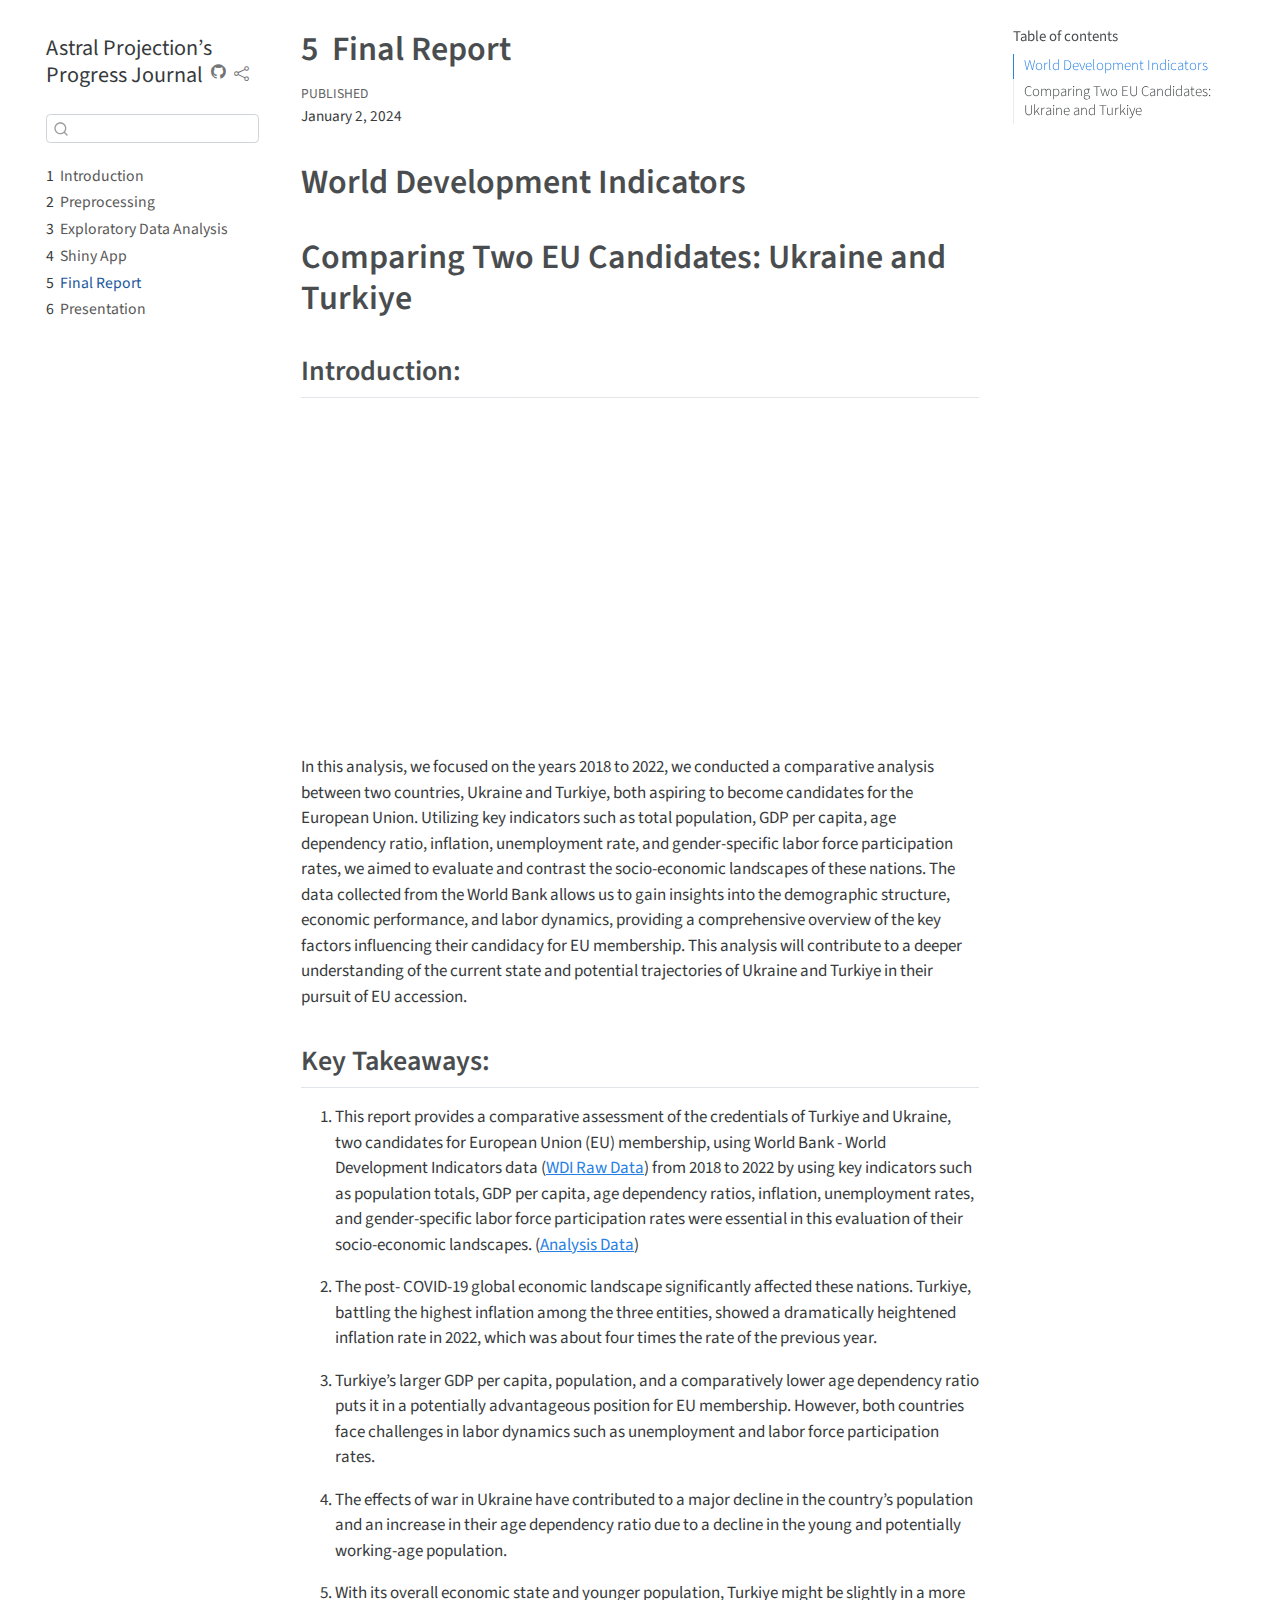
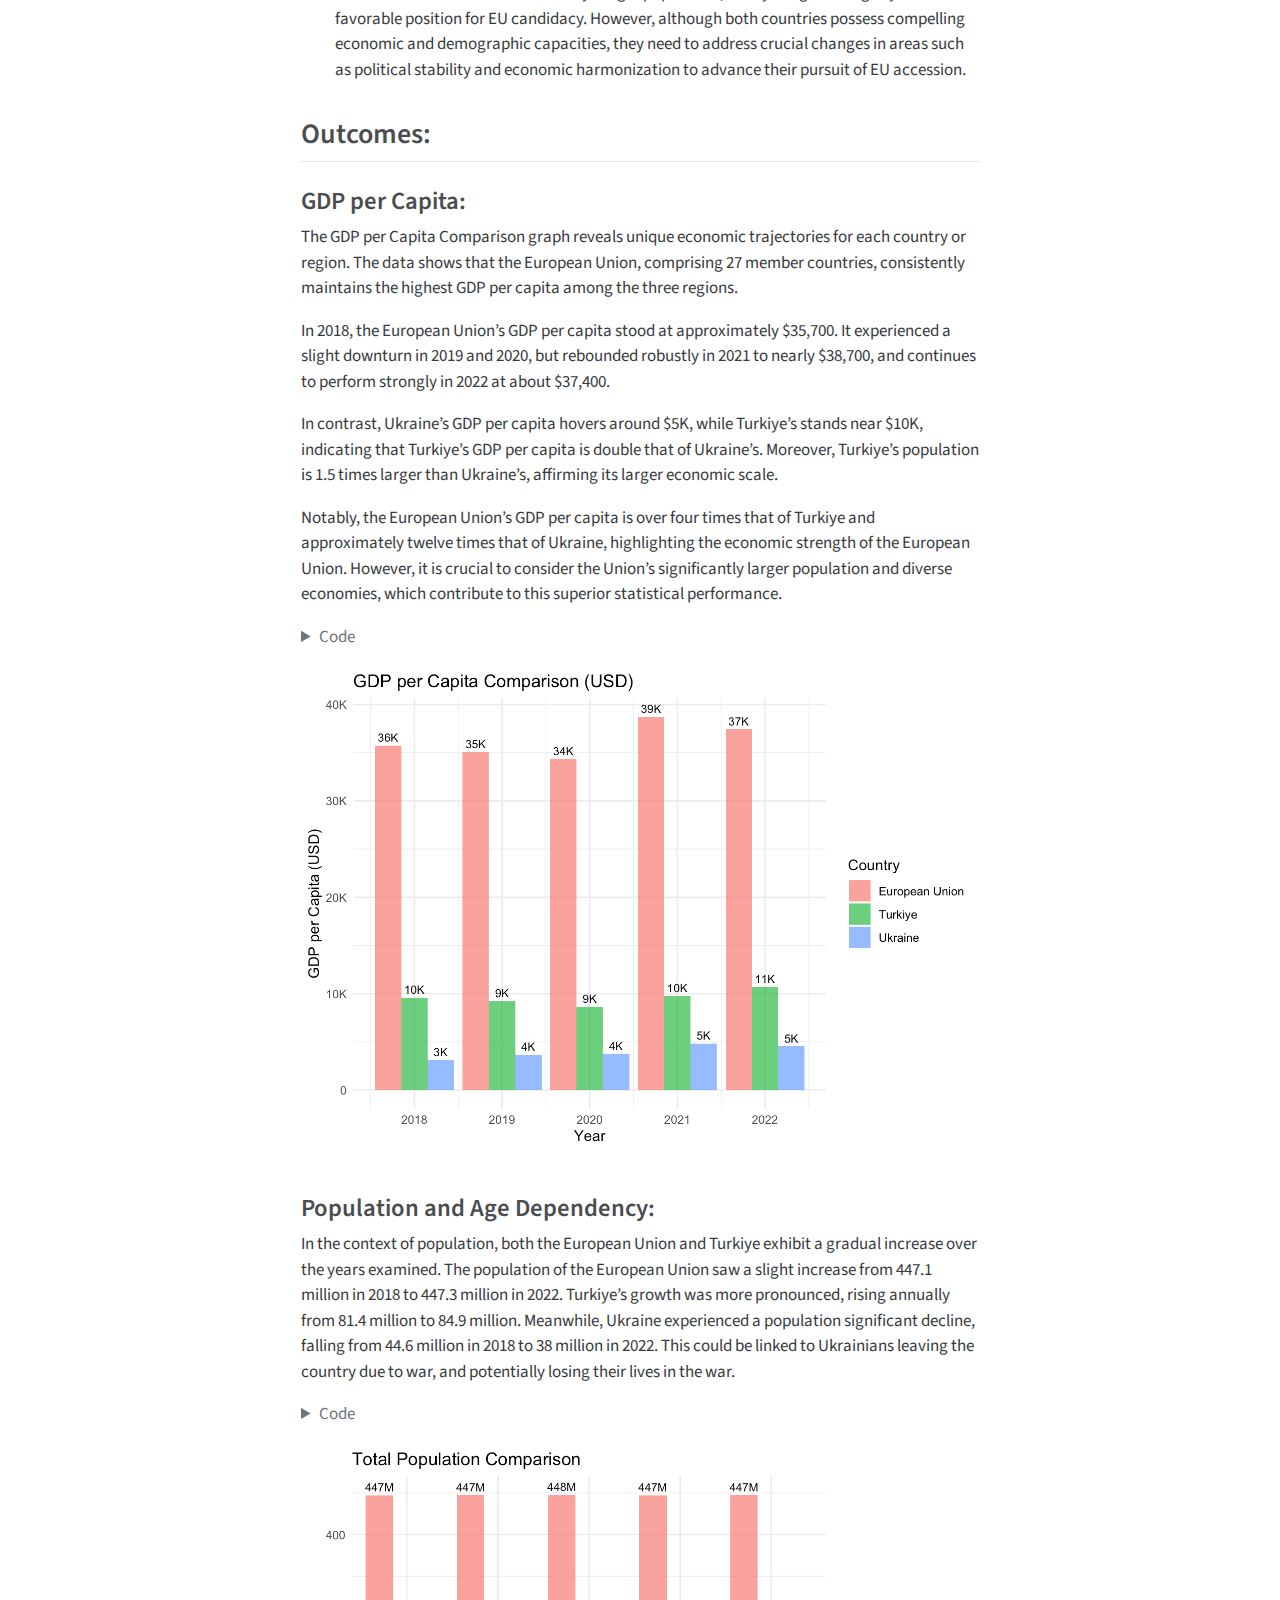
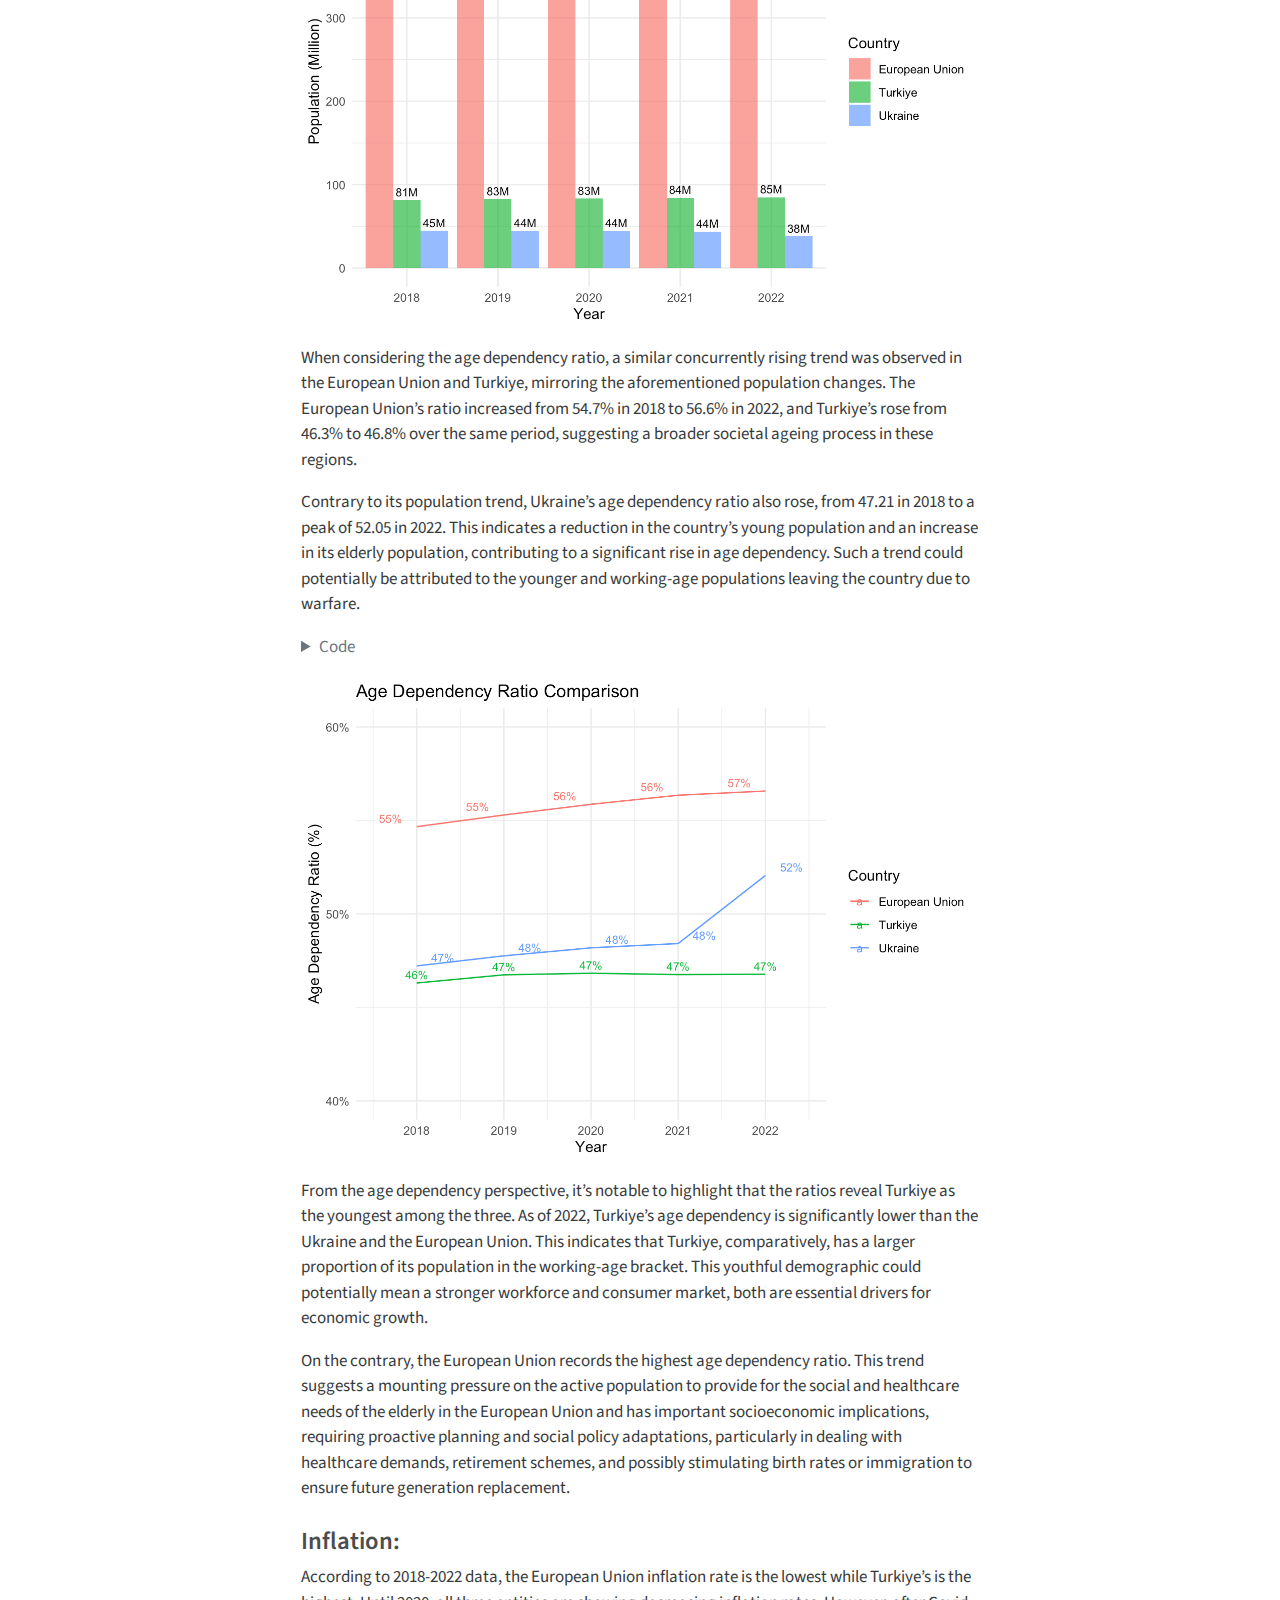
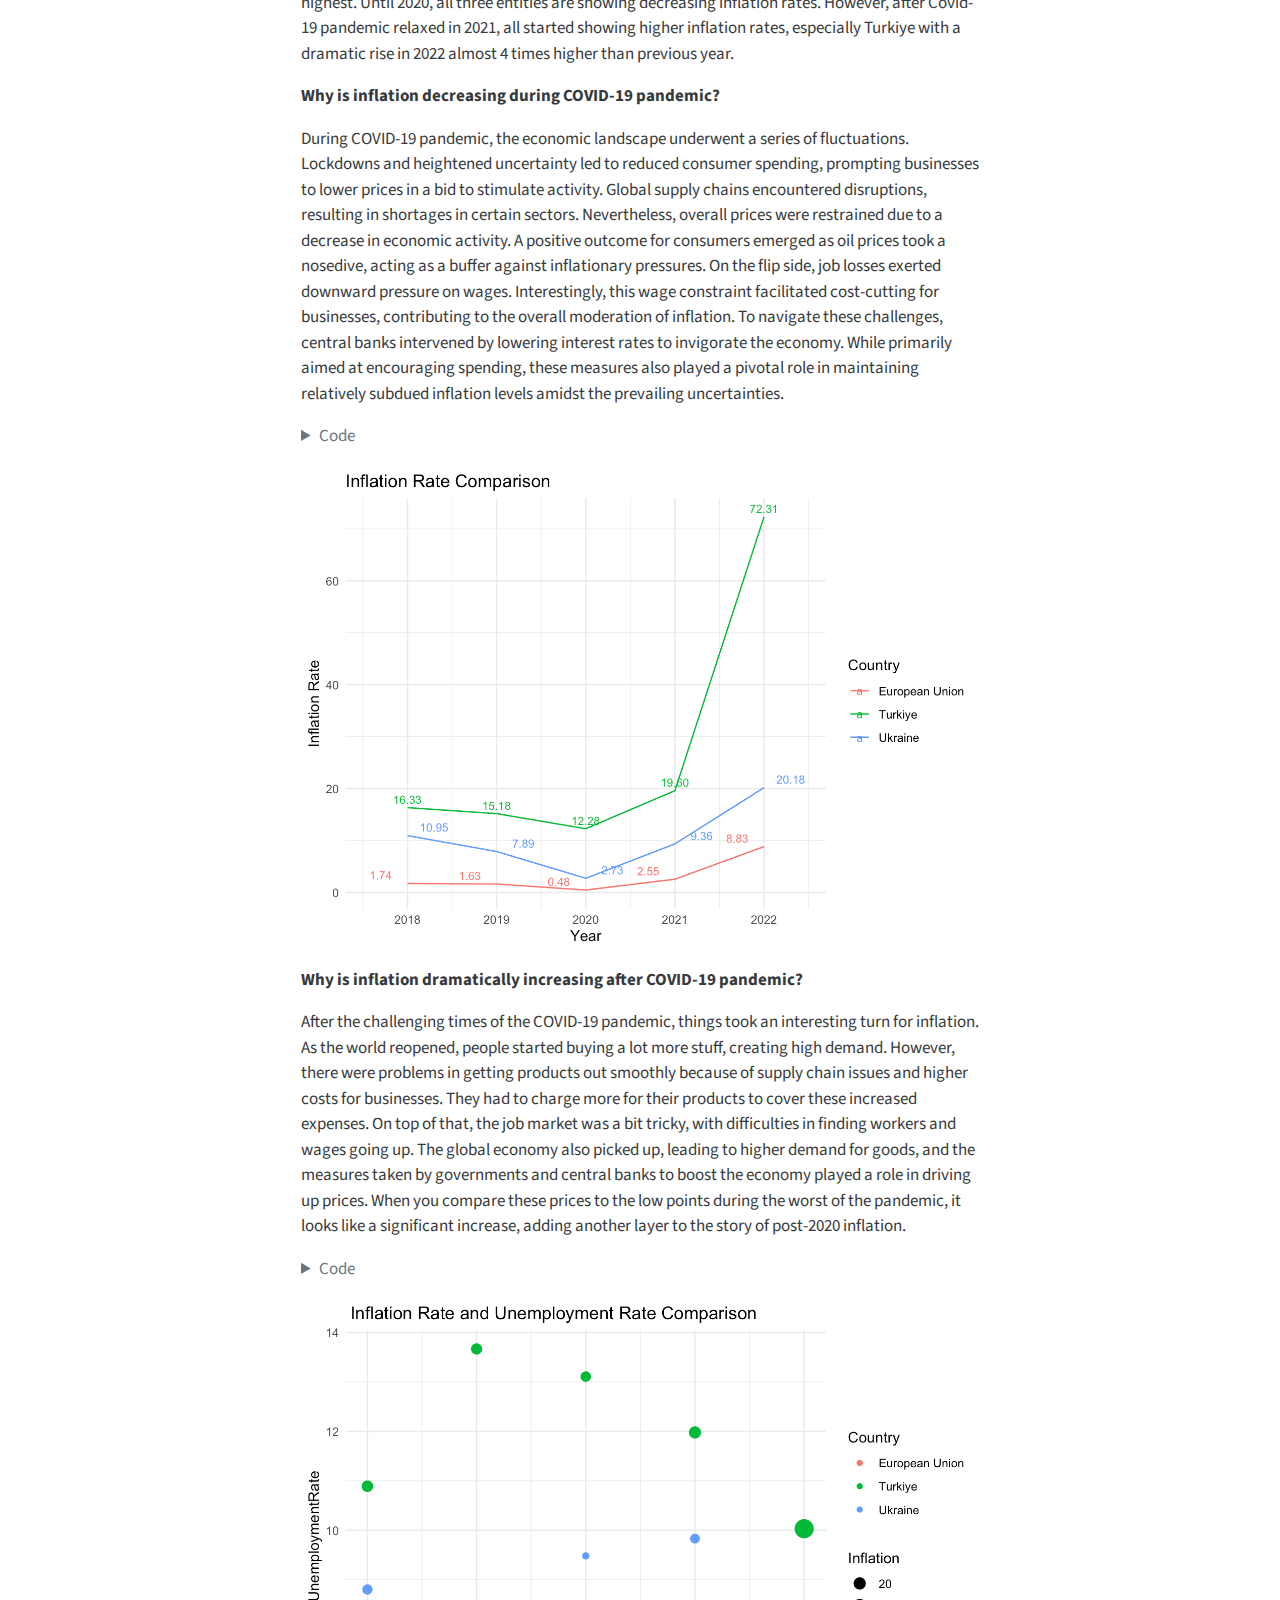
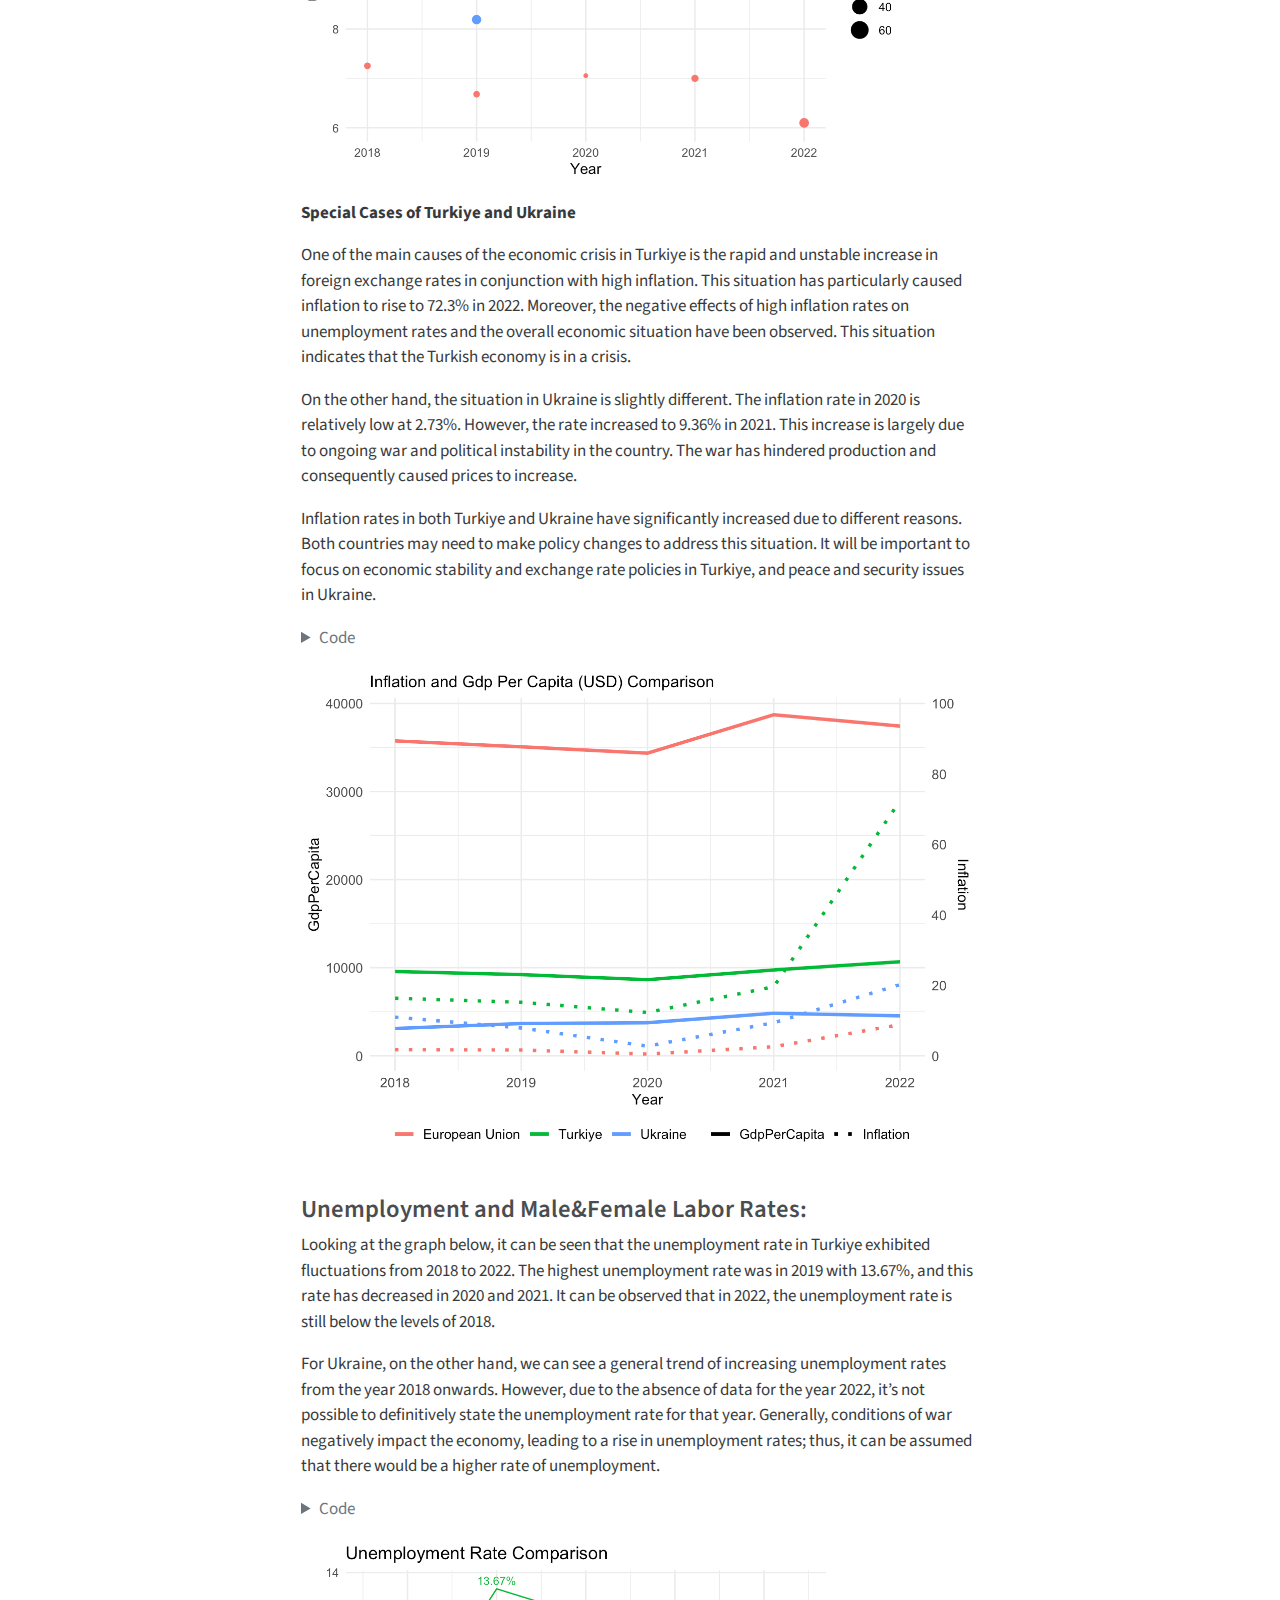
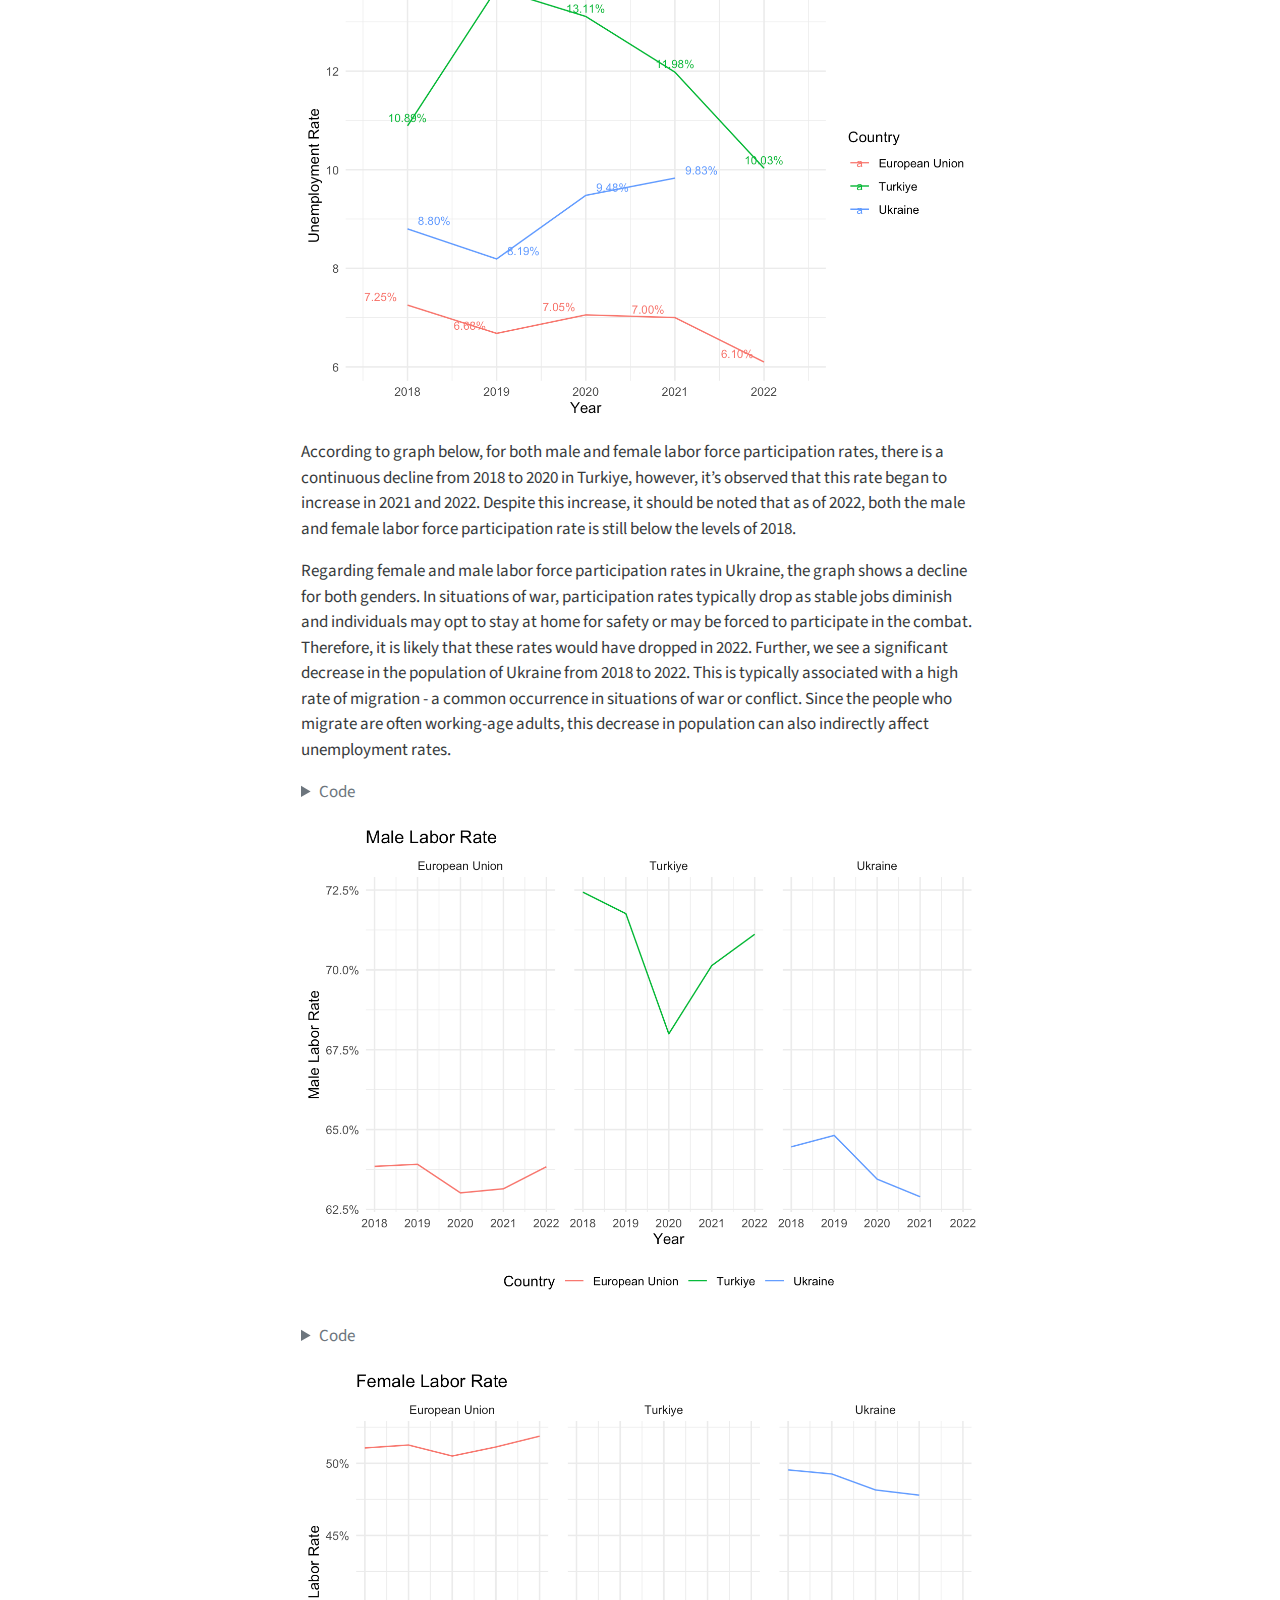
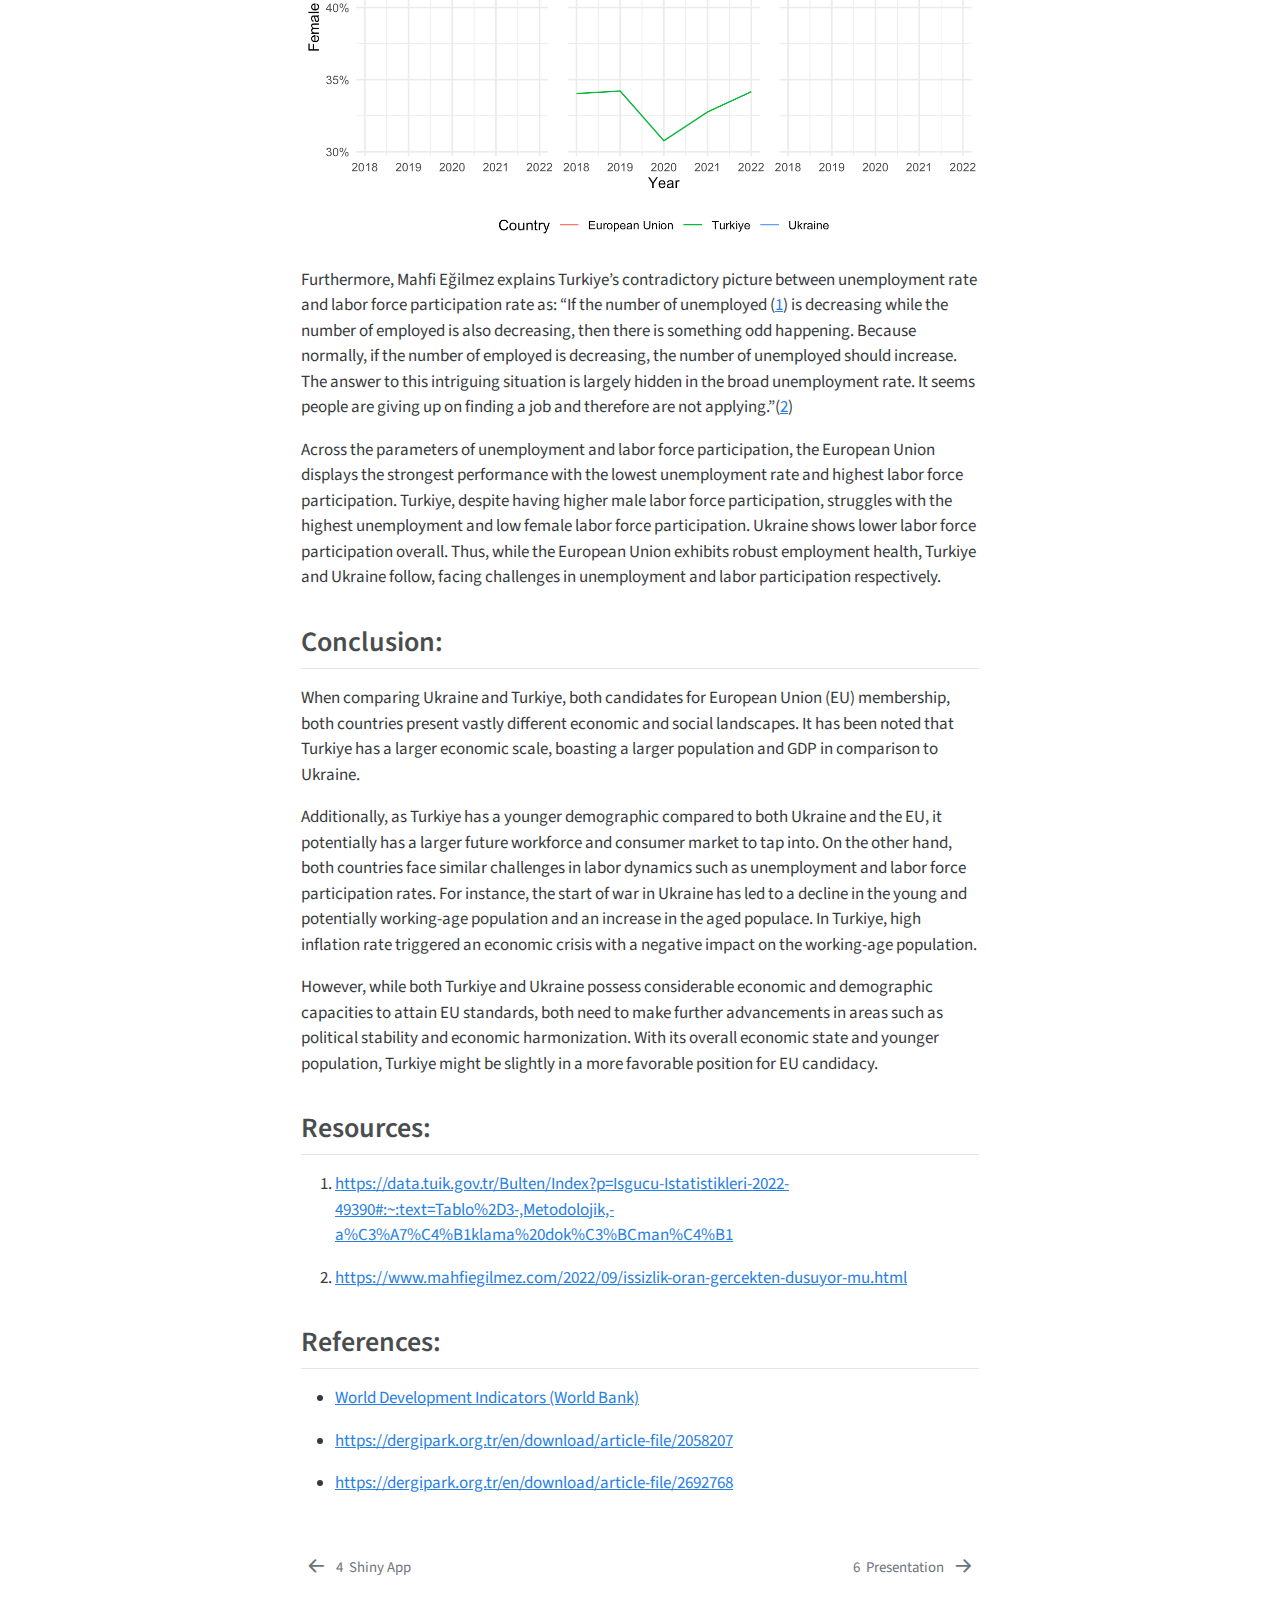
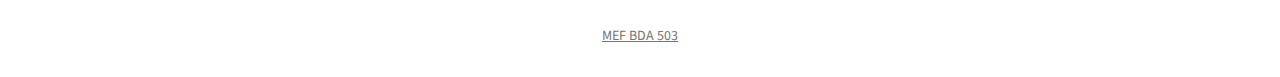
<file: docs/report.html>
<!DOCTYPE html>
<html xmlns="http://www.w3.org/1999/xhtml" lang="en" xml:lang="en"><head>

<meta charset="utf-8">
<meta name="generator" content="quarto-1.3.450">

<meta name="viewport" content="width=device-width, initial-scale=1.0, user-scalable=yes">

<meta name="dcterms.date" content="2024-01-02">

<title>Astral Projection’s Progress Journal - Final Report</title>
<style>
code{white-space: pre-wrap;}
span.smallcaps{font-variant: small-caps;}
div.columns{display: flex; gap: min(4vw, 1.5em);}
div.column{flex: auto; overflow-x: auto;}
div.hanging-indent{margin-left: 1.5em; text-indent: -1.5em;}
ul.task-list{list-style: none;}
ul.task-list li input[type="checkbox"] {
  width: 0.8em;
  margin: 0 0.8em 0.2em -1em; /* quarto-specific, see https://github.com/quarto-dev/quarto-cli/issues/4556 */ 
  vertical-align: middle;
}
/* CSS for syntax highlighting */
pre > code.sourceCode { white-space: pre; position: relative; }
pre > code.sourceCode > span { display: inline-block; line-height: 1.25; }
pre > code.sourceCode > span:empty { height: 1.2em; }
.sourceCode { overflow: visible; }
code.sourceCode > span { color: inherit; text-decoration: inherit; }
div.sourceCode { margin: 1em 0; }
pre.sourceCode { margin: 0; }
@media screen {
div.sourceCode { overflow: auto; }
}
@media print {
pre > code.sourceCode { white-space: pre-wrap; }
pre > code.sourceCode > span { text-indent: -5em; padding-left: 5em; }
}
pre.numberSource code
  { counter-reset: source-line 0; }
pre.numberSource code > span
  { position: relative; left: -4em; counter-increment: source-line; }
pre.numberSource code > span > a:first-child::before
  { content: counter(source-line);
    position: relative; left: -1em; text-align: right; vertical-align: baseline;
    border: none; display: inline-block;
    -webkit-touch-callout: none; -webkit-user-select: none;
    -khtml-user-select: none; -moz-user-select: none;
    -ms-user-select: none; user-select: none;
    padding: 0 4px; width: 4em;
  }
pre.numberSource { margin-left: 3em;  padding-left: 4px; }
div.sourceCode
  {   }
@media screen {
pre > code.sourceCode > span > a:first-child::before { text-decoration: underline; }
}
</style>


<script src="site_libs/quarto-nav/quarto-nav.js"></script>
<script src="site_libs/quarto-nav/headroom.min.js"></script>
<script src="site_libs/clipboard/clipboard.min.js"></script>
<script src="site_libs/quarto-search/autocomplete.umd.js"></script>
<script src="site_libs/quarto-search/fuse.min.js"></script>
<script src="site_libs/quarto-search/quarto-search.js"></script>
<meta name="quarto:offset" content="./">
<link href="./presentation.html" rel="next">
<link href="./shinyapp.html" rel="prev">
<script src="site_libs/quarto-html/quarto.js"></script>
<script src="site_libs/quarto-html/popper.min.js"></script>
<script src="site_libs/quarto-html/tippy.umd.min.js"></script>
<script src="site_libs/quarto-html/anchor.min.js"></script>
<link href="site_libs/quarto-html/tippy.css" rel="stylesheet">
<link href="site_libs/quarto-html/quarto-syntax-highlighting.css" rel="stylesheet" id="quarto-text-highlighting-styles">
<script src="site_libs/bootstrap/bootstrap.min.js"></script>
<link href="site_libs/bootstrap/bootstrap-icons.css" rel="stylesheet">
<link href="site_libs/bootstrap/bootstrap.min.css" rel="stylesheet" id="quarto-bootstrap" data-mode="light">
<script id="quarto-search-options" type="application/json">{
  "location": "sidebar",
  "copy-button": false,
  "collapse-after": 3,
  "panel-placement": "start",
  "type": "textbox",
  "limit": 20,
  "language": {
    "search-no-results-text": "No results",
    "search-matching-documents-text": "matching documents",
    "search-copy-link-title": "Copy link to search",
    "search-hide-matches-text": "Hide additional matches",
    "search-more-match-text": "more match in this document",
    "search-more-matches-text": "more matches in this document",
    "search-clear-button-title": "Clear",
    "search-detached-cancel-button-title": "Cancel",
    "search-submit-button-title": "Submit",
    "search-label": "Search"
  }
}</script>


</head>

<body class="nav-sidebar floating">

<div id="quarto-search-results"></div>
  <header id="quarto-header" class="headroom fixed-top">
  <nav class="quarto-secondary-nav">
    <div class="container-fluid d-flex">
      <button type="button" class="quarto-btn-toggle btn" data-bs-toggle="collapse" data-bs-target="#quarto-sidebar,#quarto-sidebar-glass" aria-controls="quarto-sidebar" aria-expanded="false" aria-label="Toggle sidebar navigation" onclick="if (window.quartoToggleHeadroom) { window.quartoToggleHeadroom(); }">
        <i class="bi bi-layout-text-sidebar-reverse"></i>
      </button>
      <nav class="quarto-page-breadcrumbs" aria-label="breadcrumb"><ol class="breadcrumb"><li class="breadcrumb-item"><a href="./report.html"><span class="chapter-number">5</span>&nbsp; <span class="chapter-title">Final Report</span></a></li></ol></nav>
      <a class="flex-grow-1" role="button" data-bs-toggle="collapse" data-bs-target="#quarto-sidebar,#quarto-sidebar-glass" aria-controls="quarto-sidebar" aria-expanded="false" aria-label="Toggle sidebar navigation" onclick="if (window.quartoToggleHeadroom) { window.quartoToggleHeadroom(); }">      
      </a>
      <button type="button" class="btn quarto-search-button" aria-label="" onclick="window.quartoOpenSearch();">
        <i class="bi bi-search"></i>
      </button>
    </div>
  </nav>
</header>
<!-- content -->
<div id="quarto-content" class="quarto-container page-columns page-rows-contents page-layout-article">
<!-- sidebar -->
  <nav id="quarto-sidebar" class="sidebar collapse collapse-horizontal sidebar-navigation floating overflow-auto">
    <div class="pt-lg-2 mt-2 text-left sidebar-header">
    <div class="sidebar-title mb-0 py-0">
      <a href="./">Astral Projection’s Progress Journal</a> 
        <div class="sidebar-tools-main">
    <a href="https://github.com/pjournal/mef07g-astralprojection" rel="" title="Source Code" class="quarto-navigation-tool px-1" aria-label="Source Code"><i class="bi bi-github"></i></a>
    <div class="dropdown">
      <a href="" title="Share" id="quarto-navigation-tool-dropdown-0" class="quarto-navigation-tool dropdown-toggle px-1" data-bs-toggle="dropdown" aria-expanded="false" aria-label="Share"><i class="bi bi-share"></i></a>
      <ul class="dropdown-menu" aria-labelledby="quarto-navigation-tool-dropdown-0">
          <li>
            <a class="dropdown-item sidebar-tools-main-item" href="https://twitter.com/intent/tweet?url=|url|">
              <i class="bi bi-bi-twitter pe-1"></i>
            Twitter
            </a>
          </li>
          <li>
            <a class="dropdown-item sidebar-tools-main-item" href="https://www.facebook.com/sharer/sharer.php?u=|url|">
              <i class="bi bi-bi-facebook pe-1"></i>
            Facebook
            </a>
          </li>
      </ul>
    </div>
</div>
    </div>
      </div>
        <div class="mt-2 flex-shrink-0 align-items-center">
        <div class="sidebar-search">
        <div id="quarto-search" class="" title="Search"></div>
        </div>
        </div>
    <div class="sidebar-menu-container"> 
    <ul class="list-unstyled mt-1">
        <li class="sidebar-item">
  <div class="sidebar-item-container"> 
  <a href="./index.html" class="sidebar-item-text sidebar-link">
 <span class="menu-text"><span class="chapter-number">1</span>&nbsp; <span class="chapter-title">Introduction</span></span></a>
  </div>
</li>
        <li class="sidebar-item">
  <div class="sidebar-item-container"> 
  <a href="./assignment1.html" class="sidebar-item-text sidebar-link">
 <span class="menu-text"><span class="chapter-number">2</span>&nbsp; <span class="chapter-title">Preprocessing</span></span></a>
  </div>
</li>
        <li class="sidebar-item">
  <div class="sidebar-item-container"> 
  <a href="./eda.html" class="sidebar-item-text sidebar-link">
 <span class="menu-text"><span class="chapter-number">3</span>&nbsp; <span class="chapter-title">Exploratory Data Analysis</span></span></a>
  </div>
</li>
        <li class="sidebar-item">
  <div class="sidebar-item-container"> 
  <a href="./shinyapp.html" class="sidebar-item-text sidebar-link">
 <span class="menu-text"><span class="chapter-number">4</span>&nbsp; <span class="chapter-title">Shiny App</span></span></a>
  </div>
</li>
        <li class="sidebar-item">
  <div class="sidebar-item-container"> 
  <a href="./report.html" class="sidebar-item-text sidebar-link active">
 <span class="menu-text"><span class="chapter-number">5</span>&nbsp; <span class="chapter-title">Final Report</span></span></a>
  </div>
</li>
        <li class="sidebar-item">
  <div class="sidebar-item-container"> 
  <a href="./presentation.html" class="sidebar-item-text sidebar-link">
 <span class="menu-text"><span class="chapter-number">6</span>&nbsp; <span class="chapter-title">Presentation</span></span></a>
  </div>
</li>
    </ul>
    </div>
</nav>
<div id="quarto-sidebar-glass" data-bs-toggle="collapse" data-bs-target="#quarto-sidebar,#quarto-sidebar-glass"></div>
<!-- margin-sidebar -->
    <div id="quarto-margin-sidebar" class="sidebar margin-sidebar">
        <nav id="TOC" role="doc-toc" class="toc-active">
    <h2 id="toc-title">Table of contents</h2>
   
  <ul>
  <li><a href="#world-development-indicators" id="toc-world-development-indicators" class="nav-link active" data-scroll-target="#world-development-indicators">World Development Indicators</a></li>
  <li><a href="#comparing-two-eu-candidates-ukraine-and-turkiye" id="toc-comparing-two-eu-candidates-ukraine-and-turkiye" class="nav-link" data-scroll-target="#comparing-two-eu-candidates-ukraine-and-turkiye">Comparing Two EU Candidates: Ukraine and Turkiye</a>
  <ul class="collapse">
  <li><a href="#introduction" id="toc-introduction" class="nav-link" data-scroll-target="#introduction">Introduction:</a></li>
  <li><a href="#key-takeaways" id="toc-key-takeaways" class="nav-link" data-scroll-target="#key-takeaways">Key Takeaways:</a></li>
  <li><a href="#outcomes" id="toc-outcomes" class="nav-link" data-scroll-target="#outcomes">Outcomes:</a>
  <ul class="collapse">
  <li><a href="#gdp-per-capita" id="toc-gdp-per-capita" class="nav-link" data-scroll-target="#gdp-per-capita">GDP per Capita:</a></li>
  <li><a href="#population-and-age-dependency" id="toc-population-and-age-dependency" class="nav-link" data-scroll-target="#population-and-age-dependency">Population and Age Dependency:</a></li>
  <li><a href="#inflation" id="toc-inflation" class="nav-link" data-scroll-target="#inflation">Inflation:</a></li>
  <li><a href="#unemployment-and-malefemale-labor-rates" id="toc-unemployment-and-malefemale-labor-rates" class="nav-link" data-scroll-target="#unemployment-and-malefemale-labor-rates">Unemployment and Male&amp;Female Labor Rates:</a></li>
  </ul></li>
  <li><a href="#conclusion" id="toc-conclusion" class="nav-link" data-scroll-target="#conclusion">Conclusion:</a></li>
  <li><a href="#resources" id="toc-resources" class="nav-link" data-scroll-target="#resources">Resources:</a></li>
  <li><a href="#references" id="toc-references" class="nav-link" data-scroll-target="#references">References:</a></li>
  </ul></li>
  </ul>
</nav>
    </div>
<!-- main -->
<main class="content" id="quarto-document-content">

<header id="title-block-header" class="quarto-title-block default">
<div class="quarto-title">
<h1 class="title"><span class="chapter-number">5</span>&nbsp; <span class="chapter-title">Final Report</span></h1>
</div>



<div class="quarto-title-meta">

    
    <div>
    <div class="quarto-title-meta-heading">Published</div>
    <div class="quarto-title-meta-contents">
      <p class="date">January 2, 2024</p>
    </div>
  </div>
  
    
  </div>
  

</header>

<section id="world-development-indicators" class="level1">
<h1>World Development Indicators</h1>
</section>
<section id="comparing-two-eu-candidates-ukraine-and-turkiye" class="level1">
<h1>Comparing Two EU Candidates: Ukraine and Turkiye</h1>
<section id="introduction" class="level2">
<h2 class="anchored" data-anchor-id="introduction">Introduction:</h2>
<div style="text-align: center;">
<iframe width="560" height="315" src="https://www.youtube.com/embed/7guNbHgJzgI?si=Nc9yKOeOozXgEHVR" title="YouTube video player" frameborder="0" allow="accelerometer; autoplay; clipboard-write; encrypted-media; gyroscope; picture-in-picture; web-share" allowfullscreen="">
</iframe>

</div>
<p>In this analysis, we focused on the years 2018 to 2022, we conducted a comparative analysis between two countries, Ukraine and Turkiye, both aspiring to become candidates for the European Union. Utilizing key indicators such as total population, GDP per capita, age dependency ratio, inflation, unemployment rate, and gender-specific labor force participation rates, we aimed to evaluate and contrast the socio-economic landscapes of these nations. The data collected from the World Bank allows us to gain insights into the demographic structure, economic performance, and labor dynamics, providing a comprehensive overview of the key factors influencing their candidacy for EU membership. This analysis will contribute to a deeper understanding of the current state and potential trajectories of Ukraine and Turkiye in their pursuit of EU accession.</p>
</section>
<section id="key-takeaways" class="level2">
<h2 class="anchored" data-anchor-id="key-takeaways">Key Takeaways:</h2>
<ol type="1">
<li><p>This report provides a comparative assessment of the credentials of Turkiye and Ukraine, two candidates for European Union (EU) membership, using World Bank - World Development Indicators data (<a href="https://github.com/vincentarelbundock/WDI">WDI Raw Data</a>) from 2018 to 2022 by using key indicators such as population totals, GDP per capita, age dependency ratios, inflation, unemployment rates, and gender-specific labor force participation rates were essential in this evaluation of their socio-economic landscapes. (<a href="https://github.com/pjournal/mef07g-astralprojection/blob/main/world_bank_data.rds">Analysis Data</a>)</p></li>
<li><p>The post- COVID-19 global economic landscape significantly affected these nations. Turkiye, battling the highest inflation among the three entities, showed a dramatically heightened inflation rate in 2022, which was about four times the rate of the previous year.</p></li>
<li><p>Turkiye’s larger GDP per capita, population, and a comparatively lower age dependency ratio puts it in a potentially advantageous position for EU membership. However, both countries face challenges in labor dynamics such as unemployment and labor force participation rates.</p></li>
<li><p>The effects of war in Ukraine have contributed to a major decline in the country’s population and an increase in their age dependency ratio due to a decline in the young and potentially working-age population.</p></li>
<li><p>With its overall economic state and younger population, Turkiye might be slightly in a more favorable position for EU candidacy. However, although both countries possess compelling economic and demographic capacities, they need to address crucial changes in areas such as political stability and economic harmonization to advance their pursuit of EU accession.</p></li>
</ol>
</section>
<section id="outcomes" class="level2">
<h2 class="anchored" data-anchor-id="outcomes">Outcomes:</h2>
<section id="gdp-per-capita" class="level3">
<h3 class="anchored" data-anchor-id="gdp-per-capita">GDP per Capita:</h3>
<p>The GDP per Capita Comparison graph reveals unique economic trajectories for each country or region. The data shows that the European Union, comprising 27 member countries, consistently maintains the highest GDP per capita among the three regions.</p>
<p>In 2018, the European Union’s GDP per capita stood at approximately $35,700. It experienced a slight downturn in 2019 and 2020, but rebounded robustly in 2021 to nearly $38,700, and continues to perform strongly in 2022 at about $37,400.</p>
<p>In contrast, Ukraine’s GDP per capita hovers around $5K, while Turkiye’s stands near $10K, indicating that Turkiye’s GDP per capita is double that of Ukraine’s. Moreover, Turkiye’s population is 1.5 times larger than Ukraine’s, affirming its larger economic scale.</p>
<p>Notably, the European Union’s GDP per capita is over four times that of Turkiye and approximately twelve times that of Ukraine, highlighting the economic strength of the European Union. However, it is crucial to consider the Union’s significantly larger population and diverse economies, which contribute to this superior statistical performance.</p>
<div class="cell">
<details>
<summary>Code</summary>
<div class="sourceCode cell-code" id="cb1"><pre class="sourceCode r code-with-copy"><code class="sourceCode r"><span id="cb1-1"><a href="#cb1-1" aria-hidden="true" tabindex="-1"></a><span class="fu">ggplot</span>(world_bank_data, <span class="fu">aes</span>(<span class="at">x =</span> Year, <span class="at">y =</span> GdpPerCapita, <span class="at">fill =</span> Country)) <span class="sc">+</span></span>
<span id="cb1-2"><a href="#cb1-2" aria-hidden="true" tabindex="-1"></a>  <span class="fu">geom_bar</span>(<span class="at">stat =</span> <span class="st">"identity"</span>, <span class="at">position =</span> <span class="st">"dodge"</span>,<span class="at">alpha =</span> <span class="fl">0.7</span>) <span class="sc">+</span></span>
<span id="cb1-3"><a href="#cb1-3" aria-hidden="true" tabindex="-1"></a>  <span class="fu">geom_text</span>(<span class="fu">aes</span>(<span class="at">label =</span> scales<span class="sc">::</span><span class="fu">label_number_si</span>(<span class="at">accuracy =</span> <span class="dv">1</span>)(GdpPerCapita)), </span>
<span id="cb1-4"><a href="#cb1-4" aria-hidden="true" tabindex="-1"></a>            <span class="at">position =</span> <span class="fu">position_dodge</span>(<span class="at">width =</span> <span class="fl">0.9</span>), </span>
<span id="cb1-5"><a href="#cb1-5" aria-hidden="true" tabindex="-1"></a>            <span class="at">vjust =</span> <span class="sc">-</span><span class="fl">0.5</span>, </span>
<span id="cb1-6"><a href="#cb1-6" aria-hidden="true" tabindex="-1"></a>            <span class="at">size =</span> <span class="dv">3</span>) <span class="sc">+</span></span>
<span id="cb1-7"><a href="#cb1-7" aria-hidden="true" tabindex="-1"></a>  <span class="fu">labs</span>(</span>
<span id="cb1-8"><a href="#cb1-8" aria-hidden="true" tabindex="-1"></a>    <span class="at">title =</span> <span class="st">"GDP per Capita Comparison (USD)"</span>,</span>
<span id="cb1-9"><a href="#cb1-9" aria-hidden="true" tabindex="-1"></a>    <span class="at">x =</span> <span class="st">"Year"</span>,</span>
<span id="cb1-10"><a href="#cb1-10" aria-hidden="true" tabindex="-1"></a>    <span class="at">y =</span> <span class="st">"GDP per Capita (USD)"</span>,</span>
<span id="cb1-11"><a href="#cb1-11" aria-hidden="true" tabindex="-1"></a>    <span class="at">fill =</span> <span class="st">"Country"</span></span>
<span id="cb1-12"><a href="#cb1-12" aria-hidden="true" tabindex="-1"></a>  ) <span class="sc">+</span></span>
<span id="cb1-13"><a href="#cb1-13" aria-hidden="true" tabindex="-1"></a>  <span class="fu">scale_y_continuous</span>(<span class="at">labels =</span> scales<span class="sc">::</span><span class="fu">label_number_si</span>(<span class="at">accuracy =</span> <span class="dv">1</span>)) <span class="sc">+</span>  </span>
<span id="cb1-14"><a href="#cb1-14" aria-hidden="true" tabindex="-1"></a>  <span class="fu">theme_minimal</span>()</span></code><button title="Copy to Clipboard" class="code-copy-button"><i class="bi"></i></button></pre></div>
</details>
<div class="cell-output-display">
<p><img src="report_files/figure-html/unnamed-chunk-5-1.png" class="img-fluid" style="width:100.0%"></p>
</div>
</div>
</section>
<section id="population-and-age-dependency" class="level3">
<h3 class="anchored" data-anchor-id="population-and-age-dependency">Population and Age Dependency:</h3>
<p>In the context of population, both the European Union and Turkiye exhibit a gradual increase over the years examined. The population of the European Union saw a slight increase from 447.1 million in 2018 to 447.3 million in 2022. Turkiye’s growth was more pronounced, rising annually from 81.4 million to 84.9 million. Meanwhile, Ukraine experienced a population significant decline, falling from 44.6 million in 2018 to 38 million in 2022. This could be linked to Ukrainians leaving the country due to war, and potentially losing their lives in the war.</p>
<div class="cell">
<details>
<summary>Code</summary>
<div class="sourceCode cell-code" id="cb2"><pre class="sourceCode r code-with-copy"><code class="sourceCode r"><span id="cb2-1"><a href="#cb2-1" aria-hidden="true" tabindex="-1"></a><span class="fu">ggplot</span>(world_bank_data, <span class="fu">aes</span>(<span class="at">x =</span> <span class="fu">factor</span>(Year), <span class="at">y =</span> Population <span class="sc">/</span> <span class="fl">1e6</span>, <span class="at">fill =</span> Country)) <span class="sc">+</span></span>
<span id="cb2-2"><a href="#cb2-2" aria-hidden="true" tabindex="-1"></a>  <span class="fu">geom_bar</span>(<span class="at">stat =</span> <span class="st">"identity"</span>, <span class="at">position =</span> <span class="st">"dodge"</span>, <span class="at">alpha =</span> <span class="fl">0.7</span>) <span class="sc">+</span></span>
<span id="cb2-3"><a href="#cb2-3" aria-hidden="true" tabindex="-1"></a>  <span class="fu">geom_text</span>(<span class="fu">aes</span>(<span class="at">label =</span> scales<span class="sc">::</span><span class="fu">label_number_si</span>(<span class="at">accuracy =</span> <span class="dv">1</span>)(Population)), </span>
<span id="cb2-4"><a href="#cb2-4" aria-hidden="true" tabindex="-1"></a>            <span class="at">position =</span> <span class="fu">position_dodge</span>(<span class="at">width =</span> <span class="fl">0.9</span>), </span>
<span id="cb2-5"><a href="#cb2-5" aria-hidden="true" tabindex="-1"></a>            <span class="at">vjust =</span> <span class="sc">-</span><span class="fl">0.5</span>, </span>
<span id="cb2-6"><a href="#cb2-6" aria-hidden="true" tabindex="-1"></a>            <span class="at">size =</span> <span class="dv">3</span>) <span class="sc">+</span></span>
<span id="cb2-7"><a href="#cb2-7" aria-hidden="true" tabindex="-1"></a>  <span class="fu">labs</span>(<span class="at">title =</span> <span class="st">"Total Population Comparison"</span>,</span>
<span id="cb2-8"><a href="#cb2-8" aria-hidden="true" tabindex="-1"></a>       <span class="at">x =</span> <span class="st">"Year"</span>,</span>
<span id="cb2-9"><a href="#cb2-9" aria-hidden="true" tabindex="-1"></a>       <span class="at">y =</span> <span class="st">"Population (Million)"</span>,</span>
<span id="cb2-10"><a href="#cb2-10" aria-hidden="true" tabindex="-1"></a>       <span class="at">fill =</span> <span class="st">"Country"</span>) <span class="sc">+</span></span>
<span id="cb2-11"><a href="#cb2-11" aria-hidden="true" tabindex="-1"></a>  <span class="fu">scale_y_continuous</span>(<span class="at">labels =</span> scales<span class="sc">::</span><span class="fu">label_number_si</span>(<span class="at">accuracy =</span> <span class="dv">1</span>)) <span class="sc">+</span> </span>
<span id="cb2-12"><a href="#cb2-12" aria-hidden="true" tabindex="-1"></a>  <span class="fu">theme_minimal</span>()</span></code><button title="Copy to Clipboard" class="code-copy-button"><i class="bi"></i></button></pre></div>
</details>
<div class="cell-output-display">
<p><img src="report_files/figure-html/unnamed-chunk-6-1.png" class="img-fluid" style="width:100.0%"></p>
</div>
</div>
<p>When considering the age dependency ratio, a similar concurrently rising trend was observed in the European Union and Turkiye, mirroring the aforementioned population changes. The European Union’s ratio increased from 54.7% in 2018 to 56.6% in 2022, and Turkiye’s rose from 46.3% to 46.8% over the same period, suggesting a broader societal ageing process in these regions.</p>
<p>Contrary to its population trend, Ukraine’s age dependency ratio also rose, from 47.21 in 2018 to a peak of 52.05 in 2022. This indicates a reduction in the country’s young population and an increase in its elderly population, contributing to a significant rise in age dependency. Such a trend could potentially be attributed to the younger and working-age populations leaving the country due to warfare.</p>
<div class="cell">
<details>
<summary>Code</summary>
<div class="sourceCode cell-code" id="cb3"><pre class="sourceCode r code-with-copy"><code class="sourceCode r"><span id="cb3-1"><a href="#cb3-1" aria-hidden="true" tabindex="-1"></a><span class="fu">ggplot</span>(world_bank_data, <span class="fu">aes</span>(<span class="at">x =</span> Year, <span class="at">y =</span> AgeDependancyRatio, <span class="at">color =</span> Country, <span class="at">group =</span> Country)) <span class="sc">+</span></span>
<span id="cb3-2"><a href="#cb3-2" aria-hidden="true" tabindex="-1"></a>  <span class="fu">geom_line</span>() <span class="sc">+</span></span>
<span id="cb3-3"><a href="#cb3-3" aria-hidden="true" tabindex="-1"></a>  <span class="fu">geom_text</span>(<span class="fu">aes</span>(<span class="at">label =</span> <span class="fu">paste0</span>(scales<span class="sc">::</span><span class="fu">comma</span>(<span class="fu">round</span>(AgeDependancyRatio), <span class="at">big.mark =</span> <span class="st">","</span>), <span class="st">"%"</span>)), </span>
<span id="cb3-4"><a href="#cb3-4" aria-hidden="true" tabindex="-1"></a>            <span class="at">position =</span> <span class="fu">position_dodge</span>(<span class="at">width =</span> <span class="fl">0.9</span>), </span>
<span id="cb3-5"><a href="#cb3-5" aria-hidden="true" tabindex="-1"></a>            <span class="at">vjust =</span> <span class="sc">-</span><span class="fl">0.5</span>, </span>
<span id="cb3-6"><a href="#cb3-6" aria-hidden="true" tabindex="-1"></a>            <span class="at">size =</span> <span class="dv">3</span>) <span class="sc">+</span></span>
<span id="cb3-7"><a href="#cb3-7" aria-hidden="true" tabindex="-1"></a>  <span class="fu">labs</span>(</span>
<span id="cb3-8"><a href="#cb3-8" aria-hidden="true" tabindex="-1"></a>    <span class="at">title =</span> <span class="st">"Age Dependency Ratio Comparison"</span>,</span>
<span id="cb3-9"><a href="#cb3-9" aria-hidden="true" tabindex="-1"></a>    <span class="at">x =</span> <span class="st">"Year"</span>,</span>
<span id="cb3-10"><a href="#cb3-10" aria-hidden="true" tabindex="-1"></a>    <span class="at">y =</span> <span class="st">"Age Dependency Ratio (%)"</span>,</span>
<span id="cb3-11"><a href="#cb3-11" aria-hidden="true" tabindex="-1"></a>    <span class="at">color =</span> <span class="st">"Country"</span></span>
<span id="cb3-12"><a href="#cb3-12" aria-hidden="true" tabindex="-1"></a>  ) <span class="sc">+</span> </span>
<span id="cb3-13"><a href="#cb3-13" aria-hidden="true" tabindex="-1"></a>  <span class="fu">theme_minimal</span>() <span class="sc">+</span></span>
<span id="cb3-14"><a href="#cb3-14" aria-hidden="true" tabindex="-1"></a>  <span class="fu">scale_y_continuous</span>(<span class="at">labels =</span> scales<span class="sc">::</span><span class="fu">percent_format</span>(<span class="at">scale =</span> <span class="dv">1</span>), <span class="at">limits =</span> <span class="fu">c</span>(<span class="dv">40</span>, <span class="dv">60</span>), <span class="at">breaks =</span> <span class="fu">seq</span>(<span class="dv">40</span>, <span class="dv">60</span>, <span class="at">by =</span> <span class="dv">10</span>))</span></code><button title="Copy to Clipboard" class="code-copy-button"><i class="bi"></i></button></pre></div>
</details>
<div class="cell-output-display">
<p><img src="report_files/figure-html/unnamed-chunk-7-1.png" class="img-fluid" style="width:100.0%"></p>
</div>
</div>
<p>From the age dependency perspective, it’s notable to highlight that the ratios reveal Turkiye as the youngest among the three. As of 2022, Turkiye’s age dependency is significantly lower than the Ukraine and the European Union. This indicates that Turkiye, comparatively, has a larger proportion of its population in the working-age bracket. This youthful demographic could potentially mean a stronger workforce and consumer market, both are essential drivers for economic growth.</p>
<p>On the contrary, the European Union records the highest age dependency ratio. This trend suggests a mounting pressure on the active population to provide for the social and healthcare needs of the elderly in the European Union and has important socioeconomic implications, requiring proactive planning and social policy adaptations, particularly in dealing with healthcare demands, retirement schemes, and possibly stimulating birth rates or immigration to ensure future generation replacement.</p>
</section>
<section id="inflation" class="level3">
<h3 class="anchored" data-anchor-id="inflation">Inflation:</h3>
<p>According to 2018-2022 data, the European Union inflation rate is the lowest while Turkiye’s is the highest. Until 2020, all three entities are showing decreasing inflation rates. However, after Covid-19 pandemic relaxed in 2021, all started showing higher inflation rates, especially Turkiye with a dramatic rise in 2022 almost 4 times higher than previous year.</p>
<p><strong>Why is inflation decreasing during COVID-19 pandemic?</strong></p>
<p>During COVID-19 pandemic, the economic landscape underwent a series of fluctuations. Lockdowns and heightened uncertainty led to reduced consumer spending, prompting businesses to lower prices in a bid to stimulate activity. Global supply chains encountered disruptions, resulting in shortages in certain sectors. Nevertheless, overall prices were restrained due to a decrease in economic activity. A positive outcome for consumers emerged as oil prices took a nosedive, acting as a buffer against inflationary pressures. On the flip side, job losses exerted downward pressure on wages. Interestingly, this wage constraint facilitated cost-cutting for businesses, contributing to the overall moderation of inflation. To navigate these challenges, central banks intervened by lowering interest rates to invigorate the economy. While primarily aimed at encouraging spending, these measures also played a pivotal role in maintaining relatively subdued inflation levels amidst the prevailing uncertainties.</p>
<div class="cell">
<details>
<summary>Code</summary>
<div class="sourceCode cell-code" id="cb4"><pre class="sourceCode r code-with-copy"><code class="sourceCode r"><span id="cb4-1"><a href="#cb4-1" aria-hidden="true" tabindex="-1"></a><span class="fu">ggplot</span>(world_bank_data, <span class="fu">aes</span>(<span class="at">x =</span> Year, <span class="at">y =</span> Inflation, <span class="at">color =</span> Country, <span class="at">group =</span> Country)) <span class="sc">+</span></span>
<span id="cb4-2"><a href="#cb4-2" aria-hidden="true" tabindex="-1"></a>  <span class="fu">geom_line</span>() <span class="sc">+</span></span>
<span id="cb4-3"><a href="#cb4-3" aria-hidden="true" tabindex="-1"></a>   <span class="fu">geom_text</span>(<span class="fu">aes</span>(<span class="at">label =</span> scales<span class="sc">::</span><span class="fu">comma</span>(Inflation, <span class="at">big.mark =</span> <span class="st">","</span>)), </span>
<span id="cb4-4"><a href="#cb4-4" aria-hidden="true" tabindex="-1"></a>            <span class="at">position =</span> <span class="fu">position_dodge</span>(<span class="at">width =</span> <span class="fl">0.9</span>), </span>
<span id="cb4-5"><a href="#cb4-5" aria-hidden="true" tabindex="-1"></a>            <span class="at">vjust =</span> <span class="sc">-</span><span class="fl">0.5</span>, </span>
<span id="cb4-6"><a href="#cb4-6" aria-hidden="true" tabindex="-1"></a>            <span class="at">size =</span> <span class="dv">3</span>) <span class="sc">+</span>  <span class="co"># Barların üstüne değerleri yazmak için</span></span>
<span id="cb4-7"><a href="#cb4-7" aria-hidden="true" tabindex="-1"></a>  <span class="fu">labs</span>(</span>
<span id="cb4-8"><a href="#cb4-8" aria-hidden="true" tabindex="-1"></a>    <span class="at">title =</span> <span class="st">"Inflation Rate Comparison"</span>,</span>
<span id="cb4-9"><a href="#cb4-9" aria-hidden="true" tabindex="-1"></a>    <span class="at">x =</span> <span class="st">"Year"</span>,</span>
<span id="cb4-10"><a href="#cb4-10" aria-hidden="true" tabindex="-1"></a>    <span class="at">y =</span> <span class="st">"Inflation Rate"</span>,</span>
<span id="cb4-11"><a href="#cb4-11" aria-hidden="true" tabindex="-1"></a>    <span class="at">color =</span> <span class="st">"Country"</span></span>
<span id="cb4-12"><a href="#cb4-12" aria-hidden="true" tabindex="-1"></a>  ) <span class="sc">+</span></span>
<span id="cb4-13"><a href="#cb4-13" aria-hidden="true" tabindex="-1"></a>  <span class="fu">theme_minimal</span>()</span></code><button title="Copy to Clipboard" class="code-copy-button"><i class="bi"></i></button></pre></div>
</details>
<div class="cell-output-display">
<p><img src="report_files/figure-html/unnamed-chunk-8-1.png" class="img-fluid" style="width:100.0%"></p>
</div>
</div>
<p><strong>Why is inflation dramatically increasing after COVID-19 pandemic?</strong></p>
<p>After the challenging times of the COVID-19 pandemic, things took an interesting turn for inflation. As the world reopened, people started buying a lot more stuff, creating high demand. However, there were problems in getting products out smoothly because of supply chain issues and higher costs for businesses. They had to charge more for their products to cover these increased expenses. On top of that, the job market was a bit tricky, with difficulties in finding workers and wages going up. The global economy also picked up, leading to higher demand for goods, and the measures taken by governments and central banks to boost the economy played a role in driving up prices. When you compare these prices to the low points during the worst of the pandemic, it looks like a significant increase, adding another layer to the story of post-2020 inflation.</p>
<div class="cell">
<details>
<summary>Code</summary>
<div class="sourceCode cell-code" id="cb5"><pre class="sourceCode r code-with-copy"><code class="sourceCode r"><span id="cb5-1"><a href="#cb5-1" aria-hidden="true" tabindex="-1"></a><span class="fu">ggplot</span>(world_bank_data, <span class="fu">aes</span>(<span class="at">x =</span> Year, <span class="at">y =</span> UnemploymentRate, <span class="at">color =</span> Country, <span class="at">size=</span>Inflation)) <span class="sc">+</span></span>
<span id="cb5-2"><a href="#cb5-2" aria-hidden="true" tabindex="-1"></a>  <span class="fu">geom_point</span>() <span class="sc">+</span></span>
<span id="cb5-3"><a href="#cb5-3" aria-hidden="true" tabindex="-1"></a>  <span class="fu">labs</span>(<span class="at">title =</span> <span class="st">" Inflation Rate and Unemployment Rate Comparison"</span>,</span>
<span id="cb5-4"><a href="#cb5-4" aria-hidden="true" tabindex="-1"></a>       <span class="at">x =</span> <span class="st">"Year"</span>,</span>
<span id="cb5-5"><a href="#cb5-5" aria-hidden="true" tabindex="-1"></a>       <span class="at">y =</span> <span class="st">"UnemploymentRate"</span>,</span>
<span id="cb5-6"><a href="#cb5-6" aria-hidden="true" tabindex="-1"></a>       <span class="at">color =</span> <span class="st">"Country"</span>) <span class="sc">+</span></span>
<span id="cb5-7"><a href="#cb5-7" aria-hidden="true" tabindex="-1"></a>  <span class="fu">theme_minimal</span>()</span></code><button title="Copy to Clipboard" class="code-copy-button"><i class="bi"></i></button></pre></div>
</details>
<div class="cell-output-display">
<p><img src="report_files/figure-html/unnamed-chunk-9-1.png" class="img-fluid" style="width:100.0%"></p>
</div>
</div>
<p><strong>Special Cases of Turkiye and Ukraine</strong></p>
<p>One of the main causes of the economic crisis in Turkiye is the rapid and unstable increase in foreign exchange rates in conjunction with high inflation. This situation has particularly caused inflation to rise to 72.3% in 2022. Moreover, the negative effects of high inflation rates on unemployment rates and the overall economic situation have been observed. This situation indicates that the Turkish economy is in a crisis.</p>
<p>On the other hand, the situation in Ukraine is slightly different. The inflation rate in 2020 is relatively low at 2.73%. However, the rate increased to 9.36% in 2021. This increase is largely due to ongoing war and political instability in the country. The war has hindered production and consequently caused prices to increase.</p>
<p>Inflation rates in both Turkiye and Ukraine have significantly increased due to different reasons. Both countries may need to make policy changes to address this situation. It will be important to focus on economic stability and exchange rate policies in Turkiye, and peace and security issues in Ukraine.</p>
<div class="cell">
<details>
<summary>Code</summary>
<div class="sourceCode cell-code" id="cb6"><pre class="sourceCode r code-with-copy"><code class="sourceCode r"><span id="cb6-1"><a href="#cb6-1" aria-hidden="true" tabindex="-1"></a>world_bank_data <span class="ot">&lt;-</span> world_bank_data <span class="sc">%&gt;%</span></span>
<span id="cb6-2"><a href="#cb6-2" aria-hidden="true" tabindex="-1"></a>  <span class="fu">filter</span>(<span class="sc">!</span><span class="fu">is.na</span>(Inflation))  <span class="co"># NA değerleri filtrele</span></span>
<span id="cb6-3"><a href="#cb6-3" aria-hidden="true" tabindex="-1"></a></span>
<span id="cb6-4"><a href="#cb6-4" aria-hidden="true" tabindex="-1"></a><span class="fu">ggplot</span>(world_bank_data, <span class="fu">aes</span>(<span class="at">x =</span> Year, <span class="at">group =</span> Country)) <span class="sc">+</span></span>
<span id="cb6-5"><a href="#cb6-5" aria-hidden="true" tabindex="-1"></a>  <span class="fu">geom_line</span>(<span class="fu">aes</span>(<span class="at">y =</span> GdpPerCapita, <span class="at">color =</span> Country, <span class="at">linetype =</span> <span class="st">"GdpPerCapita"</span>), <span class="at">size =</span> <span class="fl">1.2</span>) <span class="sc">+</span></span>
<span id="cb6-6"><a href="#cb6-6" aria-hidden="true" tabindex="-1"></a>  <span class="fu">geom_line</span>(<span class="fu">aes</span>(<span class="at">y =</span> Inflation<span class="sc">*</span><span class="dv">400</span>, <span class="at">color =</span> Country, <span class="at">linetype =</span> <span class="st">"Inflation"</span>), <span class="at">size =</span> <span class="fl">1.2</span>) <span class="sc">+</span></span>
<span id="cb6-7"><a href="#cb6-7" aria-hidden="true" tabindex="-1"></a></span>
<span id="cb6-8"><a href="#cb6-8" aria-hidden="true" tabindex="-1"></a>  <span class="fu">scale_linetype_manual</span>(<span class="at">values =</span> <span class="fu">c</span>(<span class="st">"GdpPerCapita"</span> <span class="ot">=</span> <span class="st">"solid"</span>, <span class="st">"Inflation"</span> <span class="ot">=</span> <span class="st">"dotted"</span>)) <span class="sc">+</span></span>
<span id="cb6-9"><a href="#cb6-9" aria-hidden="true" tabindex="-1"></a></span>
<span id="cb6-10"><a href="#cb6-10" aria-hidden="true" tabindex="-1"></a>  <span class="fu">labs</span>(<span class="at">title =</span> <span class="st">"Inflation and Gdp Per Capita (USD) Comparison"</span>,</span>
<span id="cb6-11"><a href="#cb6-11" aria-hidden="true" tabindex="-1"></a>       <span class="at">x =</span> <span class="st">"Year"</span>, </span>
<span id="cb6-12"><a href="#cb6-12" aria-hidden="true" tabindex="-1"></a>       <span class="at">y =</span> <span class="st">"GdpPerCapita"</span>,</span>
<span id="cb6-13"><a href="#cb6-13" aria-hidden="true" tabindex="-1"></a>       <span class="at">color =</span> <span class="st">"Country"</span>,</span>
<span id="cb6-14"><a href="#cb6-14" aria-hidden="true" tabindex="-1"></a>       <span class="at">linetype =</span> <span class="st">"Indicator"</span>) <span class="sc">+</span></span>
<span id="cb6-15"><a href="#cb6-15" aria-hidden="true" tabindex="-1"></a></span>
<span id="cb6-16"><a href="#cb6-16" aria-hidden="true" tabindex="-1"></a>  <span class="fu">scale_y_continuous</span>(<span class="at">name =</span> <span class="st">"GdpPerCapita"</span>,</span>
<span id="cb6-17"><a href="#cb6-17" aria-hidden="true" tabindex="-1"></a>                     <span class="at">sec.axis =</span> <span class="fu">sec_axis</span>(<span class="sc">~</span>.<span class="sc">/</span><span class="dv">400</span>, <span class="at">name =</span> <span class="st">"Inflation"</span>, <span class="at">breaks =</span> <span class="fu">seq</span>(<span class="dv">0</span>, <span class="dv">100</span>, <span class="at">by =</span> <span class="dv">20</span>))) <span class="sc">+</span></span>
<span id="cb6-18"><a href="#cb6-18" aria-hidden="true" tabindex="-1"></a></span>
<span id="cb6-19"><a href="#cb6-19" aria-hidden="true" tabindex="-1"></a>  <span class="fu">theme_minimal</span>() <span class="sc">+</span></span>
<span id="cb6-20"><a href="#cb6-20" aria-hidden="true" tabindex="-1"></a>  <span class="fu">theme</span>(<span class="at">legend.position =</span> <span class="st">"bottom"</span>,   </span>
<span id="cb6-21"><a href="#cb6-21" aria-hidden="true" tabindex="-1"></a>        <span class="at">legend.title =</span> <span class="fu">element_blank</span>(),</span>
<span id="cb6-22"><a href="#cb6-22" aria-hidden="true" tabindex="-1"></a>        <span class="at">legend.box =</span> <span class="st">"horizontal"</span>,  </span>
<span id="cb6-23"><a href="#cb6-23" aria-hidden="true" tabindex="-1"></a>        <span class="at">legend.margin =</span> <span class="fu">margin</span>(<span class="at">t =</span> <span class="dv">0</span>, <span class="at">r =</span> <span class="dv">0</span>, <span class="at">b =</span> <span class="dv">0</span>, <span class="at">l =</span> <span class="dv">0</span>),  </span>
<span id="cb6-24"><a href="#cb6-24" aria-hidden="true" tabindex="-1"></a>        <span class="at">plot.title =</span> <span class="fu">element_text</span>(<span class="at">size =</span> <span class="dv">12</span>), </span>
<span id="cb6-25"><a href="#cb6-25" aria-hidden="true" tabindex="-1"></a>        <span class="at">axis.text =</span> <span class="fu">element_text</span>(<span class="at">size =</span> <span class="dv">10</span>),  </span>
<span id="cb6-26"><a href="#cb6-26" aria-hidden="true" tabindex="-1"></a>        <span class="at">legend.text =</span> <span class="fu">element_text</span>(<span class="at">size =</span> <span class="dv">10</span>))</span></code><button title="Copy to Clipboard" class="code-copy-button"><i class="bi"></i></button></pre></div>
</details>
<div class="cell-output-display">
<p><img src="report_files/figure-html/unnamed-chunk-10-1.png" class="img-fluid" style="width:100.0%"></p>
</div>
</div>
</section>
<section id="unemployment-and-malefemale-labor-rates" class="level3">
<h3 class="anchored" data-anchor-id="unemployment-and-malefemale-labor-rates">Unemployment and Male&amp;Female Labor Rates:</h3>
<p>Looking at the graph below, it can be seen that the unemployment rate in Turkiye exhibited fluctuations from 2018 to 2022. The highest unemployment rate was in 2019 with 13.67%, and this rate has decreased in 2020 and 2021. It can be observed that in 2022, the unemployment rate is still below the levels of 2018.</p>
<p>For Ukraine, on the other hand, we can see a general trend of increasing unemployment rates from the year 2018 onwards. However, due to the absence of data for the year 2022, it’s not possible to definitively state the unemployment rate for that year. Generally, conditions of war negatively impact the economy, leading to a rise in unemployment rates; thus, it can be assumed that there would be a higher rate of unemployment.</p>
<div class="cell">
<details>
<summary>Code</summary>
<div class="sourceCode cell-code" id="cb7"><pre class="sourceCode r code-with-copy"><code class="sourceCode r"><span id="cb7-1"><a href="#cb7-1" aria-hidden="true" tabindex="-1"></a><span class="co">#Unemployment Rate</span></span>
<span id="cb7-2"><a href="#cb7-2" aria-hidden="true" tabindex="-1"></a><span class="fu">ggplot</span>(world_bank_data, <span class="fu">aes</span>(<span class="at">x =</span> Year, <span class="at">y =</span> UnemploymentRate, <span class="at">color =</span> Country)) <span class="sc">+</span></span>
<span id="cb7-3"><a href="#cb7-3" aria-hidden="true" tabindex="-1"></a>  <span class="fu">geom_line</span>() <span class="sc">+</span></span>
<span id="cb7-4"><a href="#cb7-4" aria-hidden="true" tabindex="-1"></a>  <span class="fu">geom_text</span>(<span class="fu">aes</span>(<span class="at">label =</span> <span class="fu">paste0</span>(scales<span class="sc">::</span><span class="fu">comma</span>(<span class="fu">round</span>(UnemploymentRate,<span class="dv">2</span>), <span class="at">big.mark =</span> <span class="st">","</span>), <span class="st">"%"</span>)), </span>
<span id="cb7-5"><a href="#cb7-5" aria-hidden="true" tabindex="-1"></a>            <span class="at">position =</span> <span class="fu">position_dodge</span>(<span class="at">width =</span> <span class="fl">0.9</span>), </span>
<span id="cb7-6"><a href="#cb7-6" aria-hidden="true" tabindex="-1"></a>            <span class="at">vjust =</span> <span class="sc">-</span><span class="fl">0.5</span>, </span>
<span id="cb7-7"><a href="#cb7-7" aria-hidden="true" tabindex="-1"></a>            <span class="at">size =</span> <span class="dv">3</span>) <span class="sc">+</span></span>
<span id="cb7-8"><a href="#cb7-8" aria-hidden="true" tabindex="-1"></a>  <span class="fu">labs</span>(</span>
<span id="cb7-9"><a href="#cb7-9" aria-hidden="true" tabindex="-1"></a>    <span class="at">title =</span> <span class="st">"Unemployment Rate Comparison"</span>,</span>
<span id="cb7-10"><a href="#cb7-10" aria-hidden="true" tabindex="-1"></a>    <span class="at">x =</span> <span class="st">"Year"</span>,</span>
<span id="cb7-11"><a href="#cb7-11" aria-hidden="true" tabindex="-1"></a>    <span class="at">y =</span> <span class="st">"Unemployment Rate"</span>,</span>
<span id="cb7-12"><a href="#cb7-12" aria-hidden="true" tabindex="-1"></a>    <span class="at">color =</span> <span class="st">"Country"</span></span>
<span id="cb7-13"><a href="#cb7-13" aria-hidden="true" tabindex="-1"></a>  ) <span class="sc">+</span></span>
<span id="cb7-14"><a href="#cb7-14" aria-hidden="true" tabindex="-1"></a>  <span class="fu">theme_minimal</span>()</span></code><button title="Copy to Clipboard" class="code-copy-button"><i class="bi"></i></button></pre></div>
</details>
<div class="cell-output-display">
<p><img src="report_files/figure-html/unnamed-chunk-11-1.png" class="img-fluid" style="width:100.0%"></p>
</div>
</div>
<p>According to graph below, for both male and female labor force participation rates, there is a continuous decline from 2018 to 2020 in Turkiye, however, it’s observed that this rate began to increase in 2021 and 2022. Despite this increase, it should be noted that as of 2022, both the male and female labor force participation rate is still below the levels of 2018.</p>
<p>Regarding female and male labor force participation rates in Ukraine, the graph shows a decline for both genders. In situations of war, participation rates typically drop as stable jobs diminish and individuals may opt to stay at home for safety or may be forced to participate in the combat. Therefore, it is likely that these rates would have dropped in 2022. Further, we see a significant decrease in the population of Ukraine from 2018 to 2022. This is typically associated with a high rate of migration - a common occurrence in situations of war or conflict. Since the people who migrate are often working-age adults, this decrease in population can also indirectly affect unemployment rates.</p>
<div class="cell">
<details>
<summary>Code</summary>
<div class="sourceCode cell-code" id="cb8"><pre class="sourceCode r code-with-copy"><code class="sourceCode r"><span id="cb8-1"><a href="#cb8-1" aria-hidden="true" tabindex="-1"></a><span class="co">#Male Labor Rate</span></span>
<span id="cb8-2"><a href="#cb8-2" aria-hidden="true" tabindex="-1"></a></span>
<span id="cb8-3"><a href="#cb8-3" aria-hidden="true" tabindex="-1"></a>  <span class="fu">ggplot</span>(world_bank_data, <span class="fu">aes</span>(<span class="at">x =</span> Year)) <span class="sc">+</span></span>
<span id="cb8-4"><a href="#cb8-4" aria-hidden="true" tabindex="-1"></a>  <span class="fu">geom_line</span>(<span class="fu">aes</span>(<span class="at">y =</span> MaleLaborRate, <span class="at">color =</span> Country), <span class="at">na.rm =</span> <span class="cn">TRUE</span>) <span class="sc">+</span></span>
<span id="cb8-5"><a href="#cb8-5" aria-hidden="true" tabindex="-1"></a> </span>
<span id="cb8-6"><a href="#cb8-6" aria-hidden="true" tabindex="-1"></a>  <span class="fu">labs</span>(<span class="at">title =</span> <span class="st">"Male Labor Rate"</span>,</span>
<span id="cb8-7"><a href="#cb8-7" aria-hidden="true" tabindex="-1"></a>       <span class="at">x =</span> <span class="st">"Year"</span>,</span>
<span id="cb8-8"><a href="#cb8-8" aria-hidden="true" tabindex="-1"></a>       <span class="at">y =</span> <span class="st">"Male Labor Rate"</span>) <span class="sc">+</span></span>
<span id="cb8-9"><a href="#cb8-9" aria-hidden="true" tabindex="-1"></a>  <span class="fu">theme_minimal</span>() <span class="sc">+</span></span>
<span id="cb8-10"><a href="#cb8-10" aria-hidden="true" tabindex="-1"></a>  <span class="fu">facet_grid</span>(. <span class="sc">~</span> Country) <span class="sc">+</span></span>
<span id="cb8-11"><a href="#cb8-11" aria-hidden="true" tabindex="-1"></a>  <span class="fu">scale_y_continuous</span>(<span class="at">labels =</span> scales<span class="sc">::</span><span class="fu">percent_format</span>(<span class="at">scale =</span> <span class="dv">1</span>)) <span class="sc">+</span></span>
<span id="cb8-12"><a href="#cb8-12" aria-hidden="true" tabindex="-1"></a>  <span class="fu">theme</span>(<span class="at">legend.position=</span><span class="st">"bottom"</span>,</span>
<span id="cb8-13"><a href="#cb8-13" aria-hidden="true" tabindex="-1"></a>        <span class="at">panel.spacing.x =</span> <span class="fu">unit</span>(<span class="dv">1</span>, <span class="st">"lines"</span>))  </span></code><button title="Copy to Clipboard" class="code-copy-button"><i class="bi"></i></button></pre></div>
</details>
<div class="cell-output-display">
<p><img src="report_files/figure-html/unnamed-chunk-12-1.png" class="img-fluid" style="width:100.0%"></p>
</div>
<details>
<summary>Code</summary>
<div class="sourceCode cell-code" id="cb9"><pre class="sourceCode r code-with-copy"><code class="sourceCode r"><span id="cb9-1"><a href="#cb9-1" aria-hidden="true" tabindex="-1"></a><span class="co">#Female Labor Rate</span></span>
<span id="cb9-2"><a href="#cb9-2" aria-hidden="true" tabindex="-1"></a></span>
<span id="cb9-3"><a href="#cb9-3" aria-hidden="true" tabindex="-1"></a><span class="fu">ggplot</span>(world_bank_data, <span class="fu">aes</span>(<span class="at">x =</span> Year)) <span class="sc">+</span></span>
<span id="cb9-4"><a href="#cb9-4" aria-hidden="true" tabindex="-1"></a>  <span class="fu">geom_line</span>(<span class="fu">aes</span>(<span class="at">y =</span> FemaleLaborRate, <span class="at">color =</span> Country), <span class="at">na.rm =</span> <span class="cn">TRUE</span>) <span class="sc">+</span></span>
<span id="cb9-5"><a href="#cb9-5" aria-hidden="true" tabindex="-1"></a>  <span class="fu">labs</span>(<span class="at">title =</span> <span class="st">"Female Labor Rate"</span>,</span>
<span id="cb9-6"><a href="#cb9-6" aria-hidden="true" tabindex="-1"></a>       <span class="at">x =</span> <span class="st">"Year"</span>,</span>
<span id="cb9-7"><a href="#cb9-7" aria-hidden="true" tabindex="-1"></a>       <span class="at">y =</span> <span class="st">"Female Labor Rate"</span>) <span class="sc">+</span></span>
<span id="cb9-8"><a href="#cb9-8" aria-hidden="true" tabindex="-1"></a>  <span class="fu">theme_minimal</span>() <span class="sc">+</span></span>
<span id="cb9-9"><a href="#cb9-9" aria-hidden="true" tabindex="-1"></a>  <span class="fu">facet_grid</span>(. <span class="sc">~</span> Country) <span class="sc">+</span></span>
<span id="cb9-10"><a href="#cb9-10" aria-hidden="true" tabindex="-1"></a>  <span class="fu">scale_y_continuous</span>(<span class="at">labels =</span> scales<span class="sc">::</span><span class="fu">percent_format</span>(<span class="at">scale =</span> <span class="dv">1</span>)) <span class="sc">+</span></span>
<span id="cb9-11"><a href="#cb9-11" aria-hidden="true" tabindex="-1"></a>  <span class="fu">theme</span>(<span class="at">legend.position=</span><span class="st">"bottom"</span>,</span>
<span id="cb9-12"><a href="#cb9-12" aria-hidden="true" tabindex="-1"></a>        <span class="at">panel.spacing.x =</span> <span class="fu">unit</span>(<span class="dv">1</span>, <span class="st">"lines"</span>))  </span></code><button title="Copy to Clipboard" class="code-copy-button"><i class="bi"></i></button></pre></div>
</details>
<div class="cell-output-display">
<p><img src="report_files/figure-html/unnamed-chunk-12-2.png" class="img-fluid" style="width:100.0%"></p>
</div>
</div>
<p>Furthermore, Mahfi Eğilmez explains Turkiye’s contradictory picture between unemployment rate and labor force participation rate as: “If the number of unemployed (<a href="https://data.tuik.gov.tr/Bulten/Index?p=Isgucu-Istatistikleri-2022-49390#:~:text=Tablo%2D3-,Metodolojik,-a%C3%A7%C4%B1klama%20dok%C3%BCman%C4%B1">1</a>) is decreasing while the number of employed is also decreasing, then there is something odd happening. Because normally, if the number of employed is decreasing, the number of unemployed should increase. The answer to this intriguing situation is largely hidden in the broad unemployment rate. It seems people are giving up on finding a job and therefore are not applying.”(<a href="https://www.mahfiegilmez.com/2022/09/issizlik-oran-gercekten-dusuyor-mu.html">2</a>)</p>
<p>Across the parameters of unemployment and labor force participation, the European Union displays the strongest performance with the lowest unemployment rate and highest labor force participation. Turkiye, despite having higher male labor force participation, struggles with the highest unemployment and low female labor force participation. Ukraine shows lower labor force participation overall. Thus, while the European Union exhibits robust employment health, Turkiye and Ukraine follow, facing challenges in unemployment and labor participation respectively.</p>
</section>
</section>
<section id="conclusion" class="level2">
<h2 class="anchored" data-anchor-id="conclusion">Conclusion:</h2>
<p>When comparing Ukraine and Turkiye, both candidates for European Union (EU) membership, both countries present vastly different economic and social landscapes. It has been noted that Turkiye has a larger economic scale, boasting a larger population and GDP in comparison to Ukraine.</p>
<p>Additionally, as Turkiye has a younger demographic compared to both Ukraine and the EU, it potentially has a larger future workforce and consumer market to tap into. On the other hand, both countries face similar challenges in labor dynamics such as unemployment and labor force participation rates. For instance, the start of war in Ukraine has led to a decline in the young and potentially working-age population and an increase in the aged populace. In Turkiye, high inflation rate triggered an economic crisis with a negative impact on the working-age population.</p>
<p>However, while both Turkiye and Ukraine possess considerable economic and demographic capacities to attain EU standards, both need to make further advancements in areas such as political stability and economic harmonization. With its overall economic state and younger population, Turkiye might be slightly in a more favorable position for EU candidacy.</p>
</section>
<section id="resources" class="level2">
<h2 class="anchored" data-anchor-id="resources">Resources:</h2>
<ol type="1">
<li><p><a href="https://data.tuik.gov.tr/Bulten/Index?p=Isgucu-Istatistikleri-2022-49390#:~:text=Tablo%2D3-,Metodolojik,-a%C3%A7%C4%B1klama%20dok%C3%BCman%C4%B1" class="uri">https://data.tuik.gov.tr/Bulten/Index?p=Isgucu-Istatistikleri-2022-49390#:~:text=Tablo%2D3-,Metodolojik,-a%C3%A7%C4%B1klama%20dok%C3%BCman%C4%B1</a></p></li>
<li><p><a href="https://www.mahfiegilmez.com/2022/09/issizlik-oran-gercekten-dusuyor-mu.html" class="uri">https://www.mahfiegilmez.com/2022/09/issizlik-oran-gercekten-dusuyor-mu.html</a></p></li>
</ol>
</section>
<section id="references" class="level2">
<h2 class="anchored" data-anchor-id="references">References:</h2>
<ul>
<li><p><a href="https://datatopics.worldbank.org/world-development-indicators/">World Development Indicators (World Bank)</a></p></li>
<li><p><a href="https://dergipark.org.tr/en/download/article-file/2058207" class="uri">https://dergipark.org.tr/en/download/article-file/2058207</a></p></li>
<li><p><a href="https://dergipark.org.tr/en/download/article-file/2692768" class="uri">https://dergipark.org.tr/en/download/article-file/2692768</a></p></li>
</ul>


</section>
</section>

</main> <!-- /main -->
<script id="quarto-html-after-body" type="application/javascript">
window.document.addEventListener("DOMContentLoaded", function (event) {
  const toggleBodyColorMode = (bsSheetEl) => {
    const mode = bsSheetEl.getAttribute("data-mode");
    const bodyEl = window.document.querySelector("body");
    if (mode === "dark") {
      bodyEl.classList.add("quarto-dark");
      bodyEl.classList.remove("quarto-light");
    } else {
      bodyEl.classList.add("quarto-light");
      bodyEl.classList.remove("quarto-dark");
    }
  }
  const toggleBodyColorPrimary = () => {
    const bsSheetEl = window.document.querySelector("link#quarto-bootstrap");
    if (bsSheetEl) {
      toggleBodyColorMode(bsSheetEl);
    }
  }
  toggleBodyColorPrimary();  
  const icon = "";
  const anchorJS = new window.AnchorJS();
  anchorJS.options = {
    placement: 'right',
    icon: icon
  };
  anchorJS.add('.anchored');
  const isCodeAnnotation = (el) => {
    for (const clz of el.classList) {
      if (clz.startsWith('code-annotation-')) {                     
        return true;
      }
    }
    return false;
  }
  const clipboard = new window.ClipboardJS('.code-copy-button', {
    text: function(trigger) {
      const codeEl = trigger.previousElementSibling.cloneNode(true);
      for (const childEl of codeEl.children) {
        if (isCodeAnnotation(childEl)) {
          childEl.remove();
        }
      }
      return codeEl.innerText;
    }
  });
  clipboard.on('success', function(e) {
    // button target
    const button = e.trigger;
    // don't keep focus
    button.blur();
    // flash "checked"
    button.classList.add('code-copy-button-checked');
    var currentTitle = button.getAttribute("title");
    button.setAttribute("title", "Copied!");
    let tooltip;
    if (window.bootstrap) {
      button.setAttribute("data-bs-toggle", "tooltip");
      button.setAttribute("data-bs-placement", "left");
      button.setAttribute("data-bs-title", "Copied!");
      tooltip = new bootstrap.Tooltip(button, 
        { trigger: "manual", 
          customClass: "code-copy-button-tooltip",
          offset: [0, -8]});
      tooltip.show();    
    }
    setTimeout(function() {
      if (tooltip) {
        tooltip.hide();
        button.removeAttribute("data-bs-title");
        button.removeAttribute("data-bs-toggle");
        button.removeAttribute("data-bs-placement");
      }
      button.setAttribute("title", currentTitle);
      button.classList.remove('code-copy-button-checked');
    }, 1000);
    // clear code selection
    e.clearSelection();
  });
  function tippyHover(el, contentFn) {
    const config = {
      allowHTML: true,
      content: contentFn,
      maxWidth: 500,
      delay: 100,
      arrow: false,
      appendTo: function(el) {
          return el.parentElement;
      },
      interactive: true,
      interactiveBorder: 10,
      theme: 'quarto',
      placement: 'bottom-start'
    };
    window.tippy(el, config); 
  }
  const noterefs = window.document.querySelectorAll('a[role="doc-noteref"]');
  for (var i=0; i<noterefs.length; i++) {
    const ref = noterefs[i];
    tippyHover(ref, function() {
      // use id or data attribute instead here
      let href = ref.getAttribute('data-footnote-href') || ref.getAttribute('href');
      try { href = new URL(href).hash; } catch {}
      const id = href.replace(/^#\/?/, "");
      const note = window.document.getElementById(id);
      return note.innerHTML;
    });
  }
      let selectedAnnoteEl;
      const selectorForAnnotation = ( cell, annotation) => {
        let cellAttr = 'data-code-cell="' + cell + '"';
        let lineAttr = 'data-code-annotation="' +  annotation + '"';
        const selector = 'span[' + cellAttr + '][' + lineAttr + ']';
        return selector;
      }
      const selectCodeLines = (annoteEl) => {
        const doc = window.document;
        const targetCell = annoteEl.getAttribute("data-target-cell");
        const targetAnnotation = annoteEl.getAttribute("data-target-annotation");
        const annoteSpan = window.document.querySelector(selectorForAnnotation(targetCell, targetAnnotation));
        const lines = annoteSpan.getAttribute("data-code-lines").split(",");
        const lineIds = lines.map((line) => {
          return targetCell + "-" + line;
        })
        let top = null;
        let height = null;
        let parent = null;
        if (lineIds.length > 0) {
            //compute the position of the single el (top and bottom and make a div)
            const el = window.document.getElementById(lineIds[0]);
            top = el.offsetTop;
            height = el.offsetHeight;
            parent = el.parentElement.parentElement;
          if (lineIds.length > 1) {
            const lastEl = window.document.getElementById(lineIds[lineIds.length - 1]);
            const bottom = lastEl.offsetTop + lastEl.offsetHeight;
            height = bottom - top;
          }
          if (top !== null && height !== null && parent !== null) {
            // cook up a div (if necessary) and position it 
            let div = window.document.getElementById("code-annotation-line-highlight");
            if (div === null) {
              div = window.document.createElement("div");
              div.setAttribute("id", "code-annotation-line-highlight");
              div.style.position = 'absolute';
              parent.appendChild(div);
            }
            div.style.top = top - 2 + "px";
            div.style.height = height + 4 + "px";
            let gutterDiv = window.document.getElementById("code-annotation-line-highlight-gutter");
            if (gutterDiv === null) {
              gutterDiv = window.document.createElement("div");
              gutterDiv.setAttribute("id", "code-annotation-line-highlight-gutter");
              gutterDiv.style.position = 'absolute';
              const codeCell = window.document.getElementById(targetCell);
              const gutter = codeCell.querySelector('.code-annotation-gutter');
              gutter.appendChild(gutterDiv);
            }
            gutterDiv.style.top = top - 2 + "px";
            gutterDiv.style.height = height + 4 + "px";
          }
          selectedAnnoteEl = annoteEl;
        }
      };
      const unselectCodeLines = () => {
        const elementsIds = ["code-annotation-line-highlight", "code-annotation-line-highlight-gutter"];
        elementsIds.forEach((elId) => {
          const div = window.document.getElementById(elId);
          if (div) {
            div.remove();
          }
        });
        selectedAnnoteEl = undefined;
      };
      // Attach click handler to the DT
      const annoteDls = window.document.querySelectorAll('dt[data-target-cell]');
      for (const annoteDlNode of annoteDls) {
        annoteDlNode.addEventListener('click', (event) => {
          const clickedEl = event.target;
          if (clickedEl !== selectedAnnoteEl) {
            unselectCodeLines();
            const activeEl = window.document.querySelector('dt[data-target-cell].code-annotation-active');
            if (activeEl) {
              activeEl.classList.remove('code-annotation-active');
            }
            selectCodeLines(clickedEl);
            clickedEl.classList.add('code-annotation-active');
          } else {
            // Unselect the line
            unselectCodeLines();
            clickedEl.classList.remove('code-annotation-active');
          }
        });
      }
  const findCites = (el) => {
    const parentEl = el.parentElement;
    if (parentEl) {
      const cites = parentEl.dataset.cites;
      if (cites) {
        return {
          el,
          cites: cites.split(' ')
        };
      } else {
        return findCites(el.parentElement)
      }
    } else {
      return undefined;
    }
  };
  var bibliorefs = window.document.querySelectorAll('a[role="doc-biblioref"]');
  for (var i=0; i<bibliorefs.length; i++) {
    const ref = bibliorefs[i];
    const citeInfo = findCites(ref);
    if (citeInfo) {
      tippyHover(citeInfo.el, function() {
        var popup = window.document.createElement('div');
        citeInfo.cites.forEach(function(cite) {
          var citeDiv = window.document.createElement('div');
          citeDiv.classList.add('hanging-indent');
          citeDiv.classList.add('csl-entry');
          var biblioDiv = window.document.getElementById('ref-' + cite);
          if (biblioDiv) {
            citeDiv.innerHTML = biblioDiv.innerHTML;
          }
          popup.appendChild(citeDiv);
        });
        return popup.innerHTML;
      });
    }
  }
});
</script>
<nav class="page-navigation">
  <div class="nav-page nav-page-previous">
      <a href="./shinyapp.html" class="pagination-link">
        <i class="bi bi-arrow-left-short"></i> <span class="nav-page-text"><span class="chapter-number">4</span>&nbsp; <span class="chapter-title">Shiny App</span></span>
      </a>          
  </div>
  <div class="nav-page nav-page-next">
      <a href="./presentation.html" class="pagination-link">
        <span class="nav-page-text"><span class="chapter-number">6</span>&nbsp; <span class="chapter-title">Presentation</span></span> <i class="bi bi-arrow-right-short"></i>
      </a>
  </div>
</nav>
</div> <!-- /content -->
<footer class="footer">
  <div class="nav-footer">
    <div class="nav-footer-left">
      &nbsp;
    </div>   
    <div class="nav-footer-center"><a href="https://mef-bda503.github.io">MEF BDA 503</a></div>
    <div class="nav-footer-right">
      &nbsp;
    </div>
  </div>
</footer>



</body></html>
</file>
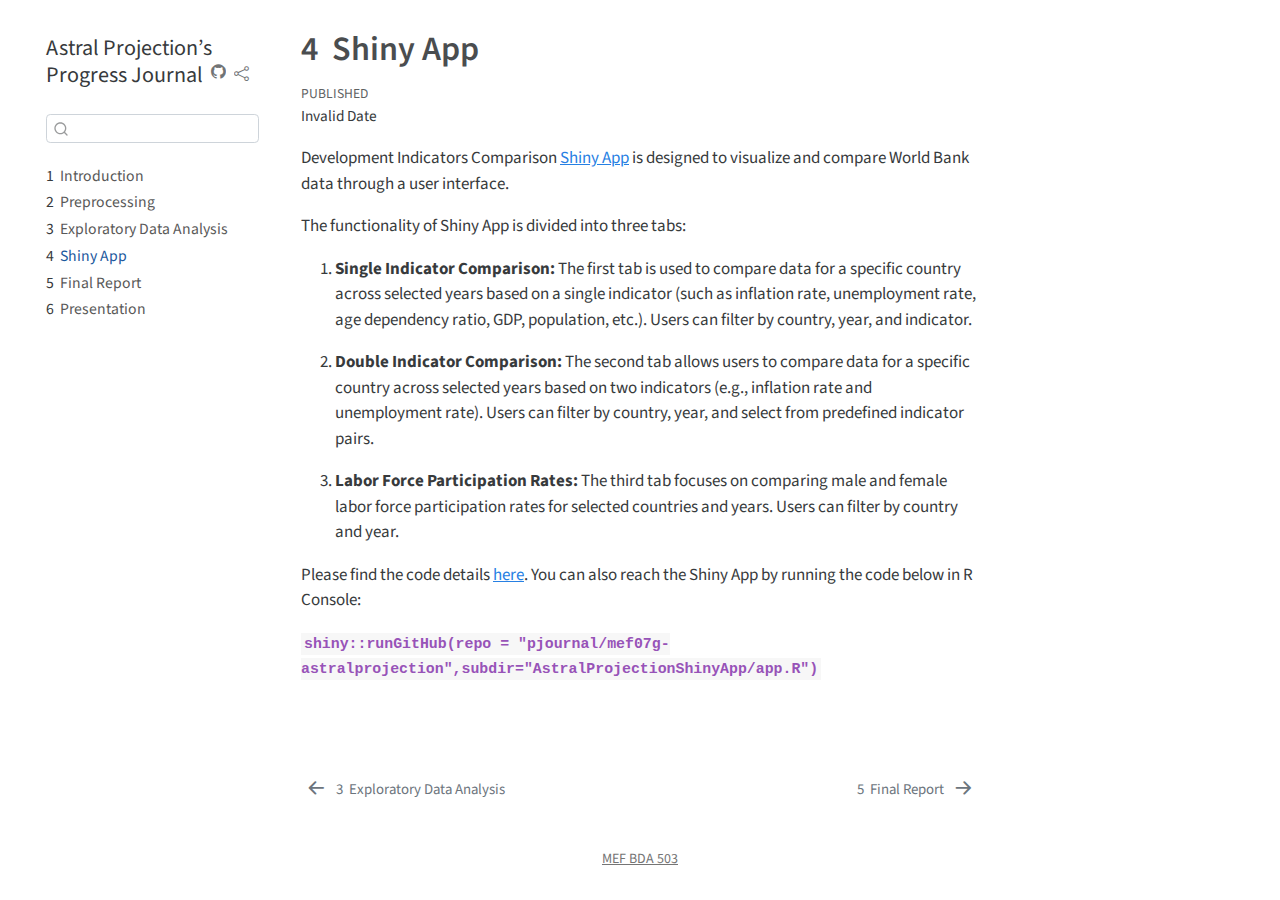
<file: docs/shinyapp.html>
<!DOCTYPE html>
<html xmlns="http://www.w3.org/1999/xhtml" lang="en" xml:lang="en"><head>

<meta charset="utf-8">
<meta name="generator" content="quarto-1.3.450">

<meta name="viewport" content="width=device-width, initial-scale=1.0, user-scalable=yes">


<title>Astral Projection’s Progress Journal - 4&nbsp; Shiny App</title>
<style>
code{white-space: pre-wrap;}
span.smallcaps{font-variant: small-caps;}
div.columns{display: flex; gap: min(4vw, 1.5em);}
div.column{flex: auto; overflow-x: auto;}
div.hanging-indent{margin-left: 1.5em; text-indent: -1.5em;}
ul.task-list{list-style: none;}
ul.task-list li input[type="checkbox"] {
  width: 0.8em;
  margin: 0 0.8em 0.2em -1em; /* quarto-specific, see https://github.com/quarto-dev/quarto-cli/issues/4556 */ 
  vertical-align: middle;
}
</style>


<script src="site_libs/quarto-nav/quarto-nav.js"></script>
<script src="site_libs/quarto-nav/headroom.min.js"></script>
<script src="site_libs/clipboard/clipboard.min.js"></script>
<script src="site_libs/quarto-search/autocomplete.umd.js"></script>
<script src="site_libs/quarto-search/fuse.min.js"></script>
<script src="site_libs/quarto-search/quarto-search.js"></script>
<meta name="quarto:offset" content="./">
<link href="./report.html" rel="next">
<link href="./eda.html" rel="prev">
<script src="site_libs/quarto-html/quarto.js"></script>
<script src="site_libs/quarto-html/popper.min.js"></script>
<script src="site_libs/quarto-html/tippy.umd.min.js"></script>
<script src="site_libs/quarto-html/anchor.min.js"></script>
<link href="site_libs/quarto-html/tippy.css" rel="stylesheet">
<link href="site_libs/quarto-html/quarto-syntax-highlighting.css" rel="stylesheet" id="quarto-text-highlighting-styles">
<script src="site_libs/bootstrap/bootstrap.min.js"></script>
<link href="site_libs/bootstrap/bootstrap-icons.css" rel="stylesheet">
<link href="site_libs/bootstrap/bootstrap.min.css" rel="stylesheet" id="quarto-bootstrap" data-mode="light">
<script id="quarto-search-options" type="application/json">{
  "location": "sidebar",
  "copy-button": false,
  "collapse-after": 3,
  "panel-placement": "start",
  "type": "textbox",
  "limit": 20,
  "language": {
    "search-no-results-text": "No results",
    "search-matching-documents-text": "matching documents",
    "search-copy-link-title": "Copy link to search",
    "search-hide-matches-text": "Hide additional matches",
    "search-more-match-text": "more match in this document",
    "search-more-matches-text": "more matches in this document",
    "search-clear-button-title": "Clear",
    "search-detached-cancel-button-title": "Cancel",
    "search-submit-button-title": "Submit",
    "search-label": "Search"
  }
}</script>


</head>

<body class="nav-sidebar floating">

<div id="quarto-search-results"></div>
  <header id="quarto-header" class="headroom fixed-top">
  <nav class="quarto-secondary-nav">
    <div class="container-fluid d-flex">
      <button type="button" class="quarto-btn-toggle btn" data-bs-toggle="collapse" data-bs-target="#quarto-sidebar,#quarto-sidebar-glass" aria-controls="quarto-sidebar" aria-expanded="false" aria-label="Toggle sidebar navigation" onclick="if (window.quartoToggleHeadroom) { window.quartoToggleHeadroom(); }">
        <i class="bi bi-layout-text-sidebar-reverse"></i>
      </button>
      <nav class="quarto-page-breadcrumbs" aria-label="breadcrumb"><ol class="breadcrumb"><li class="breadcrumb-item"><a href="./shinyapp.html"><span class="chapter-number">4</span>&nbsp; <span class="chapter-title">Shiny App</span></a></li></ol></nav>
      <a class="flex-grow-1" role="button" data-bs-toggle="collapse" data-bs-target="#quarto-sidebar,#quarto-sidebar-glass" aria-controls="quarto-sidebar" aria-expanded="false" aria-label="Toggle sidebar navigation" onclick="if (window.quartoToggleHeadroom) { window.quartoToggleHeadroom(); }">      
      </a>
      <button type="button" class="btn quarto-search-button" aria-label="" onclick="window.quartoOpenSearch();">
        <i class="bi bi-search"></i>
      </button>
    </div>
  </nav>
</header>
<!-- content -->
<div id="quarto-content" class="quarto-container page-columns page-rows-contents page-layout-article">
<!-- sidebar -->
  <nav id="quarto-sidebar" class="sidebar collapse collapse-horizontal sidebar-navigation floating overflow-auto">
    <div class="pt-lg-2 mt-2 text-left sidebar-header">
    <div class="sidebar-title mb-0 py-0">
      <a href="./">Astral Projection’s Progress Journal</a> 
        <div class="sidebar-tools-main">
    <a href="https://github.com/pjournal/mef07g-astralprojection" rel="" title="Source Code" class="quarto-navigation-tool px-1" aria-label="Source Code"><i class="bi bi-github"></i></a>
    <div class="dropdown">
      <a href="" title="Share" id="quarto-navigation-tool-dropdown-0" class="quarto-navigation-tool dropdown-toggle px-1" data-bs-toggle="dropdown" aria-expanded="false" aria-label="Share"><i class="bi bi-share"></i></a>
      <ul class="dropdown-menu" aria-labelledby="quarto-navigation-tool-dropdown-0">
          <li>
            <a class="dropdown-item sidebar-tools-main-item" href="https://twitter.com/intent/tweet?url=|url|">
              <i class="bi bi-bi-twitter pe-1"></i>
            Twitter
            </a>
          </li>
          <li>
            <a class="dropdown-item sidebar-tools-main-item" href="https://www.facebook.com/sharer/sharer.php?u=|url|">
              <i class="bi bi-bi-facebook pe-1"></i>
            Facebook
            </a>
          </li>
      </ul>
    </div>
</div>
    </div>
      </div>
        <div class="mt-2 flex-shrink-0 align-items-center">
        <div class="sidebar-search">
        <div id="quarto-search" class="" title="Search"></div>
        </div>
        </div>
    <div class="sidebar-menu-container"> 
    <ul class="list-unstyled mt-1">
        <li class="sidebar-item">
  <div class="sidebar-item-container"> 
  <a href="./index.html" class="sidebar-item-text sidebar-link">
 <span class="menu-text"><span class="chapter-number">1</span>&nbsp; <span class="chapter-title">Introduction</span></span></a>
  </div>
</li>
        <li class="sidebar-item">
  <div class="sidebar-item-container"> 
  <a href="./assignment1.html" class="sidebar-item-text sidebar-link">
 <span class="menu-text"><span class="chapter-number">2</span>&nbsp; <span class="chapter-title">Preprocessing</span></span></a>
  </div>
</li>
        <li class="sidebar-item">
  <div class="sidebar-item-container"> 
  <a href="./eda.html" class="sidebar-item-text sidebar-link">
 <span class="menu-text"><span class="chapter-number">3</span>&nbsp; <span class="chapter-title">Exploratory Data Analysis</span></span></a>
  </div>
</li>
        <li class="sidebar-item">
  <div class="sidebar-item-container"> 
  <a href="./shinyapp.html" class="sidebar-item-text sidebar-link active">
 <span class="menu-text"><span class="chapter-number">4</span>&nbsp; <span class="chapter-title">Shiny App</span></span></a>
  </div>
</li>
        <li class="sidebar-item">
  <div class="sidebar-item-container"> 
  <a href="./report.html" class="sidebar-item-text sidebar-link">
 <span class="menu-text"><span class="chapter-number">5</span>&nbsp; <span class="chapter-title">Final Report</span></span></a>
  </div>
</li>
        <li class="sidebar-item">
  <div class="sidebar-item-container"> 
  <a href="./presentation.html" class="sidebar-item-text sidebar-link">
 <span class="menu-text"><span class="chapter-number">6</span>&nbsp; <span class="chapter-title">Presentation</span></span></a>
  </div>
</li>
    </ul>
    </div>
</nav>
<div id="quarto-sidebar-glass" data-bs-toggle="collapse" data-bs-target="#quarto-sidebar,#quarto-sidebar-glass"></div>
<!-- margin-sidebar -->
    <div id="quarto-margin-sidebar" class="sidebar margin-sidebar">
        
    </div>
<!-- main -->
<main class="content" id="quarto-document-content">

<header id="title-block-header" class="quarto-title-block default">
<div class="quarto-title">
<h1 class="title"><span class="chapter-number">4</span>&nbsp; <span class="chapter-title">Shiny App</span></h1>
</div>



<div class="quarto-title-meta">

    
    <div>
    <div class="quarto-title-meta-heading">Published</div>
    <div class="quarto-title-meta-contents">
      <p class="date">Invalid Date</p>
    </div>
  </div>
  
    
  </div>
  

</header>

<p>Development Indicators Comparison <a href="https://gozdeugurkayar.shinyapps.io/AstralProjection/">Shiny App</a> is designed to visualize and compare World Bank data through a user interface.</p>
<p>The functionality of Shiny App is divided into three tabs:</p>
<ol type="1">
<li><p><strong>Single Indicator Comparison:</strong> The first tab is used to compare data for a specific country across selected years based on a single indicator (such as inflation rate, unemployment rate, age dependency ratio, GDP, population, etc.). Users can filter by country, year, and indicator.</p></li>
<li><p><strong>Double Indicator Comparison:</strong> The second tab allows users to compare data for a specific country across selected years based on two indicators (e.g., inflation rate and unemployment rate). Users can filter by country, year, and select from predefined indicator pairs.</p></li>
<li><p><strong>Labor Force Participation Rates:</strong> The third tab focuses on comparing male and female labor force participation rates for selected countries and years. Users can filter by country and year.</p></li>
</ol>
<p>Please find the code details <a href="https://github.com/pjournal/mef07g-astralprojection/blob/main/AstralProjectionShinyApp/app.R">here</a>. You can also reach the Shiny App by running the code below in R Console:</p>
<p><strong><code>shiny::runGitHub(repo = "pjournal/mef07g-astralprojection",subdir="AstralProjectionShinyApp/app.R")</code></strong></p>



</main> <!-- /main -->
<script id="quarto-html-after-body" type="application/javascript">
window.document.addEventListener("DOMContentLoaded", function (event) {
  const toggleBodyColorMode = (bsSheetEl) => {
    const mode = bsSheetEl.getAttribute("data-mode");
    const bodyEl = window.document.querySelector("body");
    if (mode === "dark") {
      bodyEl.classList.add("quarto-dark");
      bodyEl.classList.remove("quarto-light");
    } else {
      bodyEl.classList.add("quarto-light");
      bodyEl.classList.remove("quarto-dark");
    }
  }
  const toggleBodyColorPrimary = () => {
    const bsSheetEl = window.document.querySelector("link#quarto-bootstrap");
    if (bsSheetEl) {
      toggleBodyColorMode(bsSheetEl);
    }
  }
  toggleBodyColorPrimary();  
  const icon = "";
  const anchorJS = new window.AnchorJS();
  anchorJS.options = {
    placement: 'right',
    icon: icon
  };
  anchorJS.add('.anchored');
  const isCodeAnnotation = (el) => {
    for (const clz of el.classList) {
      if (clz.startsWith('code-annotation-')) {                     
        return true;
      }
    }
    return false;
  }
  const clipboard = new window.ClipboardJS('.code-copy-button', {
    text: function(trigger) {
      const codeEl = trigger.previousElementSibling.cloneNode(true);
      for (const childEl of codeEl.children) {
        if (isCodeAnnotation(childEl)) {
          childEl.remove();
        }
      }
      return codeEl.innerText;
    }
  });
  clipboard.on('success', function(e) {
    // button target
    const button = e.trigger;
    // don't keep focus
    button.blur();
    // flash "checked"
    button.classList.add('code-copy-button-checked');
    var currentTitle = button.getAttribute("title");
    button.setAttribute("title", "Copied!");
    let tooltip;
    if (window.bootstrap) {
      button.setAttribute("data-bs-toggle", "tooltip");
      button.setAttribute("data-bs-placement", "left");
      button.setAttribute("data-bs-title", "Copied!");
      tooltip = new bootstrap.Tooltip(button, 
        { trigger: "manual", 
          customClass: "code-copy-button-tooltip",
          offset: [0, -8]});
      tooltip.show();    
    }
    setTimeout(function() {
      if (tooltip) {
        tooltip.hide();
        button.removeAttribute("data-bs-title");
        button.removeAttribute("data-bs-toggle");
        button.removeAttribute("data-bs-placement");
      }
      button.setAttribute("title", currentTitle);
      button.classList.remove('code-copy-button-checked');
    }, 1000);
    // clear code selection
    e.clearSelection();
  });
  function tippyHover(el, contentFn) {
    const config = {
      allowHTML: true,
      content: contentFn,
      maxWidth: 500,
      delay: 100,
      arrow: false,
      appendTo: function(el) {
          return el.parentElement;
      },
      interactive: true,
      interactiveBorder: 10,
      theme: 'quarto',
      placement: 'bottom-start'
    };
    window.tippy(el, config); 
  }
  const noterefs = window.document.querySelectorAll('a[role="doc-noteref"]');
  for (var i=0; i<noterefs.length; i++) {
    const ref = noterefs[i];
    tippyHover(ref, function() {
      // use id or data attribute instead here
      let href = ref.getAttribute('data-footnote-href') || ref.getAttribute('href');
      try { href = new URL(href).hash; } catch {}
      const id = href.replace(/^#\/?/, "");
      const note = window.document.getElementById(id);
      return note.innerHTML;
    });
  }
      let selectedAnnoteEl;
      const selectorForAnnotation = ( cell, annotation) => {
        let cellAttr = 'data-code-cell="' + cell + '"';
        let lineAttr = 'data-code-annotation="' +  annotation + '"';
        const selector = 'span[' + cellAttr + '][' + lineAttr + ']';
        return selector;
      }
      const selectCodeLines = (annoteEl) => {
        const doc = window.document;
        const targetCell = annoteEl.getAttribute("data-target-cell");
        const targetAnnotation = annoteEl.getAttribute("data-target-annotation");
        const annoteSpan = window.document.querySelector(selectorForAnnotation(targetCell, targetAnnotation));
        const lines = annoteSpan.getAttribute("data-code-lines").split(",");
        const lineIds = lines.map((line) => {
          return targetCell + "-" + line;
        })
        let top = null;
        let height = null;
        let parent = null;
        if (lineIds.length > 0) {
            //compute the position of the single el (top and bottom and make a div)
            const el = window.document.getElementById(lineIds[0]);
            top = el.offsetTop;
            height = el.offsetHeight;
            parent = el.parentElement.parentElement;
          if (lineIds.length > 1) {
            const lastEl = window.document.getElementById(lineIds[lineIds.length - 1]);
            const bottom = lastEl.offsetTop + lastEl.offsetHeight;
            height = bottom - top;
          }
          if (top !== null && height !== null && parent !== null) {
            // cook up a div (if necessary) and position it 
            let div = window.document.getElementById("code-annotation-line-highlight");
            if (div === null) {
              div = window.document.createElement("div");
              div.setAttribute("id", "code-annotation-line-highlight");
              div.style.position = 'absolute';
              parent.appendChild(div);
            }
            div.style.top = top - 2 + "px";
            div.style.height = height + 4 + "px";
            let gutterDiv = window.document.getElementById("code-annotation-line-highlight-gutter");
            if (gutterDiv === null) {
              gutterDiv = window.document.createElement("div");
              gutterDiv.setAttribute("id", "code-annotation-line-highlight-gutter");
              gutterDiv.style.position = 'absolute';
              const codeCell = window.document.getElementById(targetCell);
              const gutter = codeCell.querySelector('.code-annotation-gutter');
              gutter.appendChild(gutterDiv);
            }
            gutterDiv.style.top = top - 2 + "px";
            gutterDiv.style.height = height + 4 + "px";
          }
          selectedAnnoteEl = annoteEl;
        }
      };
      const unselectCodeLines = () => {
        const elementsIds = ["code-annotation-line-highlight", "code-annotation-line-highlight-gutter"];
        elementsIds.forEach((elId) => {
          const div = window.document.getElementById(elId);
          if (div) {
            div.remove();
          }
        });
        selectedAnnoteEl = undefined;
      };
      // Attach click handler to the DT
      const annoteDls = window.document.querySelectorAll('dt[data-target-cell]');
      for (const annoteDlNode of annoteDls) {
        annoteDlNode.addEventListener('click', (event) => {
          const clickedEl = event.target;
          if (clickedEl !== selectedAnnoteEl) {
            unselectCodeLines();
            const activeEl = window.document.querySelector('dt[data-target-cell].code-annotation-active');
            if (activeEl) {
              activeEl.classList.remove('code-annotation-active');
            }
            selectCodeLines(clickedEl);
            clickedEl.classList.add('code-annotation-active');
          } else {
            // Unselect the line
            unselectCodeLines();
            clickedEl.classList.remove('code-annotation-active');
          }
        });
      }
  const findCites = (el) => {
    const parentEl = el.parentElement;
    if (parentEl) {
      const cites = parentEl.dataset.cites;
      if (cites) {
        return {
          el,
          cites: cites.split(' ')
        };
      } else {
        return findCites(el.parentElement)
      }
    } else {
      return undefined;
    }
  };
  var bibliorefs = window.document.querySelectorAll('a[role="doc-biblioref"]');
  for (var i=0; i<bibliorefs.length; i++) {
    const ref = bibliorefs[i];
    const citeInfo = findCites(ref);
    if (citeInfo) {
      tippyHover(citeInfo.el, function() {
        var popup = window.document.createElement('div');
        citeInfo.cites.forEach(function(cite) {
          var citeDiv = window.document.createElement('div');
          citeDiv.classList.add('hanging-indent');
          citeDiv.classList.add('csl-entry');
          var biblioDiv = window.document.getElementById('ref-' + cite);
          if (biblioDiv) {
            citeDiv.innerHTML = biblioDiv.innerHTML;
          }
          popup.appendChild(citeDiv);
        });
        return popup.innerHTML;
      });
    }
  }
});
</script>
<nav class="page-navigation">
  <div class="nav-page nav-page-previous">
      <a href="./eda.html" class="pagination-link">
        <i class="bi bi-arrow-left-short"></i> <span class="nav-page-text"><span class="chapter-number">3</span>&nbsp; <span class="chapter-title">Exploratory Data Analysis</span></span>
      </a>          
  </div>
  <div class="nav-page nav-page-next">
      <a href="./report.html" class="pagination-link">
        <span class="nav-page-text"><span class="chapter-number">5</span>&nbsp; <span class="chapter-title">Final Report</span></span> <i class="bi bi-arrow-right-short"></i>
      </a>
  </div>
</nav>
</div> <!-- /content -->
<footer class="footer">
  <div class="nav-footer">
    <div class="nav-footer-left">
      &nbsp;
    </div>   
    <div class="nav-footer-center"><a href="https://mef-bda503.github.io">MEF BDA 503</a></div>
    <div class="nav-footer-right">
      &nbsp;
    </div>
  </div>
</footer>



</body></html>
</file>
<file: site_libs/quarto-html/tippy.css>
.tippy-box[data-animation=fade][data-state=hidden]{opacity:0}[data-tippy-root]{max-width:calc(100vw - 10px)}.tippy-box{position:relative;background-color:#333;color:#fff;border-radius:4px;font-size:14px;line-height:1.4;white-space:normal;outline:0;transition-property:transform,visibility,opacity}.tippy-box[data-placement^=top]>.tippy-arrow{bottom:0}.tippy-box[data-placement^=top]>.tippy-arrow:before{bottom:-7px;left:0;border-width:8px 8px 0;border-top-color:initial;transform-origin:center top}.tippy-box[data-placement^=bottom]>.tippy-arrow{top:0}.tippy-box[data-placement^=bottom]>.tippy-arrow:before{top:-7px;left:0;border-width:0 8px 8px;border-bottom-color:initial;transform-origin:center bottom}.tippy-box[data-placement^=left]>.tippy-arrow{right:0}.tippy-box[data-placement^=left]>.tippy-arrow:before{border-width:8px 0 8px 8px;border-left-color:initial;right:-7px;transform-origin:center left}.tippy-box[data-placement^=right]>.tippy-arrow{left:0}.tippy-box[data-placement^=right]>.tippy-arrow:before{left:-7px;border-width:8px 8px 8px 0;border-right-color:initial;transform-origin:center right}.tippy-box[data-inertia][data-state=visible]{transition-timing-function:cubic-bezier(.54,1.5,.38,1.11)}.tippy-arrow{width:16px;height:16px;color:#333}.tippy-arrow:before{content:"";position:absolute;border-color:transparent;border-style:solid}.tippy-content{position:relative;padding:5px 9px;z-index:1}
</file>
<file: site_libs/quarto-html/quarto-syntax-highlighting.css>
/* quarto syntax highlight colors */
:root {
  --quarto-hl-ot-color: #003B4F;
  --quarto-hl-at-color: #657422;
  --quarto-hl-ss-color: #20794D;
  --quarto-hl-an-color: #5E5E5E;
  --quarto-hl-fu-color: #4758AB;
  --quarto-hl-st-color: #20794D;
  --quarto-hl-cf-color: #003B4F;
  --quarto-hl-op-color: #5E5E5E;
  --quarto-hl-er-color: #AD0000;
  --quarto-hl-bn-color: #AD0000;
  --quarto-hl-al-color: #AD0000;
  --quarto-hl-va-color: #111111;
  --quarto-hl-bu-color: inherit;
  --quarto-hl-ex-color: inherit;
  --quarto-hl-pp-color: #AD0000;
  --quarto-hl-in-color: #5E5E5E;
  --quarto-hl-vs-color: #20794D;
  --quarto-hl-wa-color: #5E5E5E;
  --quarto-hl-do-color: #5E5E5E;
  --quarto-hl-im-color: #00769E;
  --quarto-hl-ch-color: #20794D;
  --quarto-hl-dt-color: #AD0000;
  --quarto-hl-fl-color: #AD0000;
  --quarto-hl-co-color: #5E5E5E;
  --quarto-hl-cv-color: #5E5E5E;
  --quarto-hl-cn-color: #8f5902;
  --quarto-hl-sc-color: #5E5E5E;
  --quarto-hl-dv-color: #AD0000;
  --quarto-hl-kw-color: #003B4F;
}

/* other quarto variables */
:root {
  --quarto-font-monospace: SFMono-Regular, Menlo, Monaco, Consolas, "Liberation Mono", "Courier New", monospace;
}

pre > code.sourceCode > span {
  color: #003B4F;
}

code span {
  color: #003B4F;
}

code.sourceCode > span {
  color: #003B4F;
}

div.sourceCode,
div.sourceCode pre.sourceCode {
  color: #003B4F;
}

code span.ot {
  color: #003B4F;
  font-style: inherit;
}

code span.at {
  color: #657422;
  font-style: inherit;
}

code span.ss {
  color: #20794D;
  font-style: inherit;
}

code span.an {
  color: #5E5E5E;
  font-style: inherit;
}

code span.fu {
  color: #4758AB;
  font-style: inherit;
}

code span.st {
  color: #20794D;
  font-style: inherit;
}

code span.cf {
  color: #003B4F;
  font-style: inherit;
}

code span.op {
  color: #5E5E5E;
  font-style: inherit;
}

code span.er {
  color: #AD0000;
  font-style: inherit;
}

code span.bn {
  color: #AD0000;
  font-style: inherit;
}

code span.al {
  color: #AD0000;
  font-style: inherit;
}

code span.va {
  color: #111111;
  font-style: inherit;
}

code span.bu {
  font-style: inherit;
}

code span.ex {
  font-style: inherit;
}

code span.pp {
  color: #AD0000;
  font-style: inherit;
}

code span.in {
  color: #5E5E5E;
  font-style: inherit;
}

code span.vs {
  color: #20794D;
  font-style: inherit;
}

code span.wa {
  color: #5E5E5E;
  font-style: italic;
}

code span.do {
  color: #5E5E5E;
  font-style: italic;
}

code span.im {
  color: #00769E;
  font-style: inherit;
}

code span.ch {
  color: #20794D;
  font-style: inherit;
}

code span.dt {
  color: #AD0000;
  font-style: inherit;
}

code span.fl {
  color: #AD0000;
  font-style: inherit;
}

code span.co {
  color: #5E5E5E;
  font-style: inherit;
}

code span.cv {
  color: #5E5E5E;
  font-style: italic;
}

code span.cn {
  color: #8f5902;
  font-style: inherit;
}

code span.sc {
  color: #5E5E5E;
  font-style: inherit;
}

code span.dv {
  color: #AD0000;
  font-style: inherit;
}

code span.kw {
  color: #003B4F;
  font-style: inherit;
}

.prevent-inlining {
  content: "</";
}

/*# sourceMappingURL=debc5d5d77c3f9108843748ff7464032.css.map */
</file>
<file: docs/site_libs/quarto-html/tippy.css>
.tippy-box[data-animation=fade][data-state=hidden]{opacity:0}[data-tippy-root]{max-width:calc(100vw - 10px)}.tippy-box{position:relative;background-color:#333;color:#fff;border-radius:4px;font-size:14px;line-height:1.4;white-space:normal;outline:0;transition-property:transform,visibility,opacity}.tippy-box[data-placement^=top]>.tippy-arrow{bottom:0}.tippy-box[data-placement^=top]>.tippy-arrow:before{bottom:-7px;left:0;border-width:8px 8px 0;border-top-color:initial;transform-origin:center top}.tippy-box[data-placement^=bottom]>.tippy-arrow{top:0}.tippy-box[data-placement^=bottom]>.tippy-arrow:before{top:-7px;left:0;border-width:0 8px 8px;border-bottom-color:initial;transform-origin:center bottom}.tippy-box[data-placement^=left]>.tippy-arrow{right:0}.tippy-box[data-placement^=left]>.tippy-arrow:before{border-width:8px 0 8px 8px;border-left-color:initial;right:-7px;transform-origin:center left}.tippy-box[data-placement^=right]>.tippy-arrow{left:0}.tippy-box[data-placement^=right]>.tippy-arrow:before{left:-7px;border-width:8px 8px 8px 0;border-right-color:initial;transform-origin:center right}.tippy-box[data-inertia][data-state=visible]{transition-timing-function:cubic-bezier(.54,1.5,.38,1.11)}.tippy-arrow{width:16px;height:16px;color:#333}.tippy-arrow:before{content:"";position:absolute;border-color:transparent;border-style:solid}.tippy-content{position:relative;padding:5px 9px;z-index:1}
</file>
<file: docs/site_libs/quarto-html/quarto-syntax-highlighting.css>
/* quarto syntax highlight colors */
:root {
  --quarto-hl-ot-color: #003B4F;
  --quarto-hl-at-color: #657422;
  --quarto-hl-ss-color: #20794D;
  --quarto-hl-an-color: #5E5E5E;
  --quarto-hl-fu-color: #4758AB;
  --quarto-hl-st-color: #20794D;
  --quarto-hl-cf-color: #003B4F;
  --quarto-hl-op-color: #5E5E5E;
  --quarto-hl-er-color: #AD0000;
  --quarto-hl-bn-color: #AD0000;
  --quarto-hl-al-color: #AD0000;
  --quarto-hl-va-color: #111111;
  --quarto-hl-bu-color: inherit;
  --quarto-hl-ex-color: inherit;
  --quarto-hl-pp-color: #AD0000;
  --quarto-hl-in-color: #5E5E5E;
  --quarto-hl-vs-color: #20794D;
  --quarto-hl-wa-color: #5E5E5E;
  --quarto-hl-do-color: #5E5E5E;
  --quarto-hl-im-color: #00769E;
  --quarto-hl-ch-color: #20794D;
  --quarto-hl-dt-color: #AD0000;
  --quarto-hl-fl-color: #AD0000;
  --quarto-hl-co-color: #5E5E5E;
  --quarto-hl-cv-color: #5E5E5E;
  --quarto-hl-cn-color: #8f5902;
  --quarto-hl-sc-color: #5E5E5E;
  --quarto-hl-dv-color: #AD0000;
  --quarto-hl-kw-color: #003B4F;
}

/* other quarto variables */
:root {
  --quarto-font-monospace: SFMono-Regular, Menlo, Monaco, Consolas, "Liberation Mono", "Courier New", monospace;
}

pre > code.sourceCode > span {
  color: #003B4F;
}

code span {
  color: #003B4F;
}

code.sourceCode > span {
  color: #003B4F;
}

div.sourceCode,
div.sourceCode pre.sourceCode {
  color: #003B4F;
}

code span.ot {
  color: #003B4F;
  font-style: inherit;
}

code span.at {
  color: #657422;
  font-style: inherit;
}

code span.ss {
  color: #20794D;
  font-style: inherit;
}

code span.an {
  color: #5E5E5E;
  font-style: inherit;
}

code span.fu {
  color: #4758AB;
  font-style: inherit;
}

code span.st {
  color: #20794D;
  font-style: inherit;
}

code span.cf {
  color: #003B4F;
  font-style: inherit;
}

code span.op {
  color: #5E5E5E;
  font-style: inherit;
}

code span.er {
  color: #AD0000;
  font-style: inherit;
}

code span.bn {
  color: #AD0000;
  font-style: inherit;
}

code span.al {
  color: #AD0000;
  font-style: inherit;
}

code span.va {
  color: #111111;
  font-style: inherit;
}

code span.bu {
  font-style: inherit;
}

code span.ex {
  font-style: inherit;
}

code span.pp {
  color: #AD0000;
  font-style: inherit;
}

code span.in {
  color: #5E5E5E;
  font-style: inherit;
}

code span.vs {
  color: #20794D;
  font-style: inherit;
}

code span.wa {
  color: #5E5E5E;
  font-style: italic;
}

code span.do {
  color: #5E5E5E;
  font-style: italic;
}

code span.im {
  color: #00769E;
  font-style: inherit;
}

code span.ch {
  color: #20794D;
  font-style: inherit;
}

code span.dt {
  color: #AD0000;
  font-style: inherit;
}

code span.fl {
  color: #AD0000;
  font-style: inherit;
}

code span.co {
  color: #5E5E5E;
  font-style: inherit;
}

code span.cv {
  color: #5E5E5E;
  font-style: italic;
}

code span.cn {
  color: #8f5902;
  font-style: inherit;
}

code span.sc {
  color: #5E5E5E;
  font-style: inherit;
}

code span.dv {
  color: #AD0000;
  font-style: inherit;
}

code span.kw {
  color: #003B4F;
  font-style: inherit;
}

.prevent-inlining {
  content: "</";
}

/*# sourceMappingURL=debc5d5d77c3f9108843748ff7464032.css.map */
</file>
<file: docs/site_libs/lightable-0.0.1/lightable.css>
/*!
 * lightable v0.0.1
 * Copyright 2020 Hao Zhu
 * Licensed under MIT (https://github.com/haozhu233/kableExtra/blob/master/LICENSE)
 */

.lightable-minimal {
  border-collapse: separate;
  border-spacing: 16px 1px;
  width: 100%;
  margin-bottom: 10px;
}

.lightable-minimal td {
  margin-left: 5px;
  margin-right: 5px;
}

.lightable-minimal th {
  margin-left: 5px;
  margin-right: 5px;
}

.lightable-minimal thead tr:last-child th {
  border-bottom: 2px solid #00000050;
  empty-cells: hide;

}

.lightable-minimal tbody tr:first-child td {
  padding-top: 0.5em;
}

.lightable-minimal.lightable-hover tbody tr:hover {
  background-color: #f5f5f5;
}

.lightable-minimal.lightable-striped tbody tr:nth-child(even) {
  background-color: #f5f5f5;
}

.lightable-classic {
  border-top: 0.16em solid #111111;
  border-bottom: 0.16em solid #111111;
  width: 100%;
  margin-bottom: 10px;
  margin: 10px 5px;
}

.lightable-classic tfoot tr td {
  border: 0;
}

.lightable-classic tfoot tr:first-child td {
  border-top: 0.14em solid #111111;
}

.lightable-classic caption {
  color: #222222;
}

.lightable-classic td {
  padding-left: 5px;
  padding-right: 5px;
  color: #222222;
}

.lightable-classic th {
  padding-left: 5px;
  padding-right: 5px;
  font-weight: normal;
  color: #222222;
}

.lightable-classic thead tr:last-child th {
  border-bottom: 0.10em solid #111111;
}

.lightable-classic.lightable-hover tbody tr:hover {
  background-color: #F9EEC1;
}

.lightable-classic.lightable-striped tbody tr:nth-child(even) {
  background-color: #f5f5f5;
}

.lightable-classic-2 {
  border-top: 3px double #111111;
  border-bottom: 3px double #111111;
  width: 100%;
  margin-bottom: 10px;
}

.lightable-classic-2 tfoot tr td {
  border: 0;
}

.lightable-classic-2 tfoot tr:first-child td {
  border-top: 3px double #111111;
}

.lightable-classic-2 caption {
  color: #222222;
}

.lightable-classic-2 td {
  padding-left: 5px;
  padding-right: 5px;
  color: #222222;
}

.lightable-classic-2 th {
  padding-left: 5px;
  padding-right: 5px;
  font-weight: normal;
  color: #222222;
}

.lightable-classic-2 tbody tr:last-child td {
  border-bottom: 3px double #111111;
}

.lightable-classic-2 thead tr:last-child th {
  border-bottom: 1px solid #111111;
}

.lightable-classic-2.lightable-hover tbody tr:hover {
  background-color: #F9EEC1;
}

.lightable-classic-2.lightable-striped tbody tr:nth-child(even) {
  background-color: #f5f5f5;
}

.lightable-material {
  min-width: 100%;
  white-space: nowrap;
  table-layout: fixed;
  font-family: Roboto, sans-serif;
  border: 1px solid #EEE;
  border-collapse: collapse;
  margin-bottom: 10px;
}

.lightable-material tfoot tr td {
  border: 0;
}

.lightable-material tfoot tr:first-child td {
  border-top: 1px solid #EEE;
}

.lightable-material th {
  height: 56px;
  padding-left: 16px;
  padding-right: 16px;
}

.lightable-material td {
  height: 52px;
  padding-left: 16px;
  padding-right: 16px;
  border-top: 1px solid #eeeeee;
}

.lightable-material.lightable-hover tbody tr:hover {
  background-color: #f5f5f5;
}

.lightable-material.lightable-striped tbody tr:nth-child(even) {
  background-color: #f5f5f5;
}

.lightable-material.lightable-striped tbody td {
  border: 0;
}

.lightable-material.lightable-striped thead tr:last-child th {
  border-bottom: 1px solid #ddd;
}

.lightable-material-dark {
  min-width: 100%;
  white-space: nowrap;
  table-layout: fixed;
  font-family: Roboto, sans-serif;
  border: 1px solid #FFFFFF12;
  border-collapse: collapse;
  margin-bottom: 10px;
  background-color: #363640;
}

.lightable-material-dark tfoot tr td {
  border: 0;
}

.lightable-material-dark tfoot tr:first-child td {
  border-top: 1px solid #FFFFFF12;
}

.lightable-material-dark th {
  height: 56px;
  padding-left: 16px;
  padding-right: 16px;
  color: #FFFFFF60;
}

.lightable-material-dark td {
  height: 52px;
  padding-left: 16px;
  padding-right: 16px;
  color: #FFFFFF;
  border-top: 1px solid #FFFFFF12;
}

.lightable-material-dark.lightable-hover tbody tr:hover {
  background-color: #FFFFFF12;
}

.lightable-material-dark.lightable-striped tbody tr:nth-child(even) {
  background-color: #FFFFFF12;
}

.lightable-material-dark.lightable-striped tbody td {
  border: 0;
}

.lightable-material-dark.lightable-striped thead tr:last-child th {
  border-bottom: 1px solid #FFFFFF12;
}

.lightable-paper {
  width: 100%;
  margin-bottom: 10px;
  color: #444;
}

.lightable-paper tfoot tr td {
  border: 0;
}

.lightable-paper tfoot tr:first-child td {
  border-top: 1px solid #00000020;
}

.lightable-paper thead tr:last-child th {
  color: #666;
  vertical-align: bottom;
  border-bottom: 1px solid #00000020;
  line-height: 1.15em;
  padding: 10px 5px;
}

.lightable-paper td {
  vertical-align: middle;
  border-bottom: 1px solid #00000010;
  line-height: 1.15em;
  padding: 7px 5px;
}

.lightable-paper.lightable-hover tbody tr:hover {
  background-color: #F9EEC1;
}

.lightable-paper.lightable-striped tbody tr:nth-child(even) {
  background-color: #00000008;
}

.lightable-paper.lightable-striped tbody td {
  border: 0;
}
</file>
